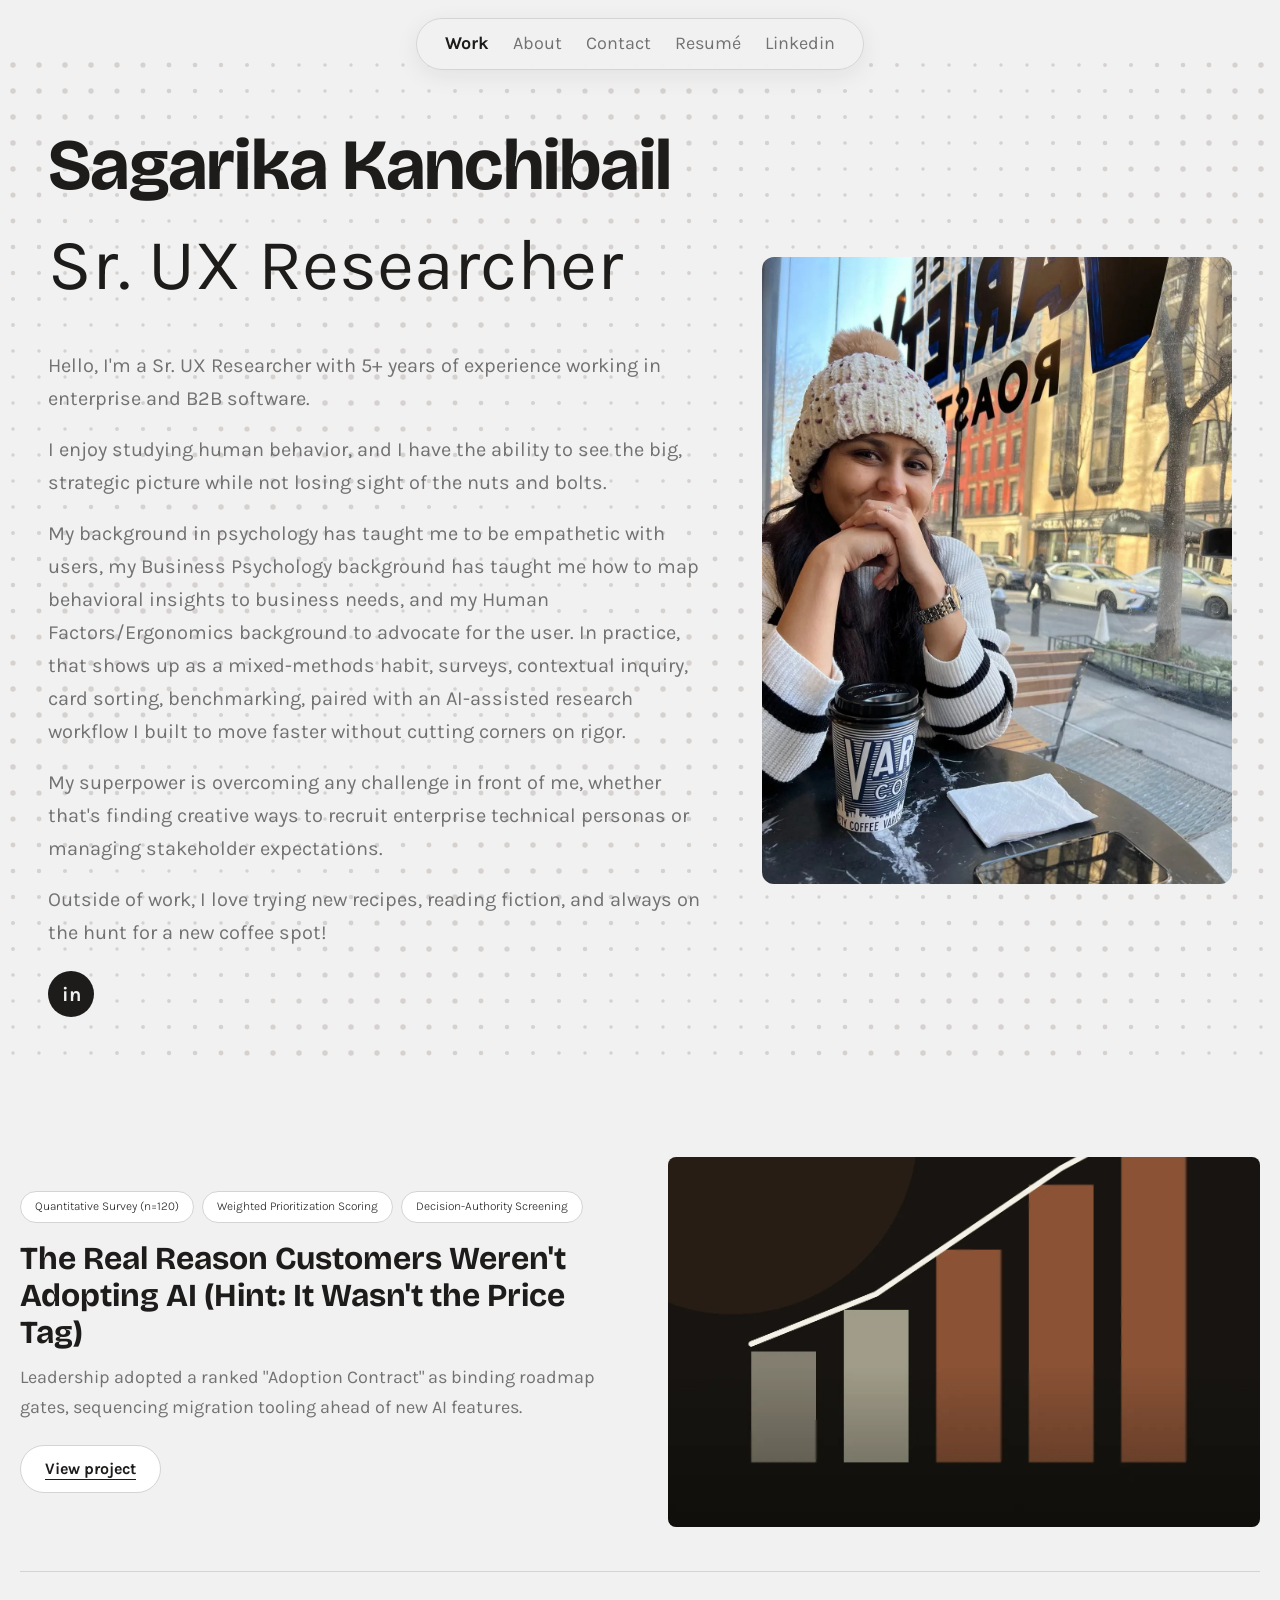
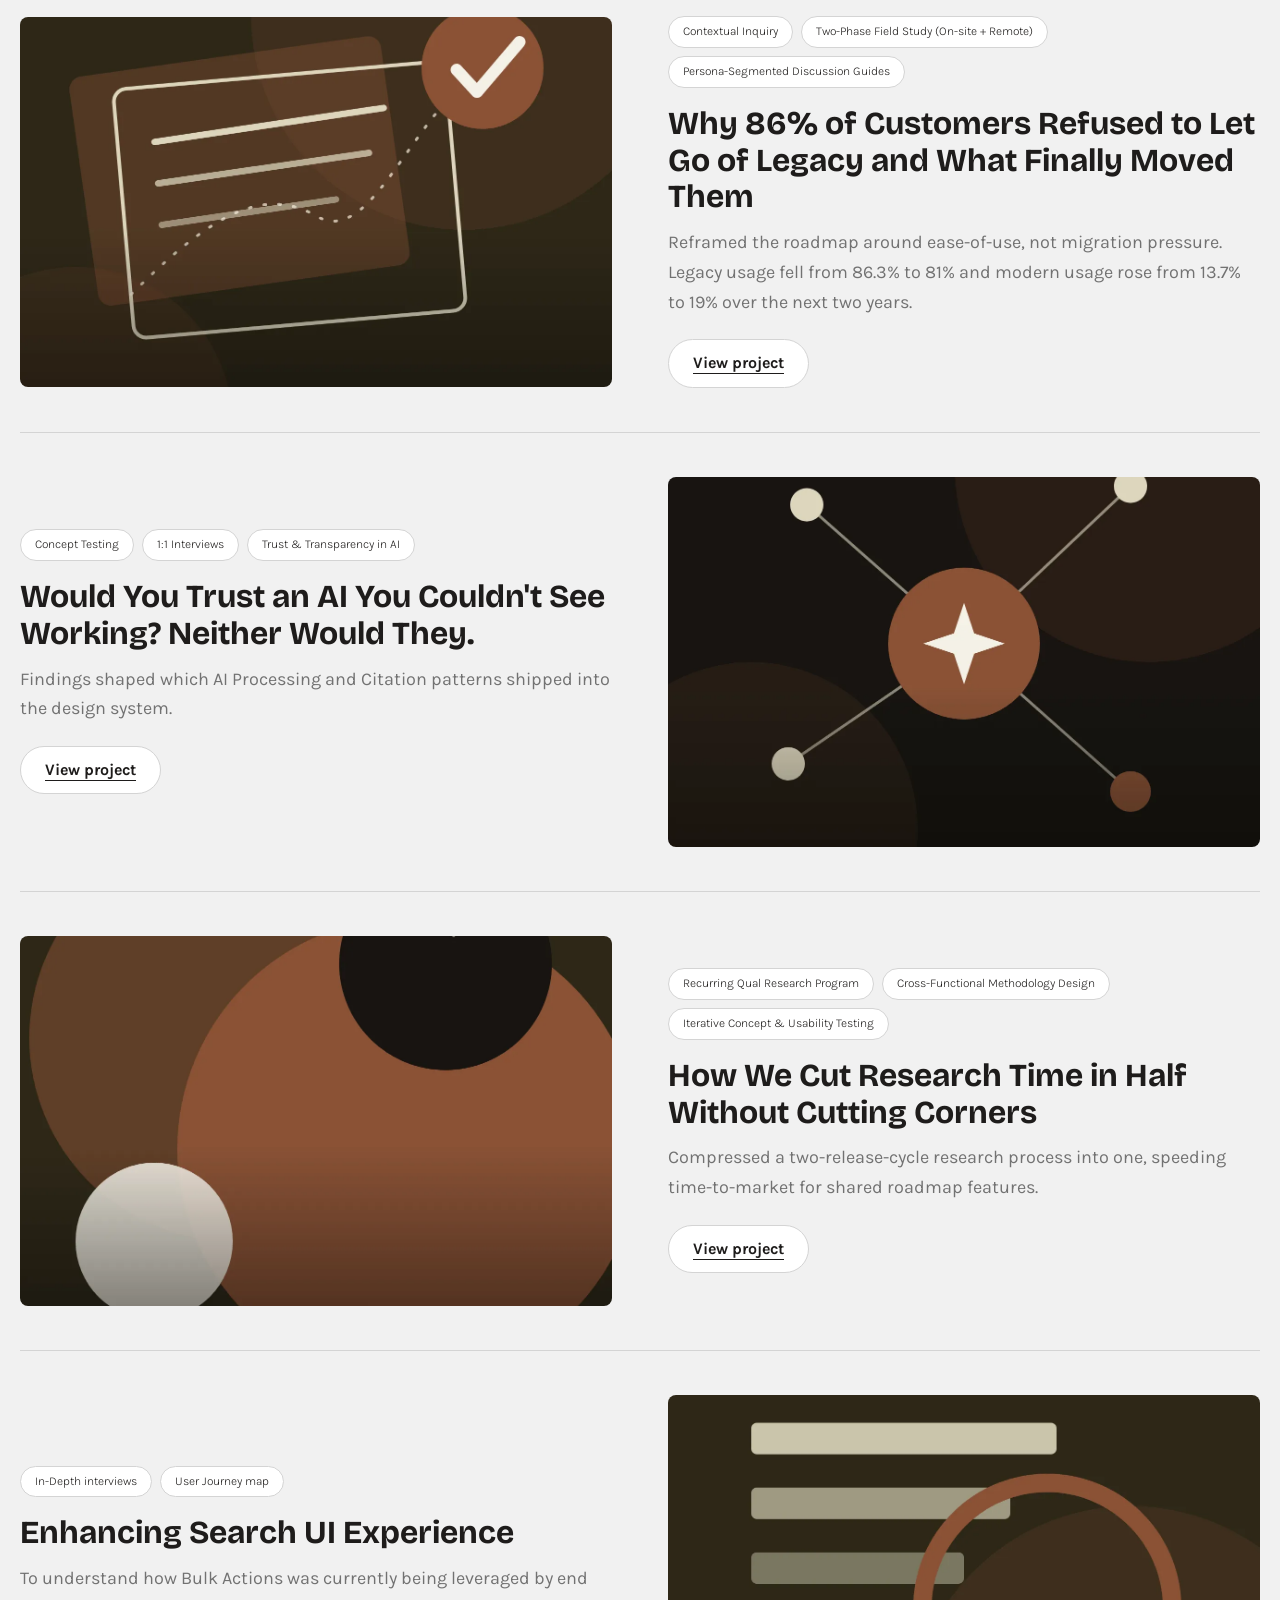
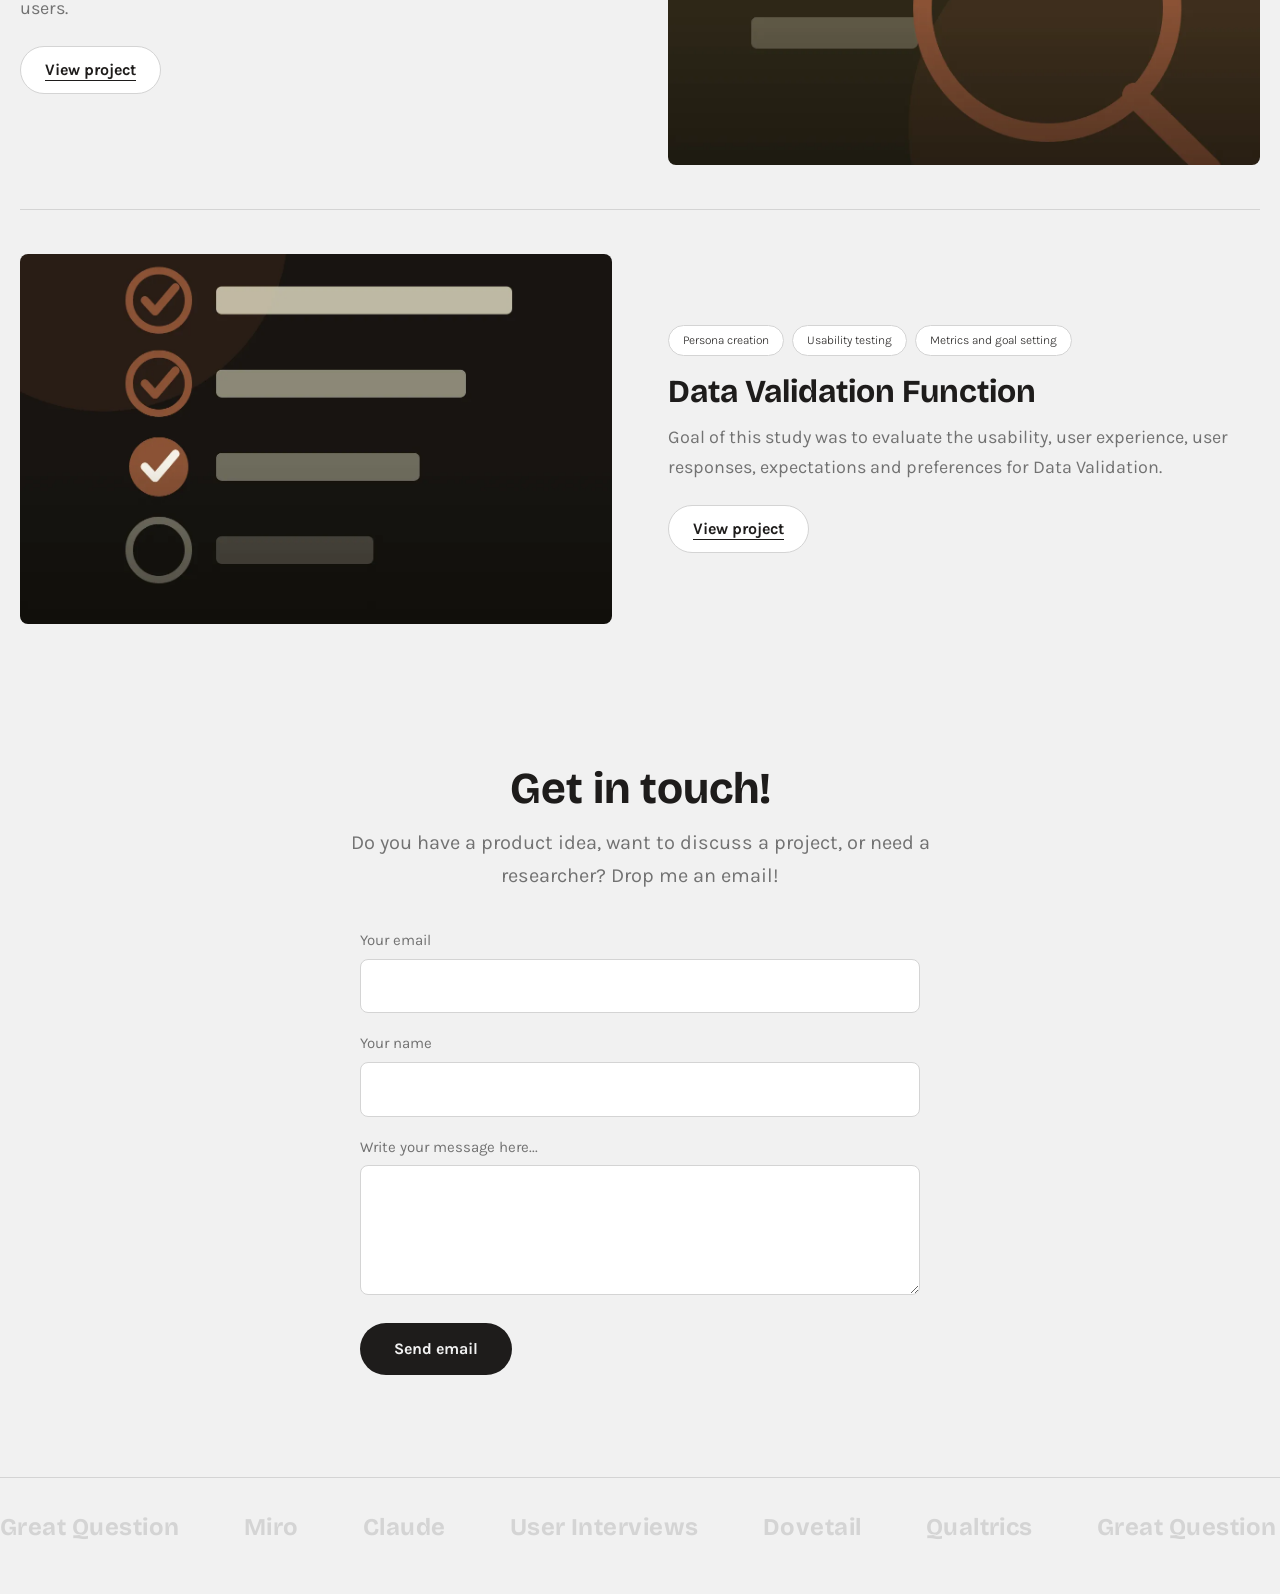
<file: index.html>
<!DOCTYPE html>
<html lang="en">
<head>
  <meta charset="UTF-8">
  <meta name="viewport" content="width=device-width, initial-scale=1.0">
  <title>Sagarika Kanchibail - UX Researcher</title>
  <meta name="description" content="I'm a UX researcher. I'm passionate about creating usable digital products. I have worked with incredibly talented people across different companies.">
  <meta name="robots" content="noindex">
  <link rel="preconnect" href="https://fonts.googleapis.com">
  <link rel="preconnect" href="https://fonts.gstatic.com" crossorigin>
  <link href="https://fonts.googleapis.com/css2?family=Bricolage+Grotesque:opsz,wght@12..96,300;12..96,400;12..96,700&family=Karla:ital,wght@0,300;0,400;0,700;1,400&display=swap" rel="stylesheet">
  <link rel="stylesheet" href="assets/css/style.css">
</head>
<body>

  <div class="nav-shell">
    <nav class="pillnav" aria-label="Main navigation">
      <a href="index.html" class="active">Work</a>
      <a href="about.html">About</a>
      <a href="contact.html">Contact</a>
      <a href="assets/files/Sagarika_Kanchibail_Resume.pdf" target="_blank" rel="noopener">Resumé</a>
      <a href="https://www.linkedin.com/in/sagarikakanchibail/" target="_blank" rel="noopener">Linkedin</a>
    </nav>
  </div>

  <header class="hero">
    <canvas id="dotgrid" aria-hidden="true"></canvas>
    <div class="wrap hero-inner">
      <div class="hero-text">
        <h1>Sagarika Kanchibail</h1>
        <p class="role">Sr. UX Researcher</p>
        <div class="intro">
          <p>Hello, I'm a Sr. UX Researcher with 5+ years of experience working in enterprise and B2B software.</p>
          <p>I enjoy studying human behavior, and I have the ability to see the big, strategic picture while not losing sight of the nuts and bolts.</p>
          <p>My background in psychology has taught me to be empathetic with users, my Business Psychology background has taught me how to map behavioral insights to business needs, and my Human Factors/Ergonomics background to advocate for the user. In practice, that shows up as a mixed-methods habit, surveys, contextual inquiry, card sorting, benchmarking, paired with an AI-assisted research workflow I built to move faster without cutting corners on rigor.</p>
          <p>My superpower is overcoming any challenge in front of me, whether that's finding creative ways to recruit enterprise technical personas or managing stakeholder expectations.</p>
          <p>Outside of work, I love trying new recipes, reading fiction, and always on the hunt for a new coffee spot!</p>
        </div>
        <div class="social-row">
          <a href="https://www.linkedin.com/in/sagarikakanchibail/" target="_blank" rel="noopener" aria-label="LinkedIn">in</a>
        </div>
      </div>
      <div class="hero-photo">
        <img src="assets/images/hero-portrait.webp" alt="Portrait of Sagarika Kanchibail smiling outdoors, colorful historic harbor houses behind">
      </div>
    </div>
  </header>

  <main class="wrap work">

    <article class="project-card">
      <div class="card-text">
        <div class="tags">
          <span class="tag">Quantitative Survey (n=120)</span>
          <span class="tag">Weighted Prioritization Scoring</span>
          <span class="tag">Decision-Authority Screening</span>
        </div>
        <h2><a href="projects/migration-readiness.html">The Real Reason Customers Weren't Adopting AI (Hint: It Wasn't the Price Tag)</a></h2>
        <p class="sub">Leadership adopted a ranked "Adoption Contract" as binding roadmap gates, sequencing migration tooling ahead of new AI features.</p>
        <a class="view-link" href="projects/migration-readiness.html">View project</a>
      </div>
      <div class="card-media">
        <img src="assets/images/thumb-migration.webp" alt="Measuring Migration Confidence — bar chart graphic, n = 120 decision-makers">
      </div>
    </article>

    <article class="project-card flip">
      <div class="card-text">
        <div class="tags">
          <span class="tag">Contextual Inquiry</span>
          <span class="tag">Two-Phase Field Study (On-site + Remote)</span>
          <span class="tag">Persona-Segmented Discussion Guides</span>
        </div>
        <h2><a href="projects/living-with-legacy.html">Why 86% of Customers Refused to Let Go of Legacy and What Finally Moved Them</a></h2>
        <p class="sub">Reframed the roadmap around ease-of-use, not migration pressure. Legacy usage fell from 86.3% to 81% and modern usage rose from 13.7% to 19% over the next two years.</p>
        <a class="view-link" href="projects/living-with-legacy.html">View project</a>
      </div>
      <div class="card-media">
        <img src="assets/images/thumb-legacy.webp" alt="Living With Legacy — legacy interface illustration with checkmark badge">
      </div>
    </article>

    <article class="project-card">
      <div class="card-text">
        <div class="tags">
          <span class="tag">Concept Testing</span>
          <span class="tag">1:1 Interviews</span>
          <span class="tag">Trust &amp; Transparency in AI</span>
        </div>
        <h2><a href="projects/ai-processing-citations.html">Would You Trust an AI You Couldn't See Working? Neither Would They.</a></h2>
        <p class="sub">Findings shaped which AI Processing and Citation patterns shipped into the design system.</p>
        <a class="view-link" href="projects/ai-processing-citations.html">View project</a>
      </div>
      <div class="card-media">
        <img src="assets/images/thumb-ai-processing.webp" alt="AI Processing + Citations — network graphic with sparkle icon">
      </div>
    </article>

    <article class="project-card flip">
      <div class="card-text">
        <div class="tags">
          <span class="tag">Recurring Qual Research Program</span>
          <span class="tag">Cross-Functional Methodology Design</span>
          <span class="tag">Iterative Concept &amp; Usability Testing</span>
        </div>
        <h2><a href="projects/rolling-research.html">How We Cut Research Time in Half Without Cutting Corners</a></h2>
        <p class="sub">Compressed a two-release-cycle research process into one, speeding time-to-market for shared roadmap features.</p>
        <a class="view-link" href="projects/rolling-research.html">View project</a>
      </div>
      <div class="card-media">
        <img src="assets/images/thumb-rolling-research.webp" alt="Rolling Research — abstract overlapping circles graphic">
      </div>
    </article>

    <article class="project-card">
      <div class="card-text">
        <div class="tags">
          <span class="tag">In-Depth interviews</span>
          <span class="tag">User Journey map</span>
        </div>
        <h2><a href="projects/enhancing-bulk-actions.html">Enhancing Search UI Experience</a></h2>
        <p class="sub">To understand how Bulk Actions was currently being leveraged by end users.</p>
        <a class="view-link" href="projects/enhancing-bulk-actions.html">View project</a>
      </div>
      <div class="card-media">
        <img src="assets/images/thumb-search-ui.webp" alt="Enhancing Search UI Experience — search rows graphic">
      </div>
    </article>

    <article class="project-card flip">
      <div class="card-text">
        <div class="tags">
          <span class="tag">Persona creation</span>
          <span class="tag">Usability testing</span>
          <span class="tag">Metrics and goal setting</span>
        </div>
        <h2><a href="projects/data-validation-function.html">Data Validation Function</a></h2>
        <p class="sub">Goal of this study was to evaluate the usability, user experience, user responses, expectations and preferences for Data Validation.</p>
        <a class="view-link" href="projects/data-validation-function.html">View project</a>
      </div>
      <div class="card-media">
        <img src="assets/images/thumb-data-validation.webp" alt="Data Validation Function — checklist graphic">
      </div>
    </article>

  </main>

  <section class="wrap contact-section" id="contact">
    <h2>Get in touch!</h2>
    <p class="lede">Do you have a product idea, want to discuss a project, or need a researcher? Drop me an email!</p>
    <form class="contact-form" data-contact-form>
      <div class="field">
        <label for="cf-email">Your email</label>
        <input id="cf-email" type="email" name="email" required>
      </div>
      <div class="field">
        <label for="cf-name">Your name</label>
        <input id="cf-name" type="text" name="name" required>
      </div>
      <div class="field">
        <label for="cf-msg">Write your message here...</label>
        <textarea id="cf-msg" name="message" required></textarea>
      </div>
      <button class="btn" type="submit">Send email</button>
      <p class="form-note"></p>
    </form>
    <p class="form-ok">Thanks — your message is on its way. I'll get back to you soon!</p>
  </section>

  <footer class="marquee" aria-label="Research tools">
    <div class="marquee-track">
      <span>Great Question</span><span>Miro</span><span>Claude</span><span>User Interviews</span><span>Dovetail</span><span>Qualtrics</span>
      <span>Great Question</span><span>Miro</span><span>Claude</span><span>User Interviews</span><span>Dovetail</span><span>Qualtrics</span>
    </div>
  </footer>

  <script src="assets/js/main.js"></script>
</body>
</html>
</file>
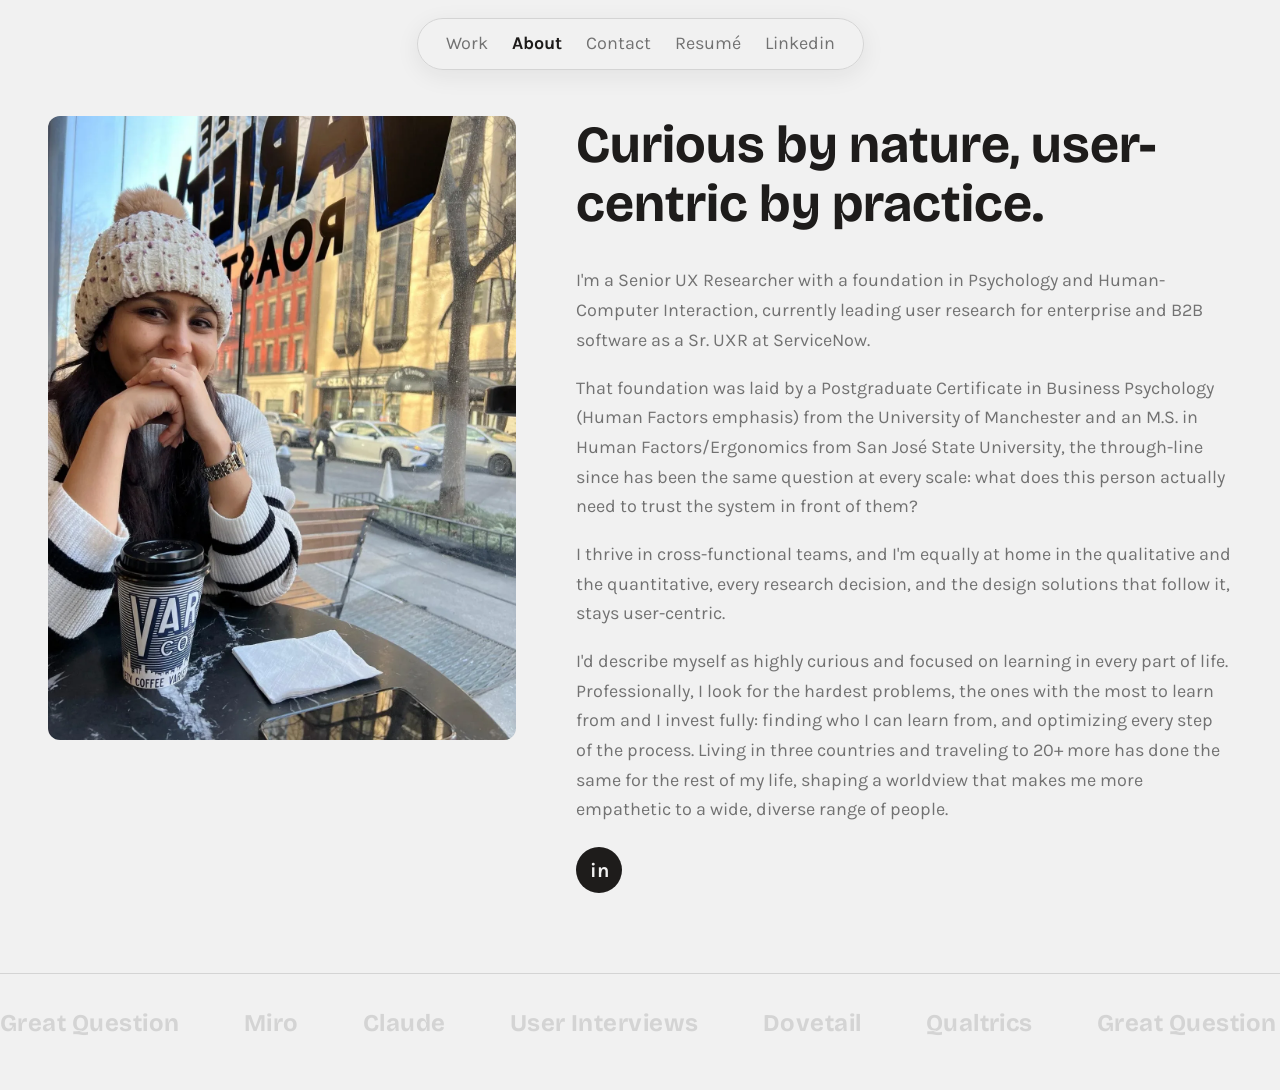
<file: about.html>
<!DOCTYPE html>
<html lang="en">
<head>
  <meta charset="UTF-8">
  <meta name="viewport" content="width=device-width, initial-scale=1.0">
  <title>About — Sagarika Kanchibail, UX Researcher</title>
  <meta name="description" content="I'm a UX researcher. I'm passionate about creating usable digital products. I have worked with incredibly talented people across different companies.">
  <meta name="robots" content="noindex">
  <link rel="preconnect" href="https://fonts.googleapis.com">
  <link rel="preconnect" href="https://fonts.gstatic.com" crossorigin>
  <link href="https://fonts.googleapis.com/css2?family=Bricolage+Grotesque:opsz,wght@12..96,300;12..96,400;12..96,700&family=Karla:ital,wght@0,300;0,400;0,700;1,400&display=swap" rel="stylesheet">
  <link rel="stylesheet" href="assets/css/style.css">
</head>
<body>

  <div class="nav-shell">
    <nav class="pillnav" aria-label="Main navigation">
      <a href="index.html">Work</a>
      <a href="about.html" class="active">About</a>
      <a href="contact.html">Contact</a>
      <a href="assets/files/Sagarika_Kanchibail_Resume.pdf" target="_blank" rel="noopener">Resumé</a>
      <a href="https://www.linkedin.com/in/sagarikakanchibail/" target="_blank" rel="noopener">Linkedin</a>
    </nav>
  </div>

  <main class="wrap">
    <div class="about-grid">
      <div>
        <img src="assets/images/hero-portrait.webp" alt="Portrait of Sagarika Kanchibail smiling outdoors, colorful historic harbor houses behind">
      </div>
      <div>
        <h1>Curious by nature, user-centric by practice.</h1>
        <p>I'm a Senior UX Researcher with a foundation in Psychology and Human-Computer Interaction, currently leading user research for enterprise and B2B software as a Sr. UXR at ServiceNow.</p>
        <p>That foundation was laid by a Postgraduate Certificate in Business Psychology (Human Factors emphasis) from the University of Manchester and an M.S. in Human Factors/Ergonomics from San José State University, the through-line since has been the same question at every scale: what does this person actually need to trust the system in front of them?</p>
        <p>I thrive in cross-functional teams, and I'm equally at home in the qualitative and the quantitative, every research decision, and the design solutions that follow it, stays user-centric.</p>
        <p>I'd describe myself as highly curious and focused on learning in every part of life. Professionally, I look for the hardest problems, the ones with the most to learn from and I invest fully: finding who I can learn from, and optimizing every step of the process. Living in three countries and traveling to 20+ more has done the same for the rest of my life, shaping a worldview that makes me more empathetic to a wide, diverse range of people.</p>
        <div class="social-row">
          <a href="https://www.linkedin.com/in/sagarikakanchibail/" target="_blank" rel="noopener" aria-label="LinkedIn">in</a>
        </div>
      </div>
    </div>
  </main>

  <footer class="marquee" aria-label="Research tools">
    <div class="marquee-track">
      <span>Great Question</span><span>Miro</span><span>Claude</span><span>User Interviews</span><span>Dovetail</span><span>Qualtrics</span>
      <span>Great Question</span><span>Miro</span><span>Claude</span><span>User Interviews</span><span>Dovetail</span><span>Qualtrics</span>
    </div>
  </footer>

  <script src="assets/js/main.js"></script>
</body>
</html>
</file>
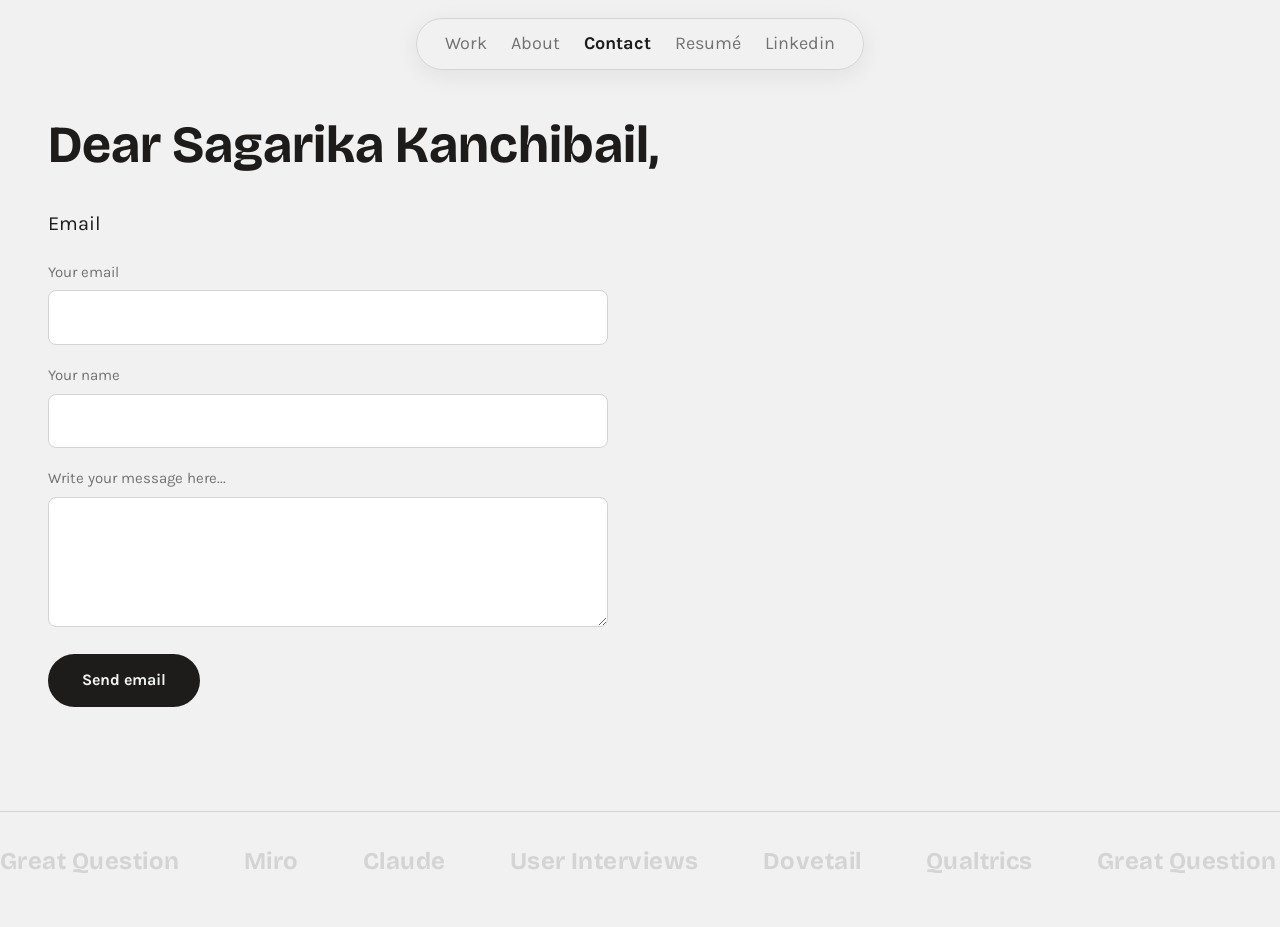
<file: contact.html>
<!DOCTYPE html>
<html lang="en">
<head>
  <meta charset="UTF-8">
  <meta name="viewport" content="width=device-width, initial-scale=1.0">
  <title>Contact — Sagarika Kanchibail, UX Researcher</title>
  <meta name="description" content="I'm a UX researcher. I'm passionate about creating usable digital products. I have worked with incredibly talented people across different companies.">
  <meta name="robots" content="noindex">
  <link rel="preconnect" href="https://fonts.googleapis.com">
  <link rel="preconnect" href="https://fonts.gstatic.com" crossorigin>
  <link href="https://fonts.googleapis.com/css2?family=Bricolage+Grotesque:opsz,wght@12..96,300;12..96,400;12..96,700&family=Karla:ital,wght@0,300;0,400;0,700;1,400&display=swap" rel="stylesheet">
  <link rel="stylesheet" href="assets/css/style.css">
</head>
<body>

  <div class="nav-shell">
    <nav class="pillnav" aria-label="Main navigation">
      <a href="index.html">Work</a>
      <a href="about.html">About</a>
      <a href="contact.html" class="active">Contact</a>
      <a href="assets/files/Sagarika_Kanchibail_Resume.pdf" target="_blank" rel="noopener">Resumé</a>
      <a href="https://www.linkedin.com/in/sagarikakanchibail/" target="_blank" rel="noopener">Linkedin</a>
    </nav>
  </div>

  <main class="wrap">
    <div class="contact-page">
      <h1>Dear Sagarika Kanchibail,</h1>
      <p class="lede-para">Email</p>
      <form class="contact-form" data-contact-form style="margin:0;">
        <div class="field">
          <label for="cf-email">Your email</label>
          <input id="cf-email" type="email" name="email" required>
        </div>
        <div class="field">
          <label for="cf-name">Your name</label>
          <input id="cf-name" type="text" name="name" required>
        </div>
        <div class="field">
          <label for="cf-msg">Write your message here...</label>
          <textarea id="cf-msg" name="message" required></textarea>
        </div>
        <button class="btn" type="submit">Send email</button>
        <p class="form-note"></p>
      </form>
      <p class="form-ok">Thanks — your message is on its way. I'll get back to you soon!</p>
    </div>
  </main>

  <footer class="marquee" aria-label="Research tools">
    <div class="marquee-track">
      <span>Great Question</span><span>Miro</span><span>Claude</span><span>User Interviews</span><span>Dovetail</span><span>Qualtrics</span>
      <span>Great Question</span><span>Miro</span><span>Claude</span><span>User Interviews</span><span>Dovetail</span><span>Qualtrics</span>
    </div>
  </footer>

  <script src="assets/js/main.js"></script>
</body>
</html>
</file>
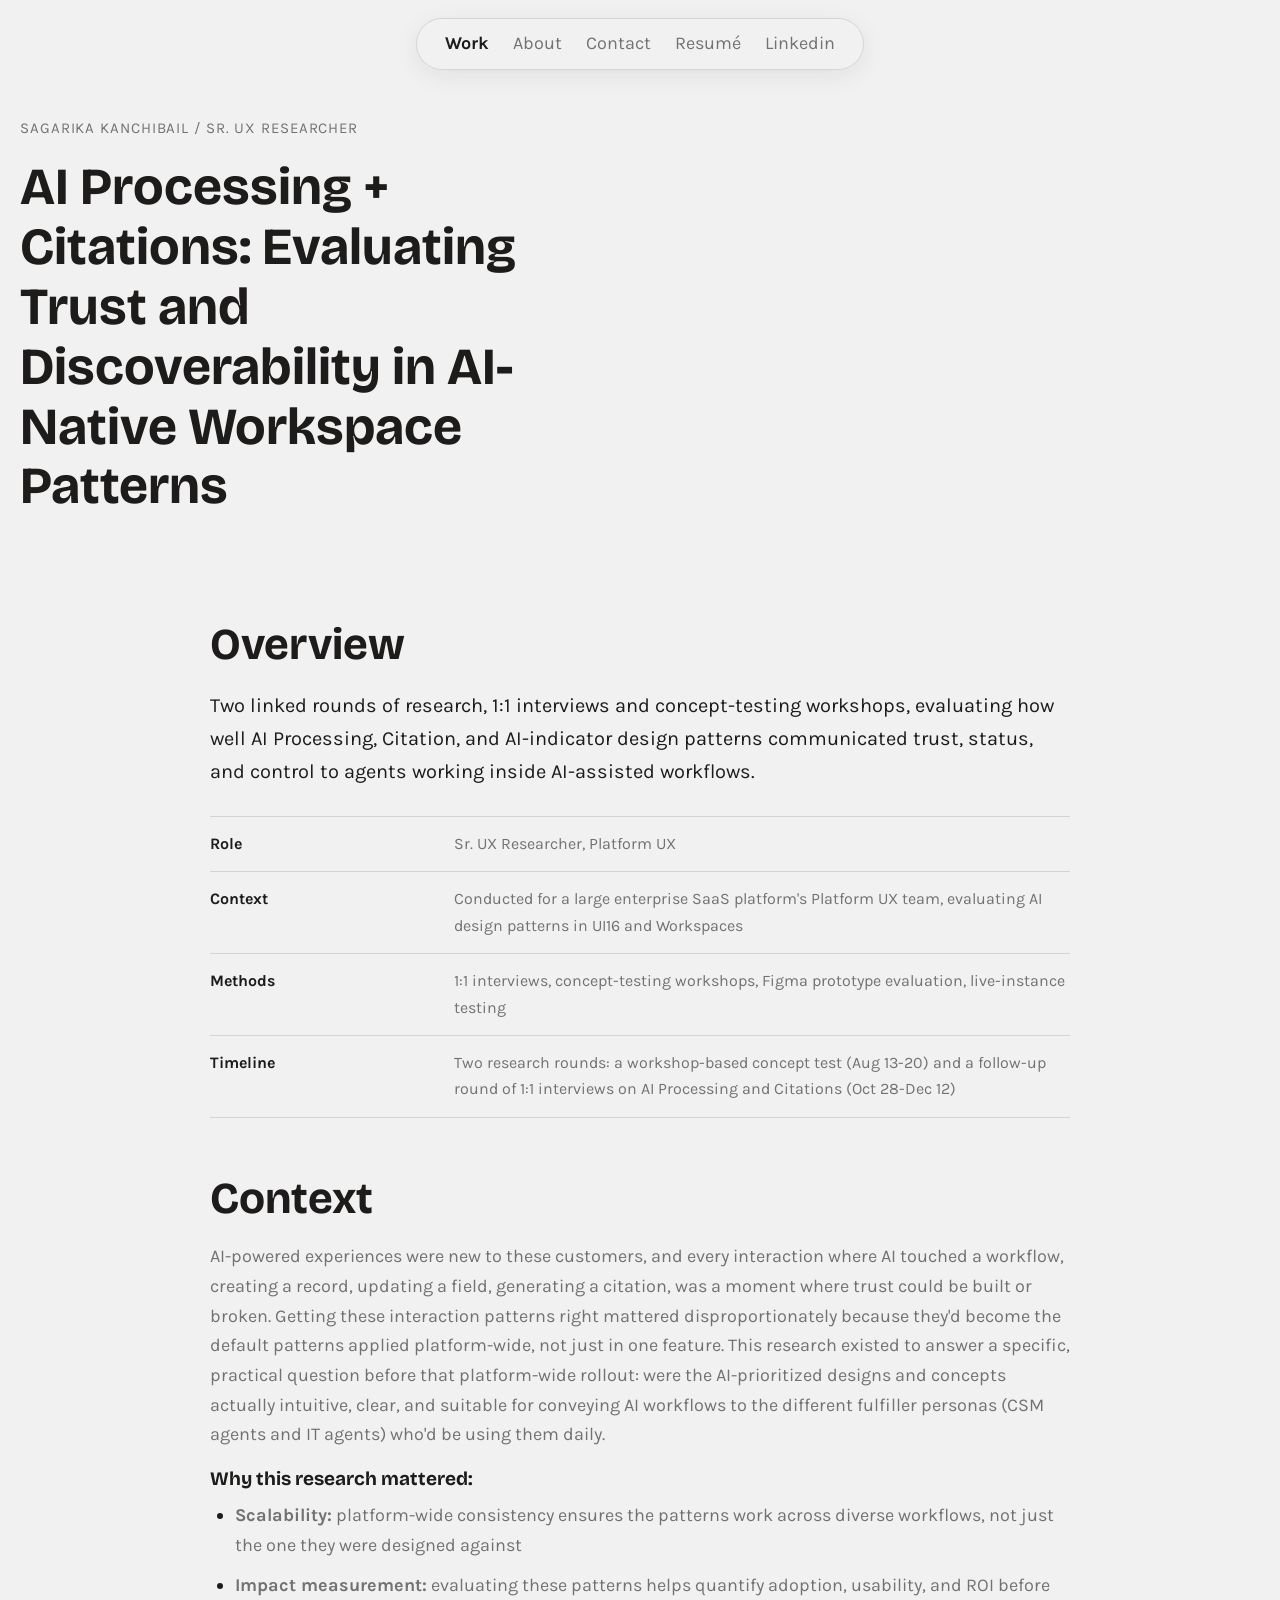
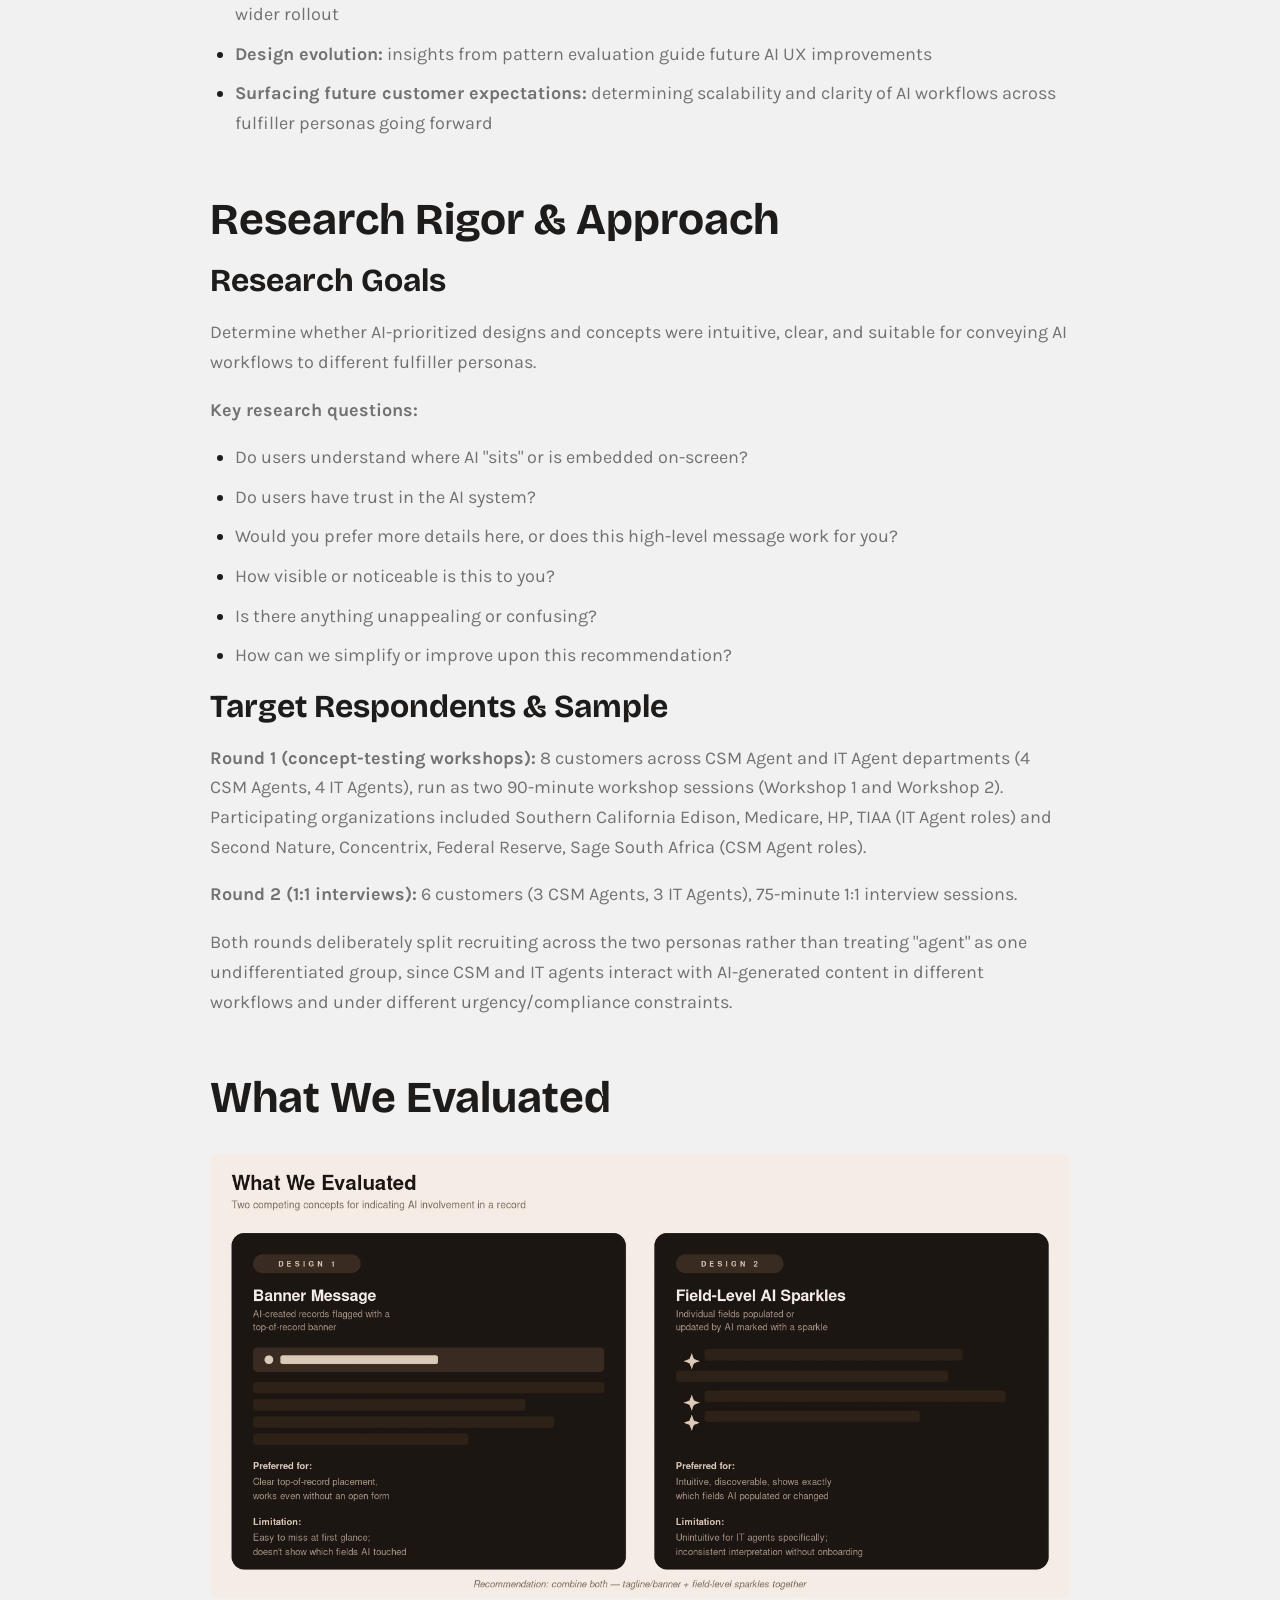
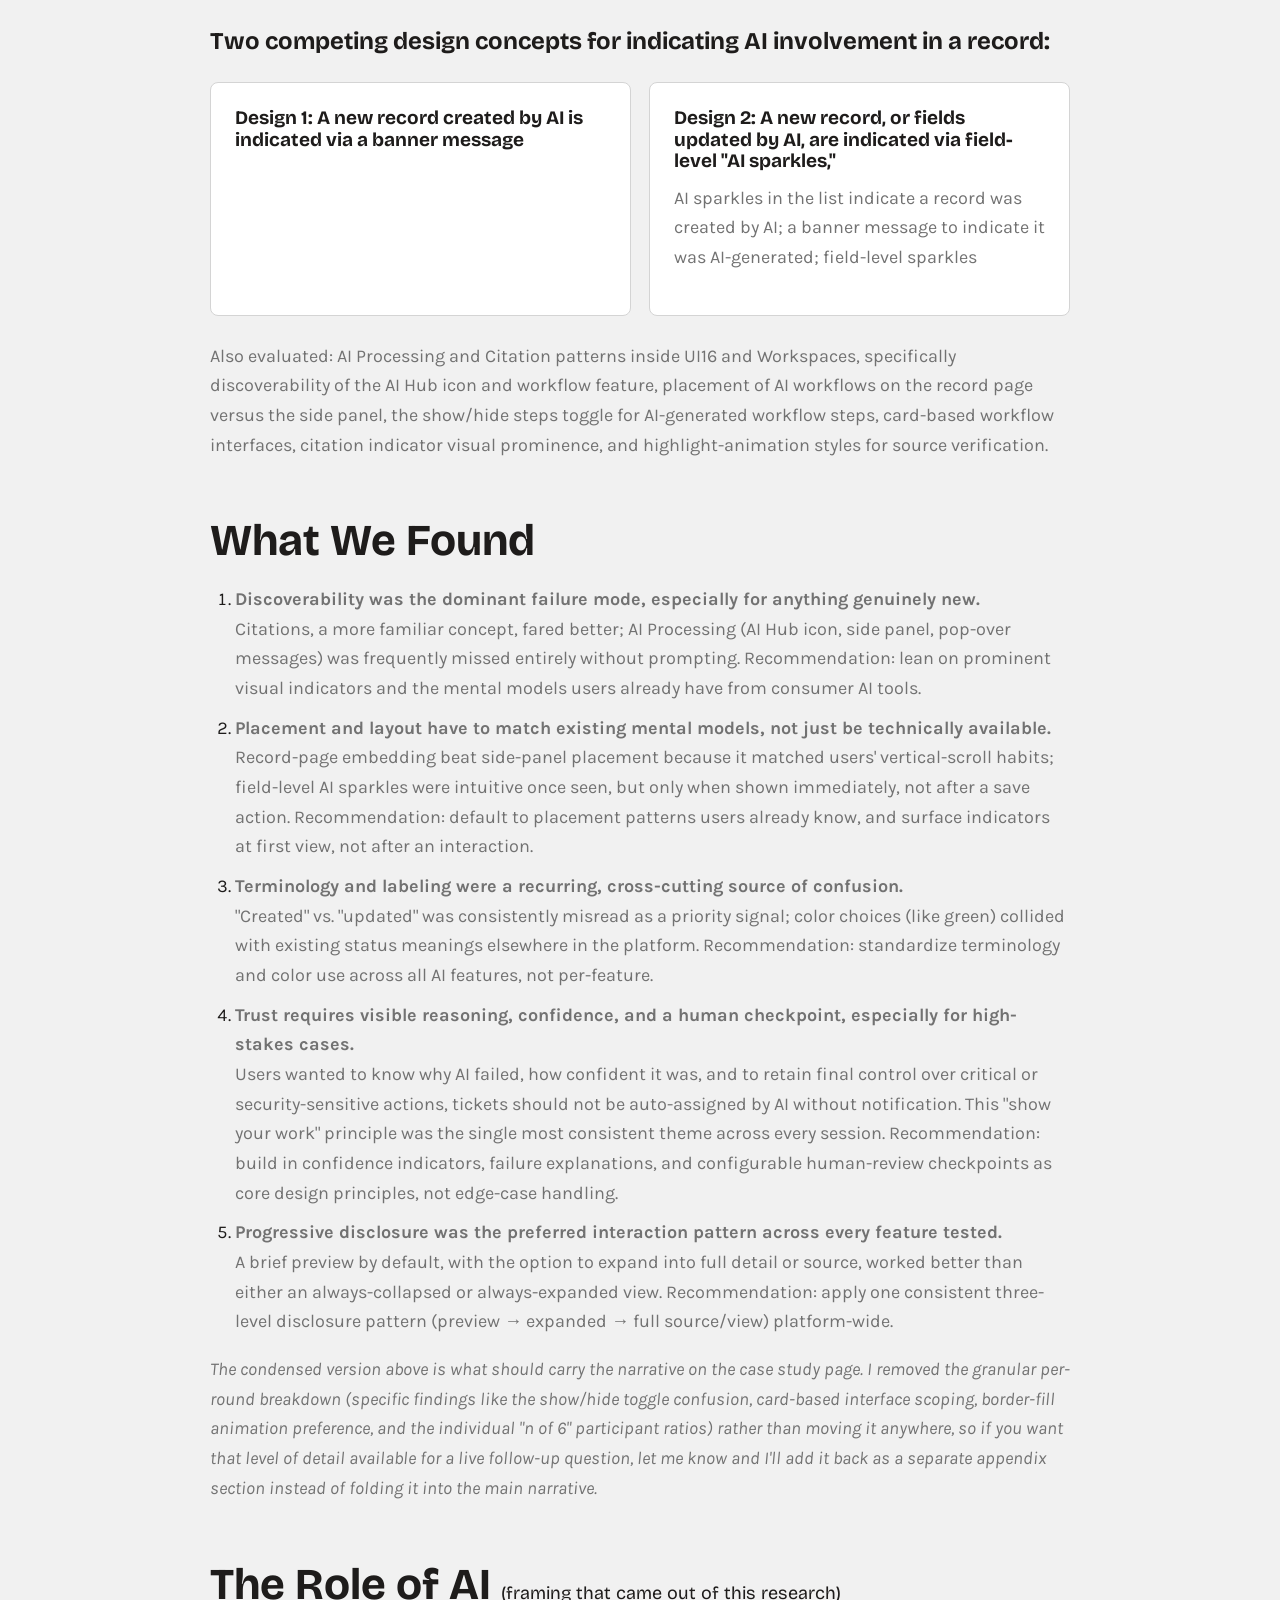
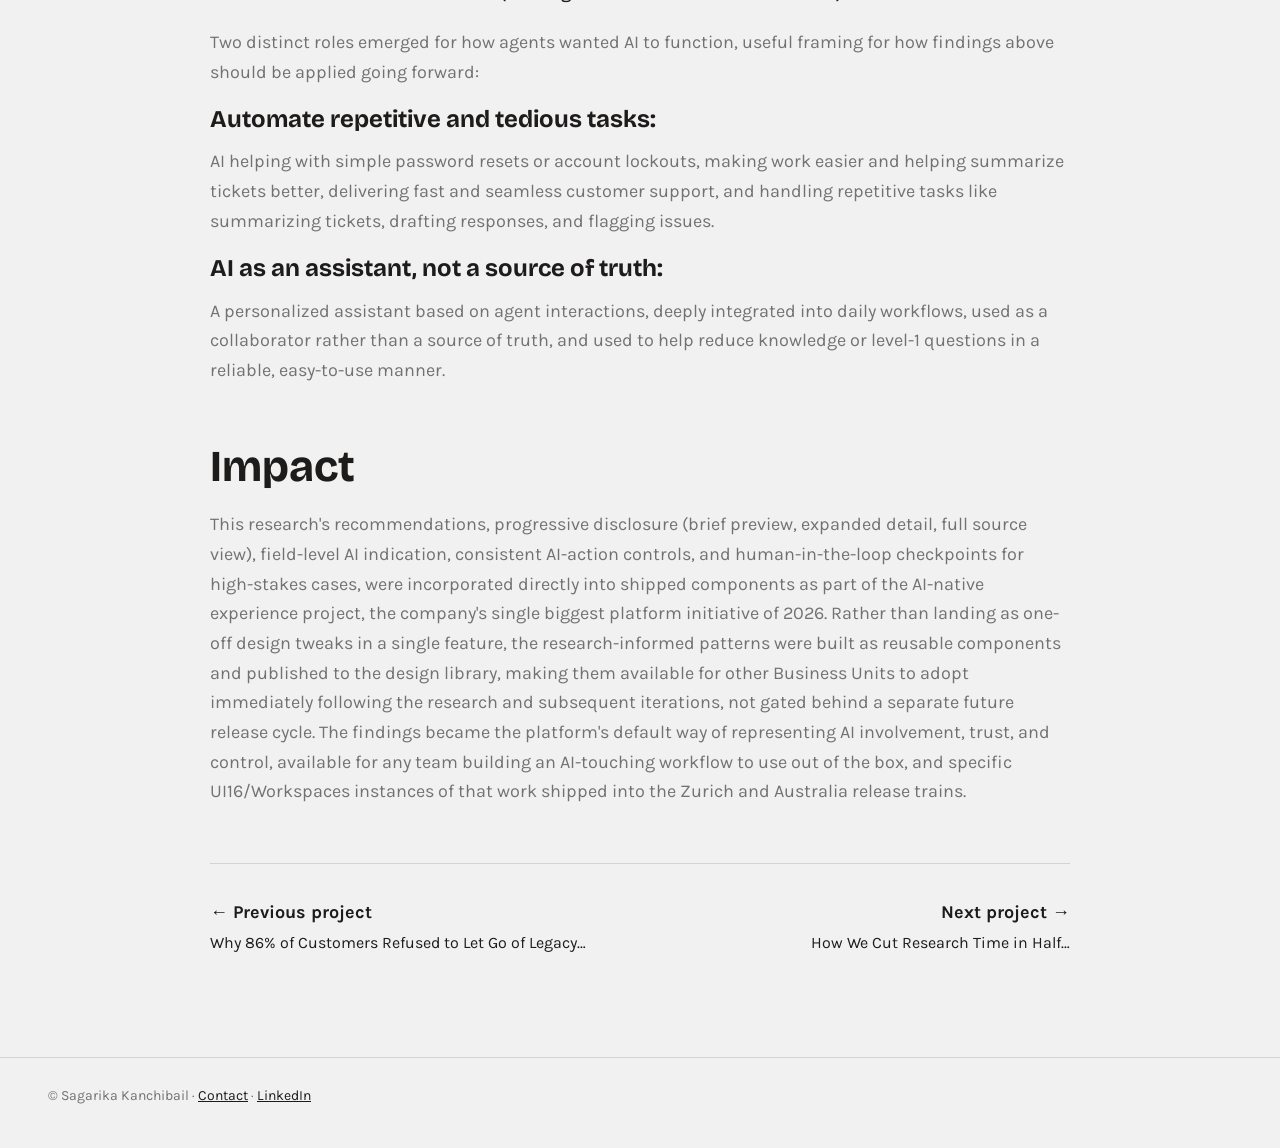
<file: projects/ai-processing-citations.html>
<!DOCTYPE html>
<html lang="en">
<head>
  <meta charset="UTF-8">
  <meta name="viewport" content="width=device-width, initial-scale=1.0">
  <title>AI Processing + Citations — Sagarika Kanchibail</title>
  <meta name="description" content="I'm a UX researcher. I'm passionate about creating usable digital products. I have worked with incredibly talented people across different companies.">
  <meta name="robots" content="noindex">
  <link rel="preconnect" href="https://fonts.googleapis.com">
  <link rel="preconnect" href="https://fonts.gstatic.com" crossorigin>
  <link href="https://fonts.googleapis.com/css2?family=Bricolage+Grotesque:opsz,wght@12..96,300;12..96,400;12..96,700&family=Karla:ital,wght@0,300;0,400;0,700;1,400&display=swap" rel="stylesheet">
  <link rel="stylesheet" href="../assets/css/style.css">
</head>
<body>

  <div class="nav-shell">
    <nav class="pillnav" aria-label="Main navigation">
      <a href="../index.html" class="active">Work</a>
      <a href="../about.html">About</a>
      <a href="../contact.html">Contact</a>
      <a href="../assets/files/Sagarika_Kanchibail_Resume.pdf" target="_blank" rel="noopener">Resumé</a>
      <a href="https://www.linkedin.com/in/sagarikakanchibail/" target="_blank" rel="noopener">Linkedin</a>
    </nav>
  </div>

  <header class="wrap case-hero">
    <p class="byline">Sagarika Kanchibail / Sr. UX Researcher</p>
    <h1>AI Processing + Citations: Evaluating Trust and Discoverability in AI-Native Workspace Patterns</h1>
  </header>

  <main class="wrap case-body narrow">

    <section>
      <h1>Overview</h1>
      <p class="lede-para">Two linked rounds of research, 1:1 interviews and concept-testing workshops, evaluating how well AI Processing, Citation, and AI-indicator design patterns communicated trust, status, and control to agents working inside AI-assisted workflows.</p>
      <dl class="glance">
        <div class="glance-row"><dt>Role</dt><dd>Sr. UX Researcher, Platform UX</dd></div>
        <div class="glance-row"><dt>Context</dt><dd>Conducted for a large enterprise SaaS platform's Platform UX team, evaluating AI design patterns in UI16 and Workspaces</dd></div>
        <div class="glance-row"><dt>Methods</dt><dd>1:1 interviews, concept-testing workshops, Figma prototype evaluation, live-instance testing</dd></div>
        <div class="glance-row"><dt>Timeline</dt><dd>Two research rounds: a workshop-based concept test (Aug 13-20) and a follow-up round of 1:1 interviews on AI Processing and Citations (Oct 28-Dec 12)</dd></div>
      </dl>
    </section>

    <section>
      <h1>Context</h1>
      <p>AI-powered experiences were new to these customers, and every interaction where AI touched a workflow, creating a record, updating a field, generating a citation, was a moment where trust could be built or broken. Getting these interaction patterns right mattered disproportionately because they'd become the default patterns applied platform-wide, not just in one feature. This research existed to answer a specific, practical question before that platform-wide rollout: were the AI-prioritized designs and concepts actually intuitive, clear, and suitable for conveying AI workflows to the different fulfiller personas (CSM agents and IT agents) who'd be using them daily.</p>
      <h4>Why this research mattered:</h4>
      <ul>
        <li><strong>Scalability:</strong> platform-wide consistency ensures the patterns work across diverse workflows, not just the one they were designed against</li>
        <li><strong>Impact measurement:</strong> evaluating these patterns helps quantify adoption, usability, and ROI before wider rollout</li>
        <li><strong>Design evolution:</strong> insights from pattern evaluation guide future AI UX improvements</li>
        <li><strong>Surfacing future customer expectations:</strong> determining scalability and clarity of AI workflows across fulfiller personas going forward</li>
      </ul>
    </section>

    <section>
      <h1>Research Rigor &amp; Approach</h1>
      <h2>Research Goals</h2>
      <p>Determine whether AI-prioritized designs and concepts were intuitive, clear, and suitable for conveying AI workflows to different fulfiller personas.</p>
      <p><strong>Key research questions:</strong></p>
      <ul>
        <li>Do users understand where AI "sits" or is embedded on-screen?</li>
        <li>Do users have trust in the AI system?</li>
        <li>Would you prefer more details here, or does this high-level message work for you?</li>
        <li>How visible or noticeable is this to you?</li>
        <li>Is there anything unappealing or confusing?</li>
        <li>How can we simplify or improve upon this recommendation?</li>
      </ul>
      <h2>Target Respondents &amp; Sample</h2>
      <p><strong>Round 1 (concept-testing workshops):</strong> 8 customers across CSM Agent and IT Agent departments (4 CSM Agents, 4 IT Agents), run as two 90-minute workshop sessions (Workshop 1 and Workshop 2). Participating organizations included Southern California Edison, Medicare, HP, TIAA (IT Agent roles) and Second Nature, Concentrix, Federal Reserve, Sage South Africa (CSM Agent roles).</p>
      <p><strong>Round 2 (1:1 interviews):</strong> 6 customers (3 CSM Agents, 3 IT Agents), 75-minute 1:1 interview sessions.</p>
      <p>Both rounds deliberately split recruiting across the two personas rather than treating "agent" as one undifferentiated group, since CSM and IT agents interact with AI-generated content in different workflows and under different urgency/compliance constraints.</p>
    </section>

    <section>
      <h1>What We Evaluated</h1>
      <figure class="figure">
        <img src="../assets/images/p3-ai/p3-concepts.webp" alt="Two competing concepts for indicating AI involvement in a record: banner message vs field-level AI sparkles, with recommendation to combine both">
      </figure>
      <h3>Two competing design concepts for indicating AI involvement in a record:</h3>
      <div class="cards">
        <div class="card">
          <h4>Design 1: A new record created by AI is indicated via a banner message</h4>
        </div>
        <div class="card">
          <h4>Design 2: A new record, or fields updated by AI, are indicated via field-level "AI sparkles,"</h4>
          <p>AI sparkles in the list indicate a record was created by AI; a banner message to indicate it was AI-generated; field-level sparkles</p>
        </div>
      </div>
      <p>Also evaluated: AI Processing and Citation patterns inside UI16 and Workspaces, specifically discoverability of the AI Hub icon and workflow feature, placement of AI workflows on the record page versus the side panel, the show/hide steps toggle for AI-generated workflow steps, card-based workflow interfaces, citation indicator visual prominence, and highlight-animation styles for source verification.</p>
    </section>

    <section>
      <h1>What We Found</h1>
      <ol>
        <li><strong>Discoverability was the dominant failure mode, especially for anything genuinely new.</strong><br>Citations, a more familiar concept, fared better; AI Processing (AI Hub icon, side panel, pop-over messages) was frequently missed entirely without prompting. Recommendation: lean on prominent visual indicators and the mental models users already have from consumer AI tools.</li>
        <li><strong>Placement and layout have to match existing mental models, not just be technically available.</strong><br>Record-page embedding beat side-panel placement because it matched users' vertical-scroll habits; field-level AI sparkles were intuitive once seen, but only when shown immediately, not after a save action. Recommendation: default to placement patterns users already know, and surface indicators at first view, not after an interaction.</li>
        <li><strong>Terminology and labeling were a recurring, cross-cutting source of confusion.</strong><br>"Created" vs. "updated" was consistently misread as a priority signal; color choices (like green) collided with existing status meanings elsewhere in the platform. Recommendation: standardize terminology and color use across all AI features, not per-feature.</li>
        <li><strong>Trust requires visible reasoning, confidence, and a human checkpoint, especially for high-stakes cases.</strong><br>Users wanted to know why AI failed, how confident it was, and to retain final control over critical or security-sensitive actions, tickets should not be auto-assigned by AI without notification. This "show your work" principle was the single most consistent theme across every session. Recommendation: build in confidence indicators, failure explanations, and configurable human-review checkpoints as core design principles, not edge-case handling.</li>
        <li><strong>Progressive disclosure was the preferred interaction pattern across every feature tested.</strong><br>A brief preview by default, with the option to expand into full detail or source, worked better than either an always-collapsed or always-expanded view. Recommendation: apply one consistent three-level disclosure pattern (preview → expanded → full source/view) platform-wide.</li>
      </ol>
      <p><em>The condensed version above is what should carry the narrative on the case study page. I removed the granular per-round breakdown (specific findings like the show/hide toggle confusion, card-based interface scoping, border-fill animation preference, and the individual "n of 6" participant ratios) rather than moving it anywhere, so if you want that level of detail available for a live follow-up question, let me know and I'll add it back as a separate appendix section instead of folding it into the main narrative.</em></p>
    </section>

    <section>
      <h1>The Role of AI <span style="font-size:18px;font-weight:400;">(framing that came out of this research)</span></h1>
      <p>Two distinct roles emerged for how agents wanted AI to function, useful framing for how findings above should be applied going forward:</p>
      <h3>Automate repetitive and tedious tasks:</h3>
      <p>AI helping with simple password resets or account lockouts, making work easier and helping summarize tickets better, delivering fast and seamless customer support, and handling repetitive tasks like summarizing tickets, drafting responses, and flagging issues.</p>
      <h3>AI as an assistant, not a source of truth:</h3>
      <p>A personalized assistant based on agent interactions, deeply integrated into daily workflows, used as a collaborator rather than a source of truth, and used to help reduce knowledge or level-1 questions in a reliable, easy-to-use manner.</p>
    </section>

    <section>
      <h1>Impact</h1>
      <p>This research's recommendations, progressive disclosure (brief preview, expanded detail, full source view), field-level AI indication, consistent AI-action controls, and human-in-the-loop checkpoints for high-stakes cases, were incorporated directly into shipped components as part of the AI-native experience project, the company's single biggest platform initiative of 2026. Rather than landing as one-off design tweaks in a single feature, the research-informed patterns were built as reusable components and published to the design library, making them available for other Business Units to adopt immediately following the research and subsequent iterations, not gated behind a separate future release cycle. The findings became the platform's default way of representing AI involvement, trust, and control, available for any team building an AI-touching workflow to use out of the box, and specific UI16/Workspaces instances of that work shipped into the Zurich and Australia release trains.</p>
    </section>

    <nav class="pagenav" aria-label="Project navigation">
      <a class="prev" href="living-with-legacy.html">← Previous project<br><span style="font-weight:400;font-size:16px;">Why 86% of Customers Refused to Let Go of Legacy…</span></a>
      <a class="next" href="rolling-research.html">Next project →<br><span style="font-weight:400;font-size:16px;">How We Cut Research Time in Half…</span></a>
    </nav>

  </main>

  <footer class="footer">
    <div class="wrap">© Sagarika Kanchibail · <a href="../contact.html">Contact</a> · <a href="https://www.linkedin.com/in/sagarikakanchibail/" target="_blank" rel="noopener">LinkedIn</a></div>
  </footer>

  <script src="../assets/js/main.js"></script>
</body>
</html>
</file>
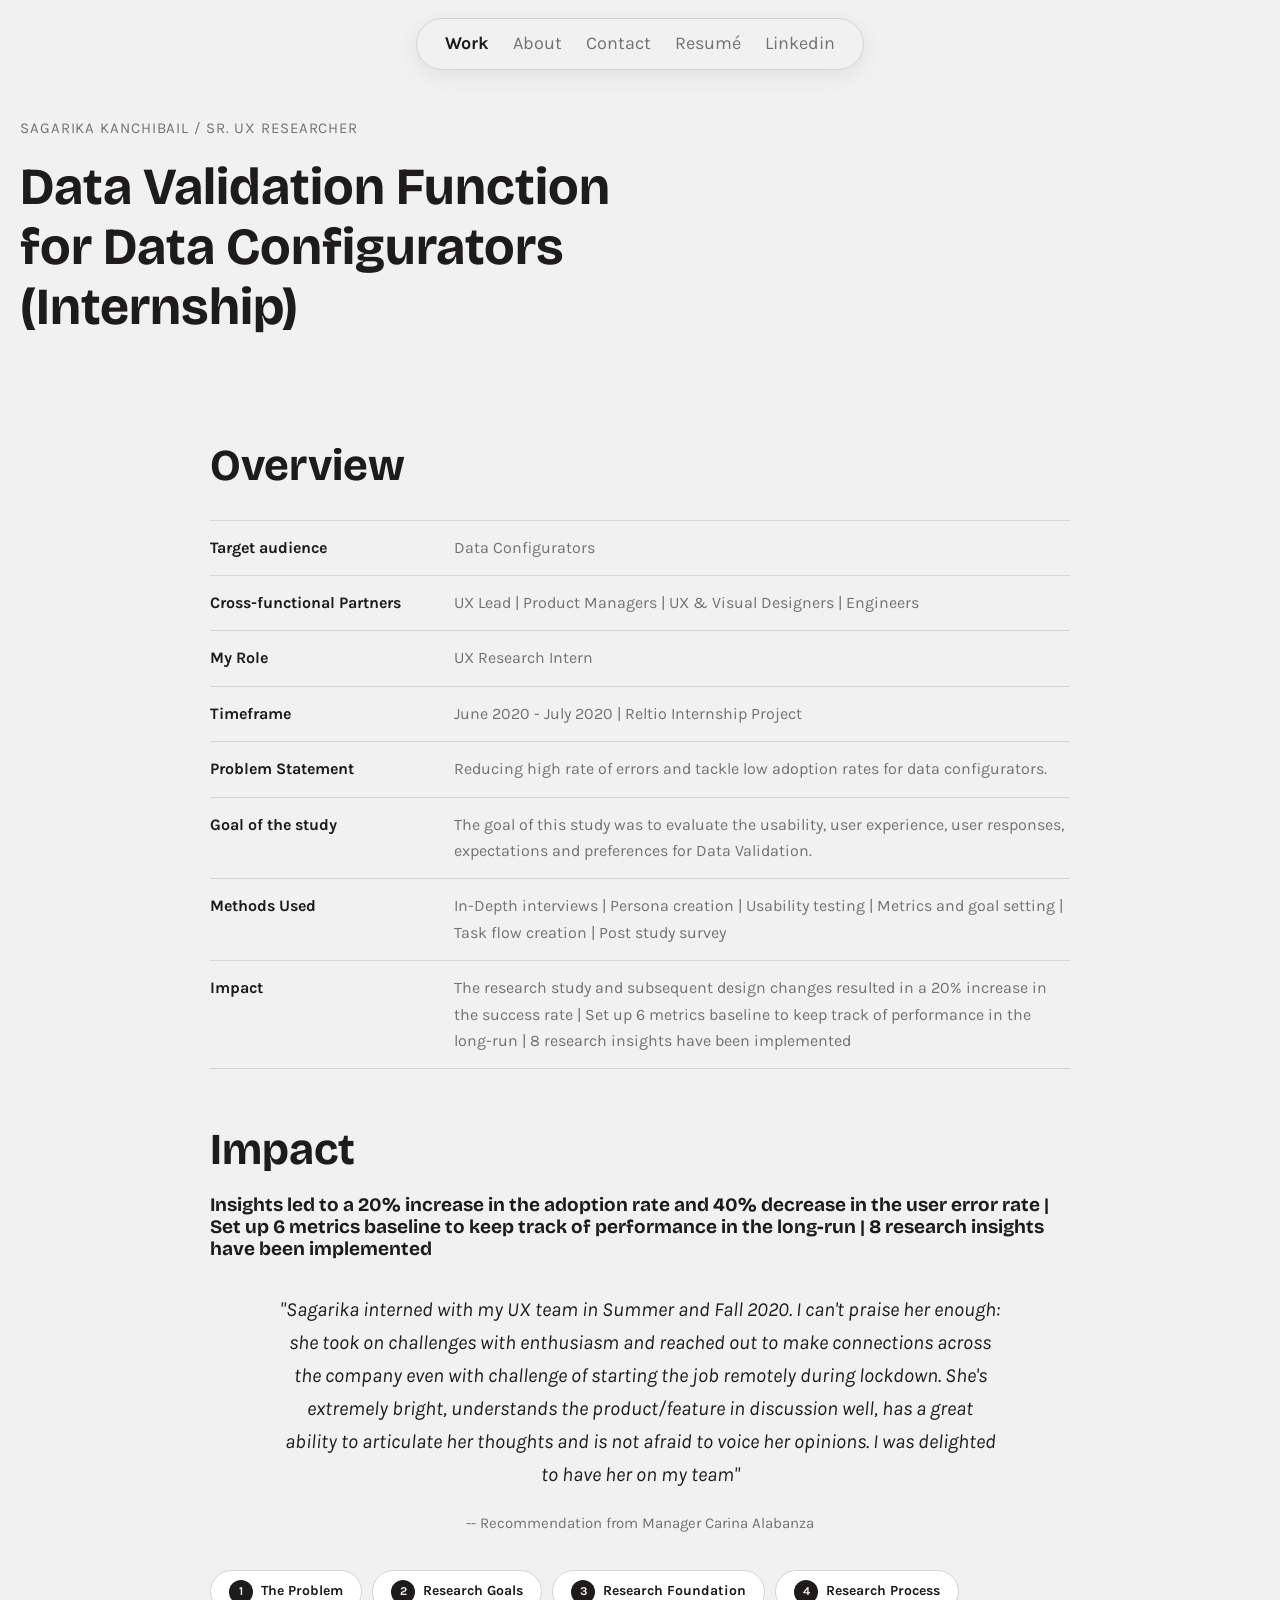
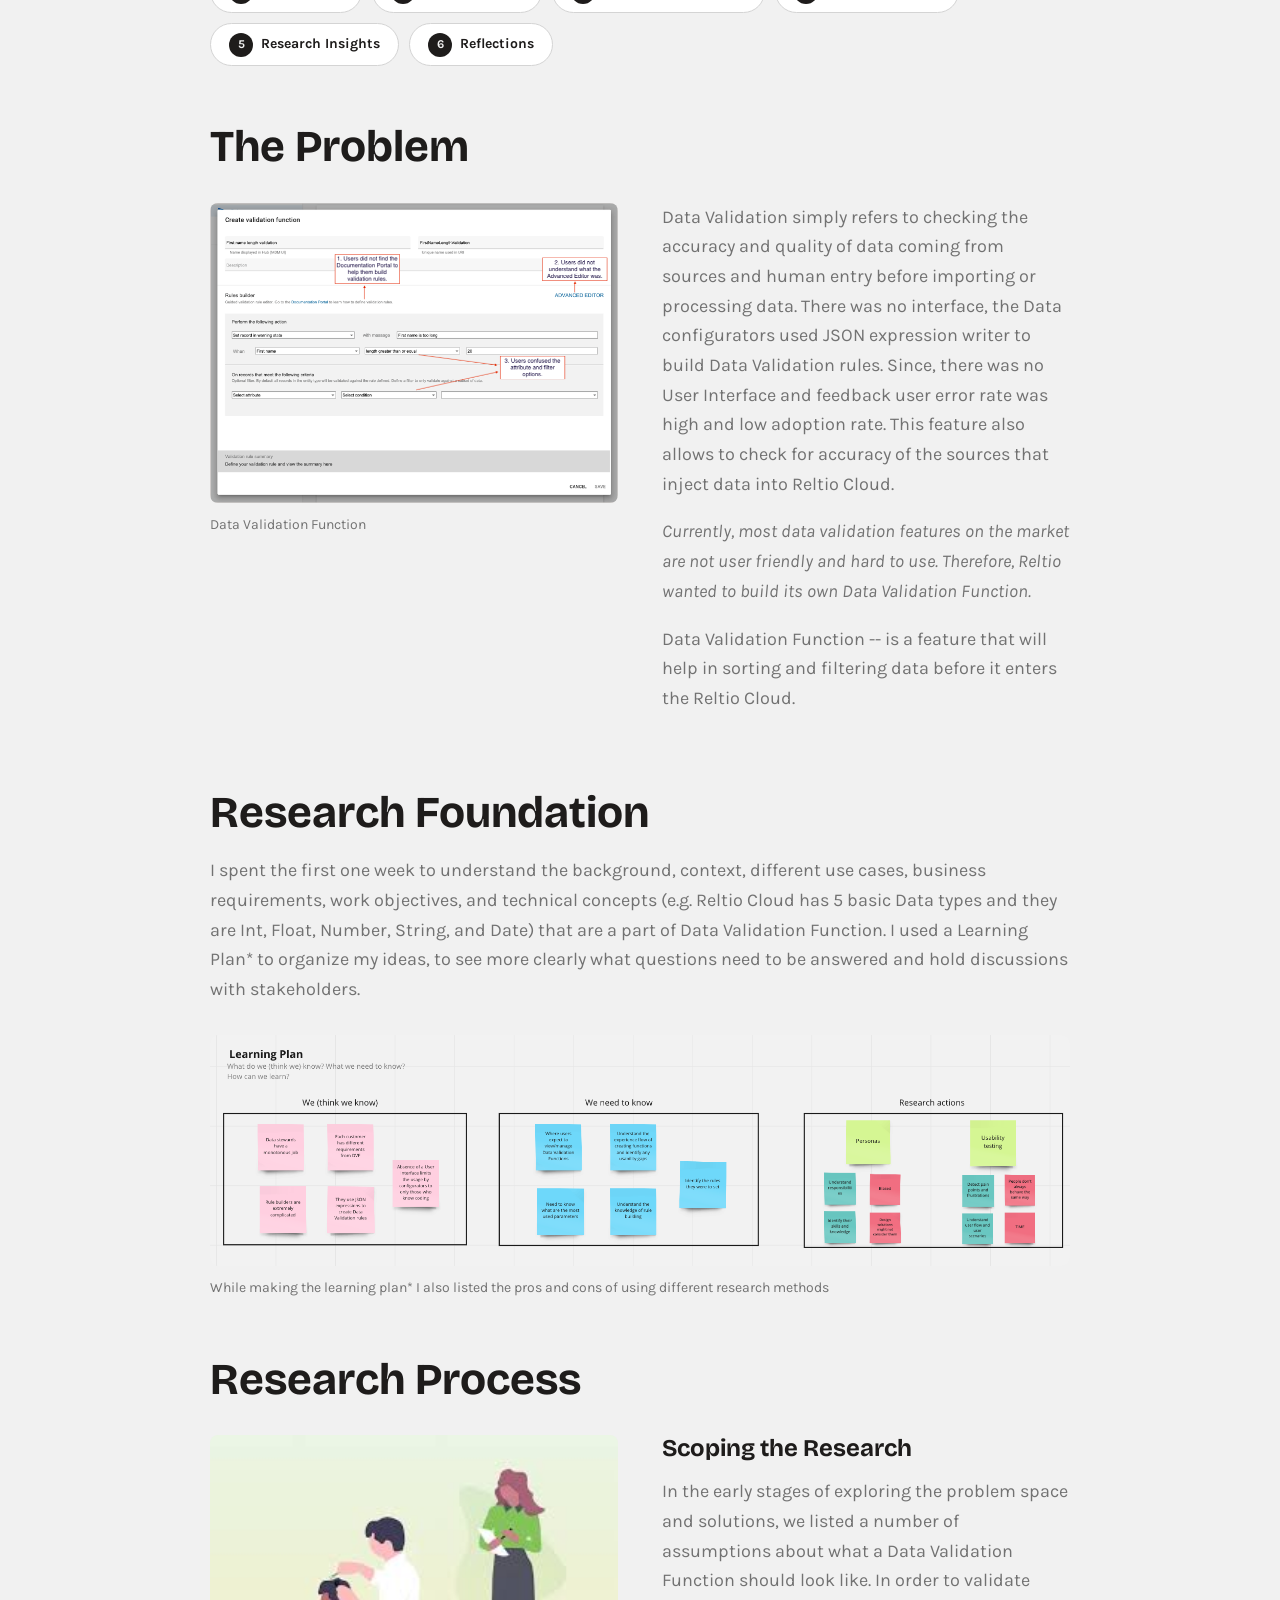
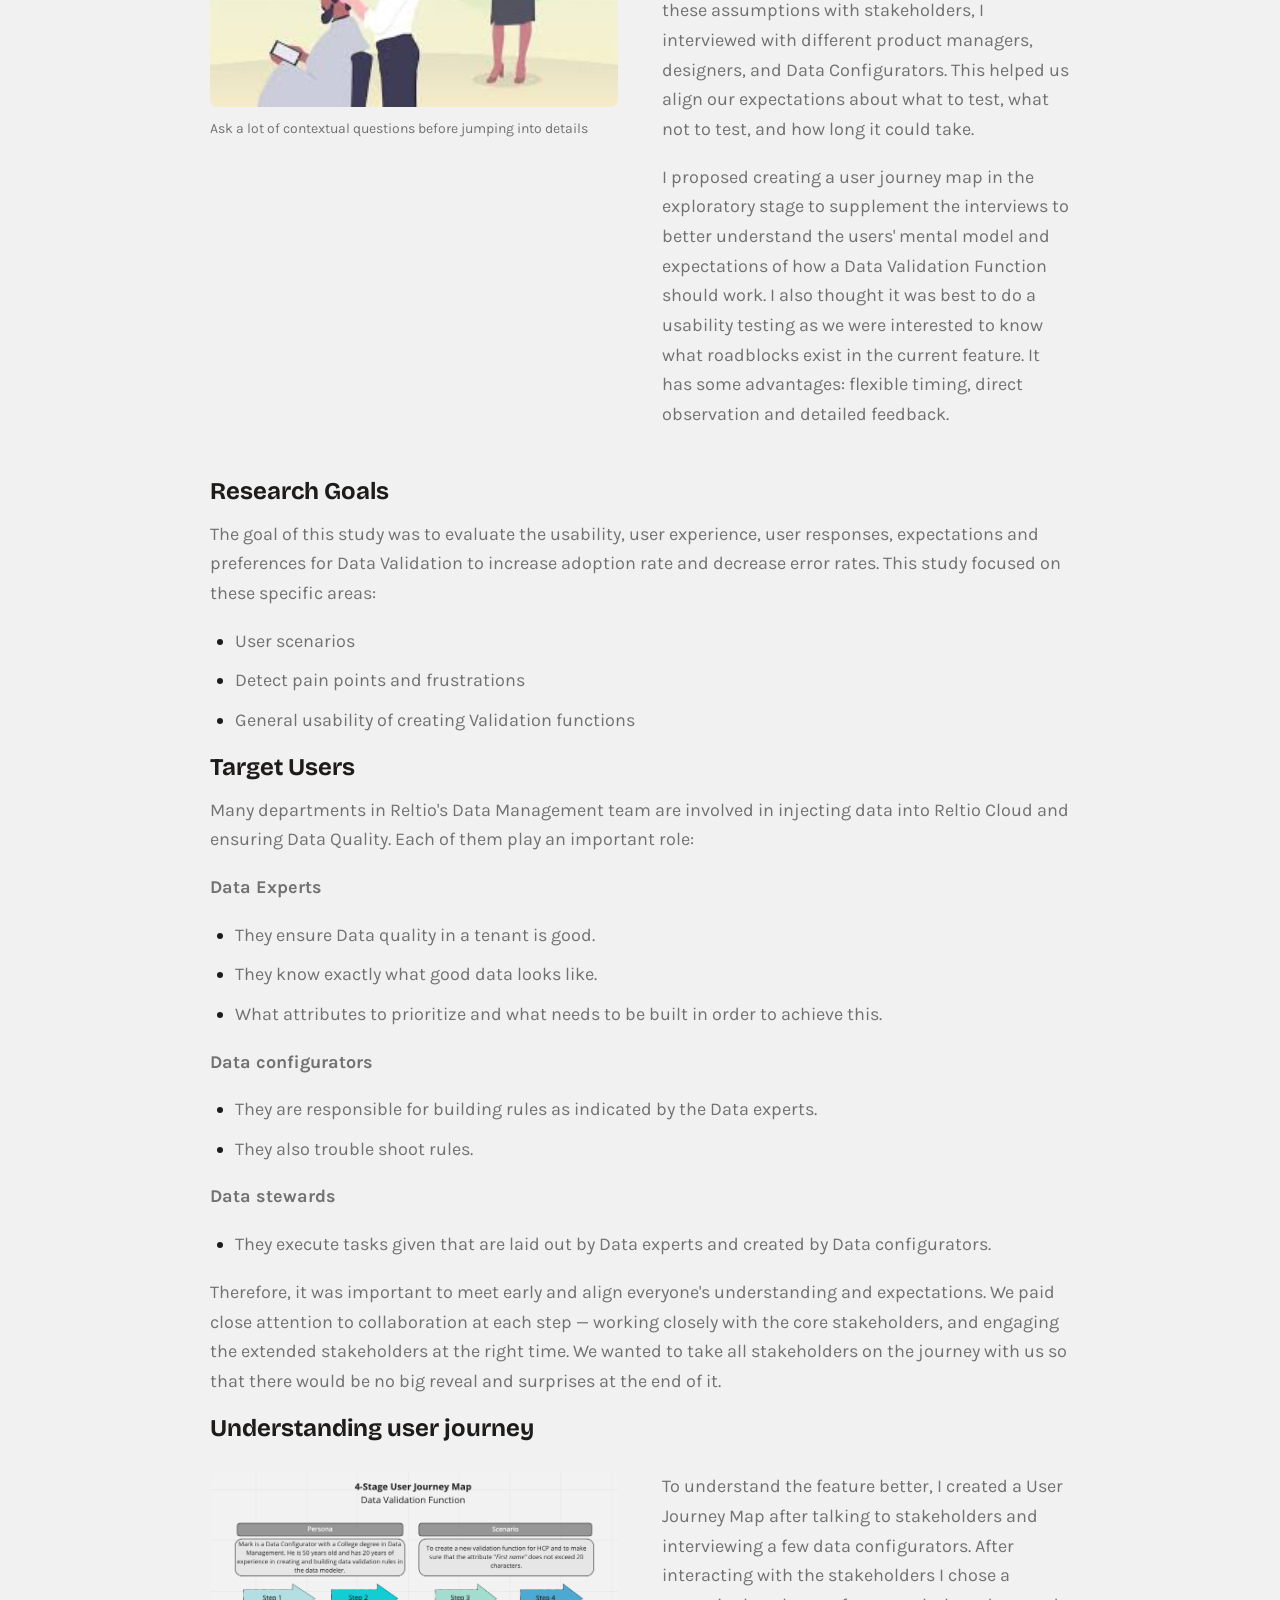
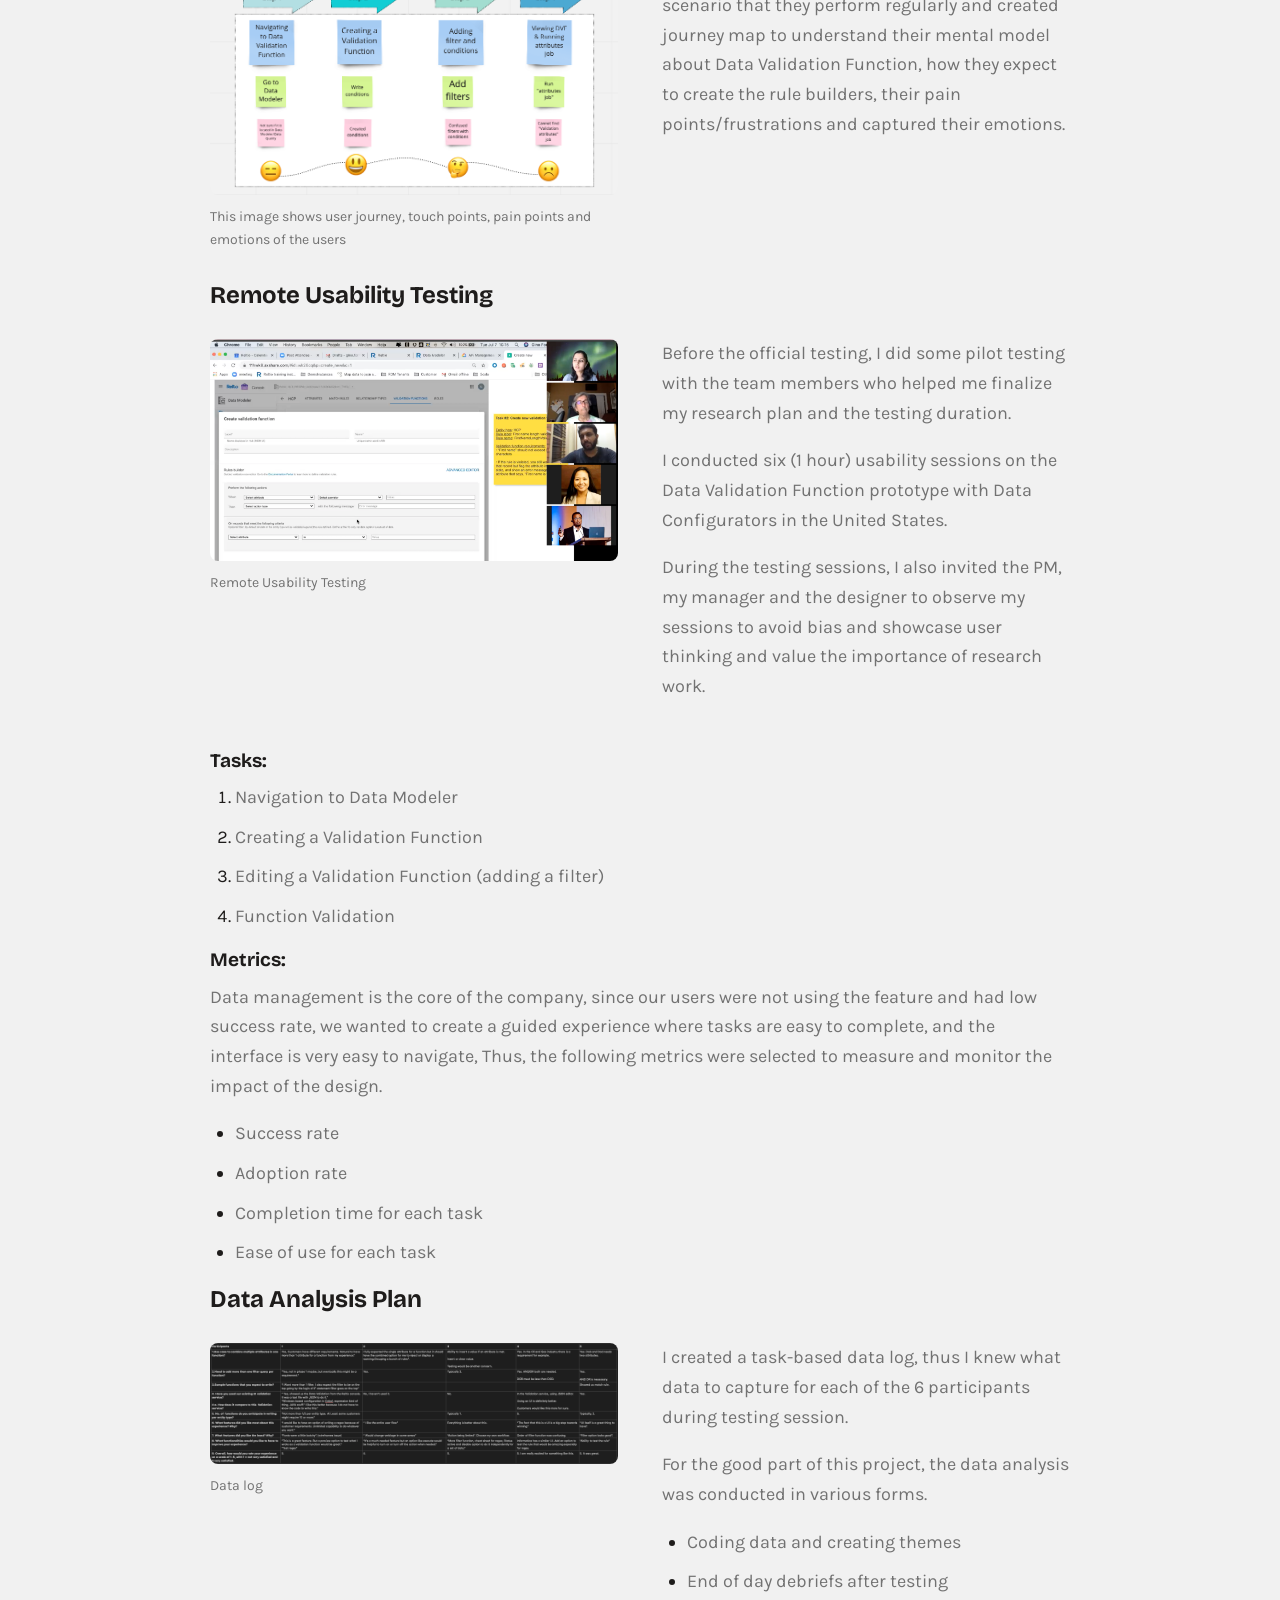
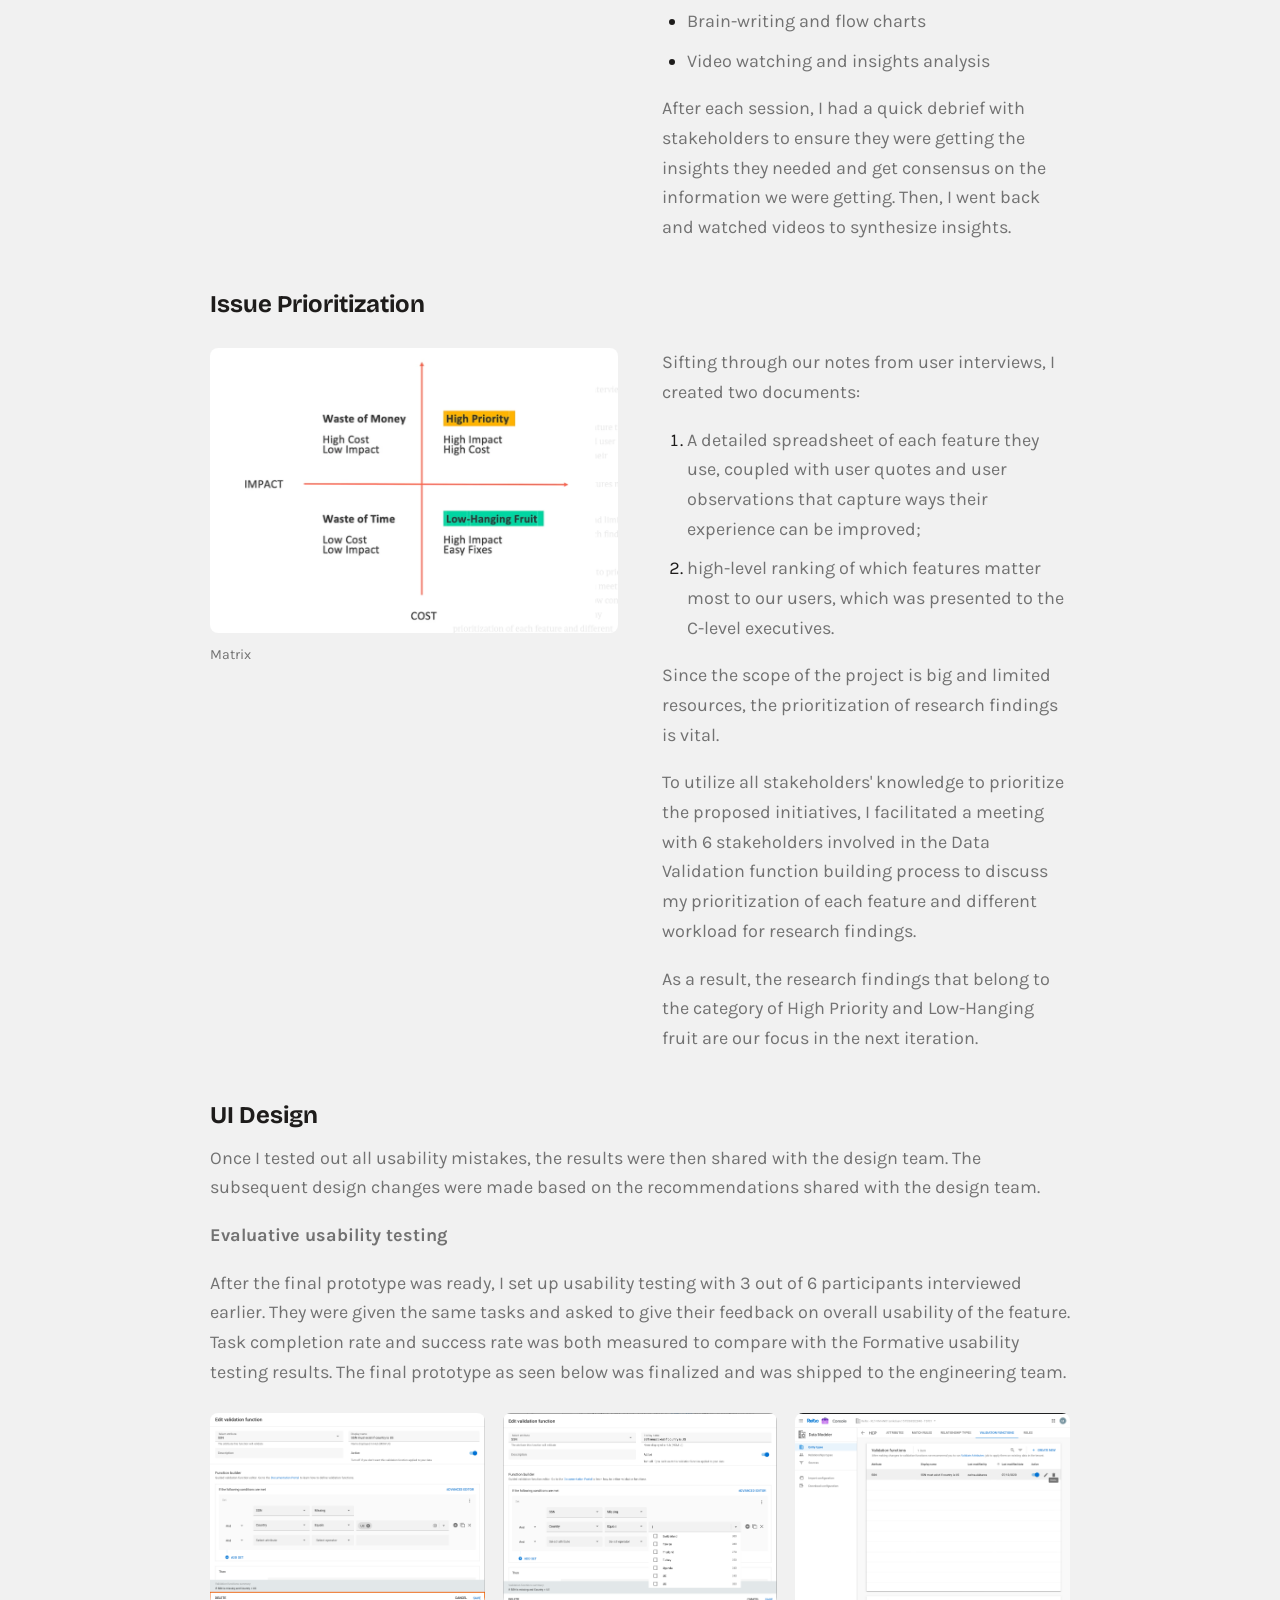
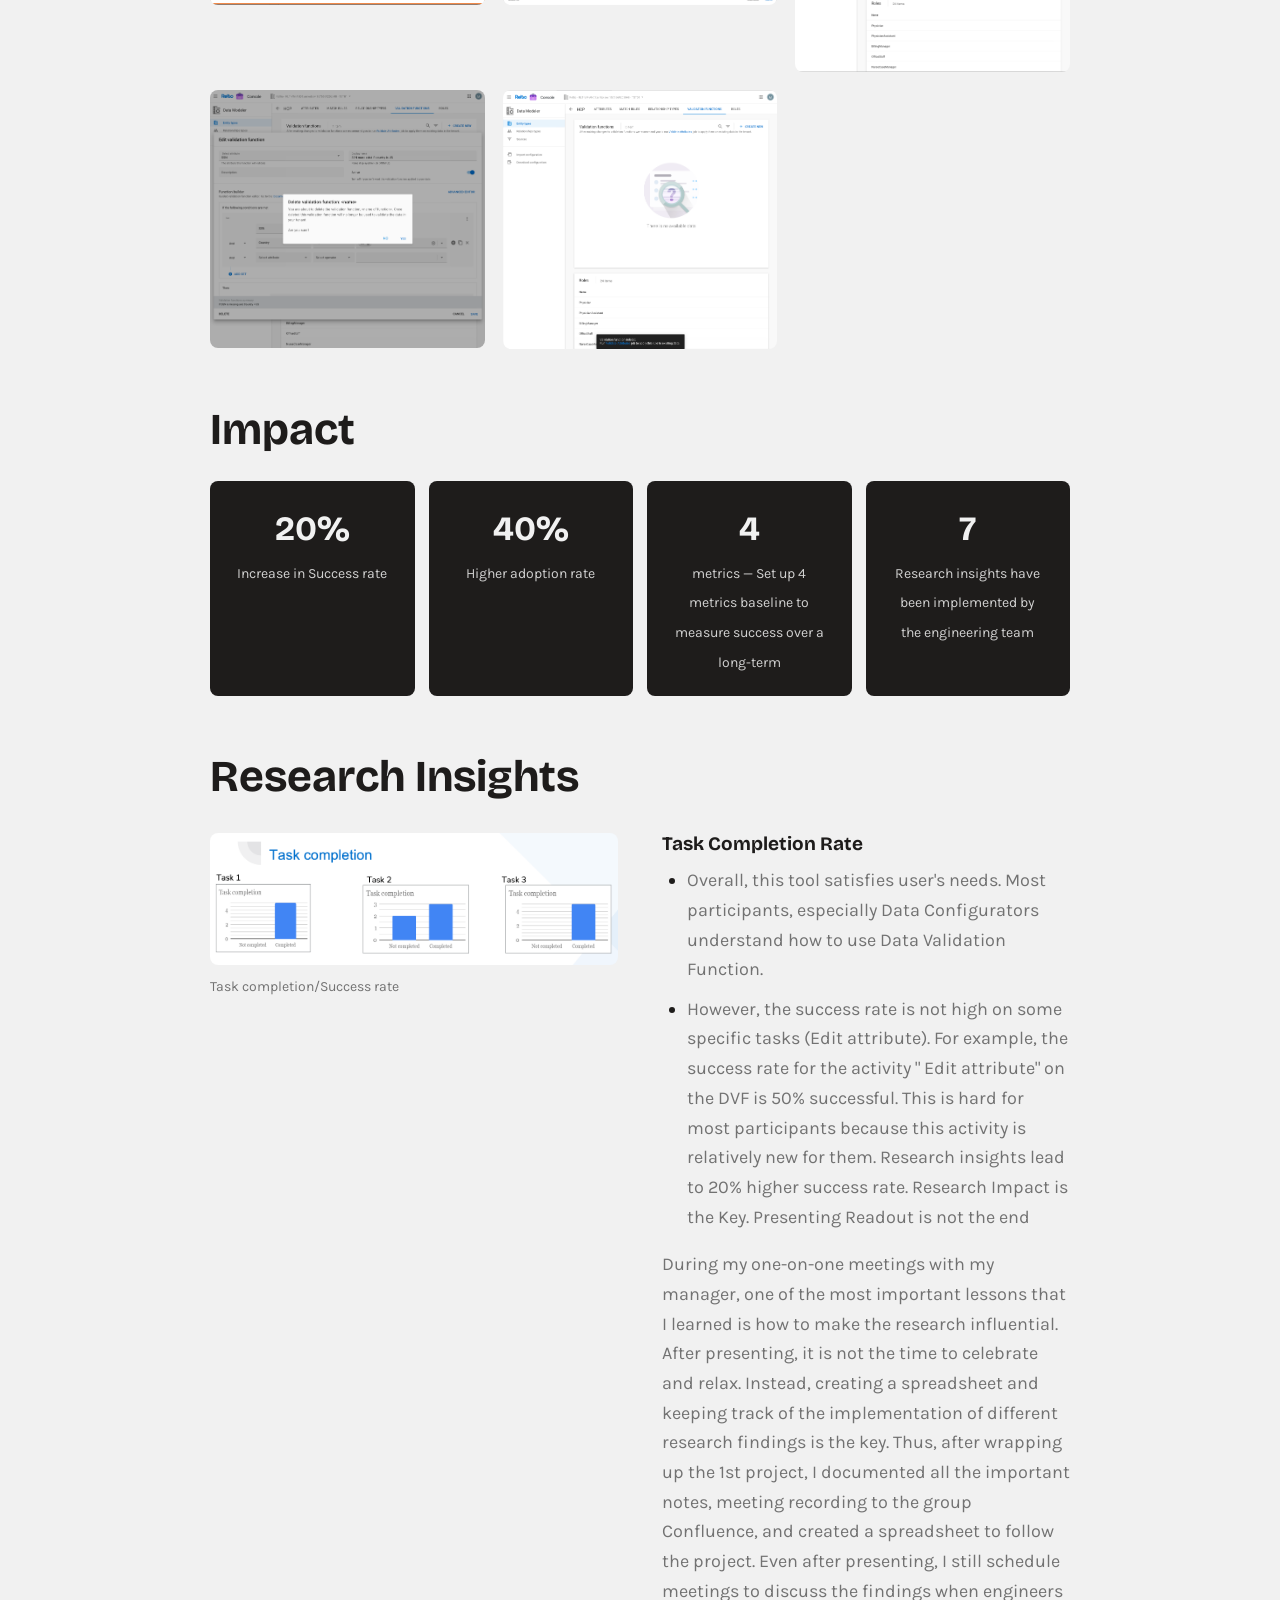
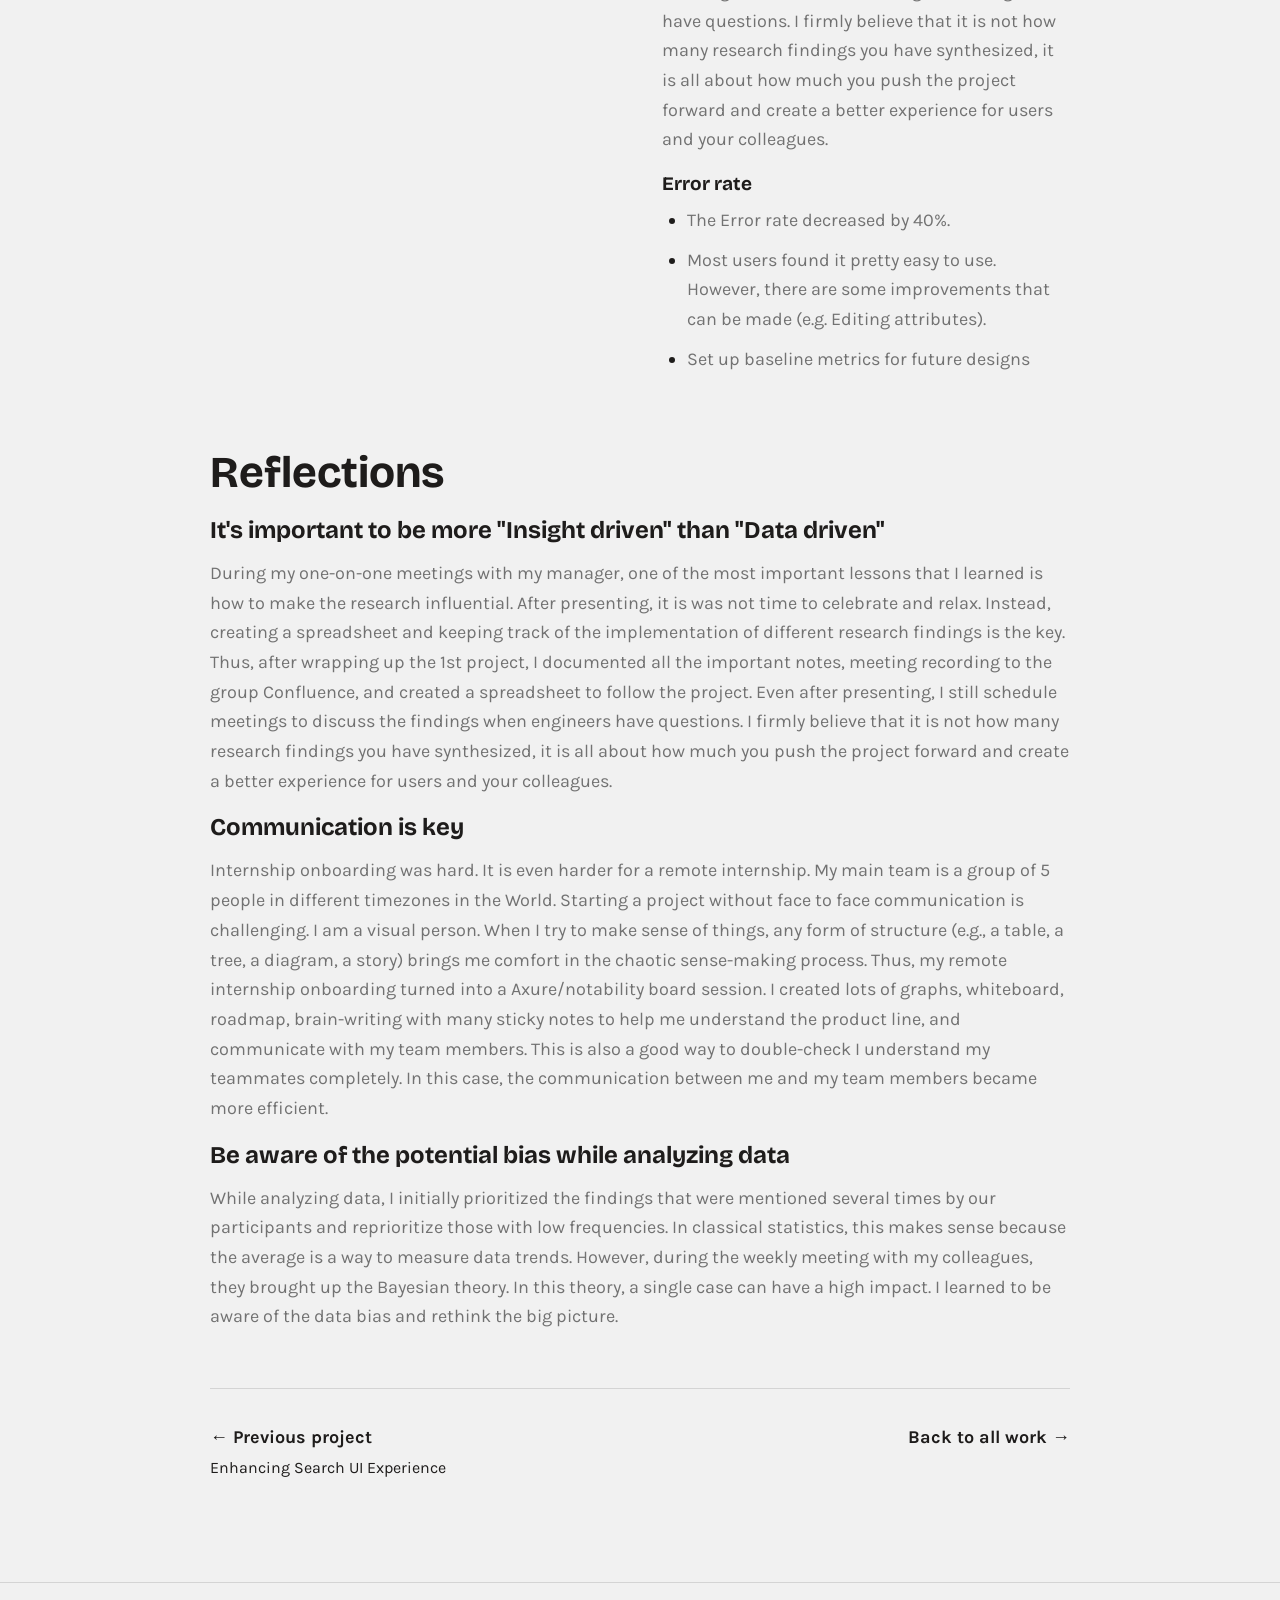
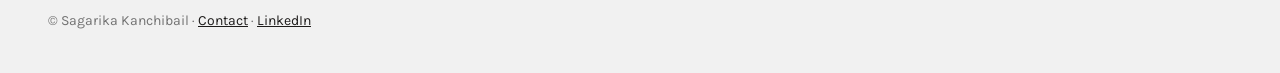
<file: projects/data-validation-function.html>
<!DOCTYPE html>
<html lang="en">
<head>
  <meta charset="UTF-8">
  <meta name="viewport" content="width=device-width, initial-scale=1.0">
  <title>Data Validation Function — Sagarika Kanchibail</title>
  <meta name="description" content="I'm a UX researcher. I'm passionate about creating usable digital products. I have worked with incredibly talented people across different companies.">
  <meta name="robots" content="noindex">
  <link rel="preconnect" href="https://fonts.googleapis.com">
  <link rel="preconnect" href="https://fonts.gstatic.com" crossorigin>
  <link href="https://fonts.googleapis.com/css2?family=Bricolage+Grotesque:opsz,wght@12..96,300;12..96,400;12..96,700&family=Karla:ital,wght@0,300;0,400;0,700;1,400&display=swap" rel="stylesheet">
  <link rel="stylesheet" href="../assets/css/style.css">
</head>
<body>

  <div class="nav-shell">
    <nav class="pillnav" aria-label="Main navigation">
      <a href="../index.html" class="active">Work</a>
      <a href="../about.html">About</a>
      <a href="../contact.html">Contact</a>
      <a href="../assets/files/Sagarika_Kanchibail_Resume.pdf" target="_blank" rel="noopener">Resumé</a>
      <a href="https://www.linkedin.com/in/sagarikakanchibail/" target="_blank" rel="noopener">Linkedin</a>
    </nav>
  </div>

  <header class="wrap case-hero">
    <p class="byline">Sagarika Kanchibail / Sr. UX Researcher</p>
    <h1>Data Validation Function for Data Configurators (Internship)</h1>
  </header>

  <main class="wrap case-body narrow">

    <section>
      <h1>Overview</h1>
      <dl class="glance">
        <div class="glance-row"><dt>Target audience</dt><dd>Data Configurators</dd></div>
        <div class="glance-row"><dt>Cross-functional Partners</dt><dd>UX Lead | Product Managers | UX &amp; Visual Designers | Engineers</dd></div>
        <div class="glance-row"><dt>My Role</dt><dd>UX Research Intern</dd></div>
        <div class="glance-row"><dt>Timeframe</dt><dd>June 2020 - July 2020 | Reltio Internship Project</dd></div>
        <div class="glance-row"><dt>Problem Statement</dt><dd>Reducing high rate of errors and tackle low adoption rates for data configurators.</dd></div>
        <div class="glance-row"><dt>Goal of the study</dt><dd>The goal of this study was to evaluate the usability, user experience, user responses, expectations and preferences for Data Validation.</dd></div>
        <div class="glance-row"><dt>Methods Used</dt><dd>In-Depth interviews | Persona creation | Usability testing | Metrics and goal setting | Task flow creation | Post study survey</dd></div>
        <div class="glance-row"><dt>Impact</dt><dd>The research study and subsequent design changes resulted in a 20% increase in the success rate | Set up 6 metrics baseline to keep track of performance in the long-run | 8 research insights have been implemented</dd></div>
      </dl>
    </section>

    <section>
      <h1>Impact</h1>
      <h4>Insights led to a 20% increase in the adoption rate and 40% decrease in the user error rate | Set up 6 metrics baseline to keep track of performance in the long-run | 8 research insights have been implemented</h4>
      <div class="testimonial">
        <p>"Sagarika interned with my UX team in Summer and Fall 2020. I can't praise her enough: she took on challenges with enthusiasm and reached out to make connections across the company even with challenge of starting the job remotely during lockdown. She's extremely bright, understands the product/feature in discussion well, has a great ability to articulate her thoughts and is not afraid to voice her opinions. I was delighted to have her on my team"</p>
        <p class="attr">-- Recommendation from Manager Carina Alabanza</p>
      </div>
      <div class="steps">
        <span class="step"><span class="n">1</span>The Problem</span>
        <span class="step"><span class="n">2</span>Research Goals</span>
        <span class="step"><span class="n">3</span>Research Foundation</span>
        <span class="step"><span class="n">4</span>Research Process</span>
        <span class="step"><span class="n">5</span>Research Insights</span>
        <span class="step"><span class="n">6</span>Reflections</span>
      </div>
    </section>

    <section>
      <h1>The Problem</h1>
      <div class="twocol">
        <figure class="figure">
          <img src="../assets/images/p6-dv/p6-problem.png" alt="Annotated screenshot of the Create validation function rules-builder UI">
          <figcaption>Data Validation Function</figcaption>
        </figure>
        <div>
          <p>Data Validation simply refers to checking the accuracy and quality of data coming from sources and human entry before importing or processing data. There was no interface, the Data configurators used JSON expression writer to build Data Validation rules. Since, there was no User Interface and feedback user error rate was high and low adoption rate. This feature also allows to check for accuracy of the sources that inject data into Reltio Cloud.</p>
          <p><em>Currently, most data validation features on the market are not user friendly and hard to use. Therefore, Reltio wanted to build its own Data Validation Function.</em></p>
          <p>Data Validation Function -- is a feature that will help in sorting and filtering data before it enters the Reltio Cloud.</p>
        </div>
      </div>
    </section>

    <section>
      <h1>Research Foundation</h1>
      <p>I spent the first one week to understand the background, context, different use cases, business requirements, work objectives, and technical concepts (e.g. Reltio Cloud has 5 basic Data types and they are Int, Float, Number, String, and Date) that are a part of Data Validation Function. I used a Learning Plan* to organize my ideas, to see more clearly what questions need to be answered and hold discussions with stakeholders.</p>
      <figure class="figure">
        <img src="../assets/images/p6-dv/p6-learning-plan.png" alt="Learning Plan whiteboard photo with sticky notes in three columns">
        <figcaption>While making the learning plan* I also listed the pros and cons of using different research methods</figcaption>
      </figure>
    </section>

    <section>
      <h1>Research Process</h1>
      <div class="twocol">
        <figure class="figure">
          <img src="../assets/images/p6-dv/p6-collab.jpeg" alt="Illustration of three people collaborating">
          <figcaption>Ask a lot of contextual questions before jumping into details</figcaption>
        </figure>
        <div>
          <h3>Scoping the Research</h3>
          <p>In the early stages of exploring the problem space and solutions, we listed a number of assumptions about what a Data Validation Function should look like. In order to validate these assumptions with stakeholders, I interviewed with different product managers, designers, and Data Configurators. This helped us align our expectations about what to test, what not to test, and how long it could take.</p>
          <p>I proposed creating a user journey map in the exploratory stage to supplement the interviews to better understand the users' mental model and expectations of how a Data Validation Function should work. I also thought it was best to do a usability testing as we were interested to know what roadblocks exist in the current feature. It has some advantages: flexible timing, direct observation and detailed feedback.</p>
        </div>
      </div>

      <h3>Research Goals</h3>
      <p>The goal of this study was to evaluate the usability, user experience, user responses, expectations and preferences for Data Validation to increase adoption rate and decrease error rates. This study focused on these specific areas:</p>
      <ul>
        <li>User scenarios</li>
        <li>Detect pain points and frustrations</li>
        <li>General usability of creating Validation functions</li>
      </ul>

      <h3>Target Users</h3>
      <p>Many departments in Reltio's Data Management team are involved in injecting data into Reltio Cloud and ensuring Data Quality. Each of them play an important role:</p>
      <p><strong>Data Experts</strong></p>
      <ul>
        <li>They ensure Data quality in a tenant is good.</li>
        <li>They know exactly what good data looks like.</li>
        <li>What attributes to prioritize and what needs to be built in order to achieve this.</li>
      </ul>
      <p><strong>Data configurators</strong></p>
      <ul>
        <li>They are responsible for building rules as indicated by the Data experts.</li>
        <li>They also trouble shoot rules.</li>
      </ul>
      <p><strong>Data stewards</strong></p>
      <ul>
        <li>They execute tasks given that are laid out by Data experts and created by Data configurators.</li>
      </ul>
      <p>Therefore, it was important to meet early and align everyone's understanding and expectations. We paid close attention to collaboration at each step — working closely with the core stakeholders, and engaging the extended stakeholders at the right time. We wanted to take all stakeholders on the journey with us so that there would be no big reveal and surprises at the end of it.</p>

      <h3>Understanding user journey</h3>
      <div class="twocol">
        <figure class="figure">
          <img src="../assets/images/p6-dv/p6-journey.png" alt="4-stage user journey map for the Data Validation Function">
          <figcaption>This image shows user journey, touch points, pain points and emotions of the users</figcaption>
        </figure>
        <div>
          <p>To understand the feature better, I created a User Journey Map after talking to stakeholders and interviewing a few data configurators. After interacting with the stakeholders I chose a scenario that they perform regularly and created journey map to understand their mental model about Data Validation Function, how they expect to create the rule builders, their pain points/frustrations and captured their emotions.</p>
        </div>
      </div>

      <h3>Remote Usability Testing</h3>
      <div class="twocol">
        <figure class="figure">
          <img src="../assets/images/p6-dv/p6-zoom.png" alt="Screenshot of a remote usability session over Zoom">
          <figcaption>Remote Usability Testing</figcaption>
        </figure>
        <div>
          <p>Before the official testing, I did some pilot testing with the team members who helped me finalize my research plan and the testing duration.</p>
          <p>I conducted six (1 hour) usability sessions on the Data Validation Function prototype with Data Configurators in the United States.</p>
          <p>During the testing sessions, I also invited the PM, my manager and the designer to observe my sessions to avoid bias and showcase user thinking and value the importance of research work.</p>
        </div>
      </div>
      <h4>Tasks:</h4>
      <ol>
        <li>Navigation to Data Modeler</li>
        <li>Creating a Validation Function</li>
        <li>Editing a Validation Function (adding a filter)</li>
        <li>Function Validation</li>
      </ol>
      <h4>Metrics:</h4>
      <p>Data management is the core of the company, since our users were not using the feature and had low success rate, we wanted to create a guided experience where tasks are easy to complete, and the interface is very easy to navigate, Thus, the following metrics were selected to measure and monitor the impact of the design.</p>
      <ul>
        <li>Success rate</li>
        <li>Adoption rate</li>
        <li>Completion time for each task</li>
        <li>Ease of use for each task</li>
      </ul>

      <h3>Data Analysis Plan</h3>
      <div class="twocol">
        <figure class="figure">
          <img src="../assets/images/p6-dv/p6-datalog.png" alt="Task-based data log spreadsheet">
          <figcaption>Data log</figcaption>
        </figure>
        <div>
          <p>I created a task-based data log, thus I knew what data to capture for each of the 6 participants during testing session.</p>
          <p>For the good part of this project, the data analysis was conducted in various forms.</p>
          <ul>
            <li>Coding data and creating themes</li>
            <li>End of day debriefs after testing</li>
            <li>Brain-writing and flow charts</li>
            <li>Video watching and insights analysis</li>
          </ul>
          <p>After each session, I had a quick debrief with stakeholders to ensure they were getting the insights they needed and get consensus on the information we were getting. Then, I went back and watched videos to synthesize insights.</p>
        </div>
      </div>

      <h3>Issue Prioritization</h3>
      <div class="twocol">
        <figure class="figure">
          <img src="../assets/images/p6-dv/p6-matrix.png" alt="Impact versus Cost 2x2 prioritization matrix">
          <figcaption>Matrix</figcaption>
        </figure>
        <div>
          <p>Sifting through our notes from user interviews, I created two documents:</p>
          <ol>
            <li>A detailed spreadsheet of each feature they use, coupled with user quotes and user observations that capture ways their experience can be improved;</li>
            <li>high-level ranking of which features matter most to our users, which was presented to the C-level executives.</li>
          </ol>
          <p>Since the scope of the project is big and limited resources, the prioritization of research findings is vital.</p>
          <p>To utilize all stakeholders' knowledge to prioritize the proposed initiatives, I facilitated a meeting with 6 stakeholders involved in the Data Validation function building process to discuss my prioritization of each feature and different workload for research findings.</p>
          <p>As a result, the research findings that belong to the category of High Priority and Low-Hanging fruit are our focus in the next iteration.</p>
        </div>
      </div>

      <h3>UI Design</h3>
      <p>Once I tested out all usability mistakes, the results were then shared with the design team. The subsequent design changes were made based on the recommendations shared with the design team.</p>
      <p><strong>Evaluative usability testing</strong></p>
      <p>After the final prototype was ready, I set up usability testing with 3 out of 6 participants interviewed earlier. They were given the same tasks and asked to give their feedback on overall usability of the feature. Task completion rate and success rate was both measured to compare with the Formative usability testing results. The final prototype as seen below was finalized and was shipped to the engineering team.</p>
      <div class="gallery gallery-3">
        <figure class="figure"><img src="../assets/images/p6-dv/p6-ui-1.png" alt="Edit validation function dialog with rule builder rows"></figure>
        <figure class="figure"><img src="../assets/images/p6-dv/p6-ui-2.png" alt="Edit validation function dialog with operator picker dropdown"></figure>
        <figure class="figure"><img src="../assets/images/p6-dv/p6-ui-3.png" alt="Reltio Console Data Modeler Validation Functions list"></figure>
        <figure class="figure"><img src="../assets/images/p6-dv/p6-ui-4.png" alt="Edit validation function dialog with delete confirmation modal"></figure>
        <figure class="figure"><img src="../assets/images/p6-dv/p6-ui-5.png" alt="Validation functions page empty state"></figure>
      </div>
    </section>

    <section>
      <h1>Impact</h1>
      <div class="stats">
        <div class="stat"><span class="num">20%</span><span class="lbl">Increase in Success rate</span></div>
        <div class="stat"><span class="num">40%</span><span class="lbl">Higher adoption rate</span></div>
        <div class="stat"><span class="num">4</span><span class="lbl">metrics — Set up 4 metrics baseline to measure success over a long-term</span></div>
        <div class="stat"><span class="num">7</span><span class="lbl">Research insights have been implemented by the engineering team</span></div>
      </div>
    </section>

    <section>
      <h1>Research Insights</h1>
      <div class="twocol">
        <figure class="figure">
          <img src="../assets/images/p6-dv/p6-task-chart.png" alt="Task completion bar charts comparing not completed vs completed counts">
          <figcaption>Task completion/Success rate</figcaption>
        </figure>
        <div>
          <h4>Task Completion Rate</h4>
          <ul>
            <li>Overall, this tool satisfies user's needs. Most participants, especially Data Configurators understand how to use Data Validation Function.</li>
            <li>However, the success rate is not high on some specific tasks (Edit attribute). For example, the success rate for the activity " Edit attribute" on the DVF is 50% successful. This is hard for most participants because this activity is relatively new for them. Research insights lead to 20% higher success rate. Research Impact is the Key. Presenting Readout is not the end</li>
          </ul>
          <p>During my one-on-one meetings with my manager, one of the most important lessons that I learned is how to make the research influential. After presenting, it is not the time to celebrate and relax. Instead, creating a spreadsheet and keeping track of the implementation of different research findings is the key. Thus, after wrapping up the 1st project, I documented all the important notes, meeting recording to the group Confluence, and created a spreadsheet to follow the project. Even after presenting, I still schedule meetings to discuss the findings when engineers have questions. I firmly believe that it is not how many research findings you have synthesized, it is all about how much you push the project forward and create a better experience for users and your colleagues.</p>
          <h4>Error rate</h4>
          <ul>
            <li>The Error rate decreased by 40%.</li>
            <li>Most users found it pretty easy to use. However, there are some improvements that can be made (e.g. Editing attributes).</li>
            <li>Set up baseline metrics for future designs</li>
          </ul>
        </div>
      </div>
    </section>

    <section>
      <h1>Reflections</h1>
      <h3>It's important to be more "Insight driven" than "Data driven"</h3>
      <p>During my one-on-one meetings with my manager, one of the most important lessons that I learned is how to make the research influential. After presenting, it is was not time to celebrate and relax. Instead, creating a spreadsheet and keeping track of the implementation of different research findings is the key. Thus, after wrapping up the 1st project, I documented all the important notes, meeting recording to the group Confluence, and created a spreadsheet to follow the project. Even after presenting, I still schedule meetings to discuss the findings when engineers have questions. I firmly believe that it is not how many research findings you have synthesized, it is all about how much you push the project forward and create a better experience for users and your colleagues.</p>
      <h3>Communication is key</h3>
      <p>Internship onboarding was hard. It is even harder for a remote internship. My main team is a group of 5 people in different timezones in the World. Starting a project without face to face communication is challenging. I am a visual person. When I try to make sense of things, any form of structure (e.g., a table, a tree, a diagram, a story) brings me comfort in the chaotic sense-making process. Thus, my remote internship onboarding turned into a Axure/notability board session. I created lots of graphs, whiteboard, roadmap, brain-writing with many sticky notes to help me understand the product line, and communicate with my team members. This is also a good way to double-check I understand my teammates completely. In this case, the communication between me and my team members became more efficient.</p>
      <h3>Be aware of the potential bias while analyzing data</h3>
      <p>While analyzing data, I initially prioritized the findings that were mentioned several times by our participants and reprioritize those with low frequencies. In classical statistics, this makes sense because the average is a way to measure data trends. However, during the weekly meeting with my colleagues, they brought up the Bayesian theory. In this theory, a single case can have a high impact. I learned to be aware of the data bias and rethink the big picture.</p>
    </section>

    <nav class="pagenav" aria-label="Project navigation">
      <a class="prev" href="enhancing-bulk-actions.html">← Previous project<br><span style="font-weight:400;font-size:16px;">Enhancing Search UI Experience</span></a>
      <a class="next" href="../index.html">Back to all work →</a>
    </nav>

  </main>

  <footer class="footer">
    <div class="wrap">© Sagarika Kanchibail · <a href="../contact.html">Contact</a> · <a href="https://www.linkedin.com/in/sagarikakanchibail/" target="_blank" rel="noopener">LinkedIn</a></div>
  </footer>

  <script src="../assets/js/main.js"></script>
</body>
</html>
</file>
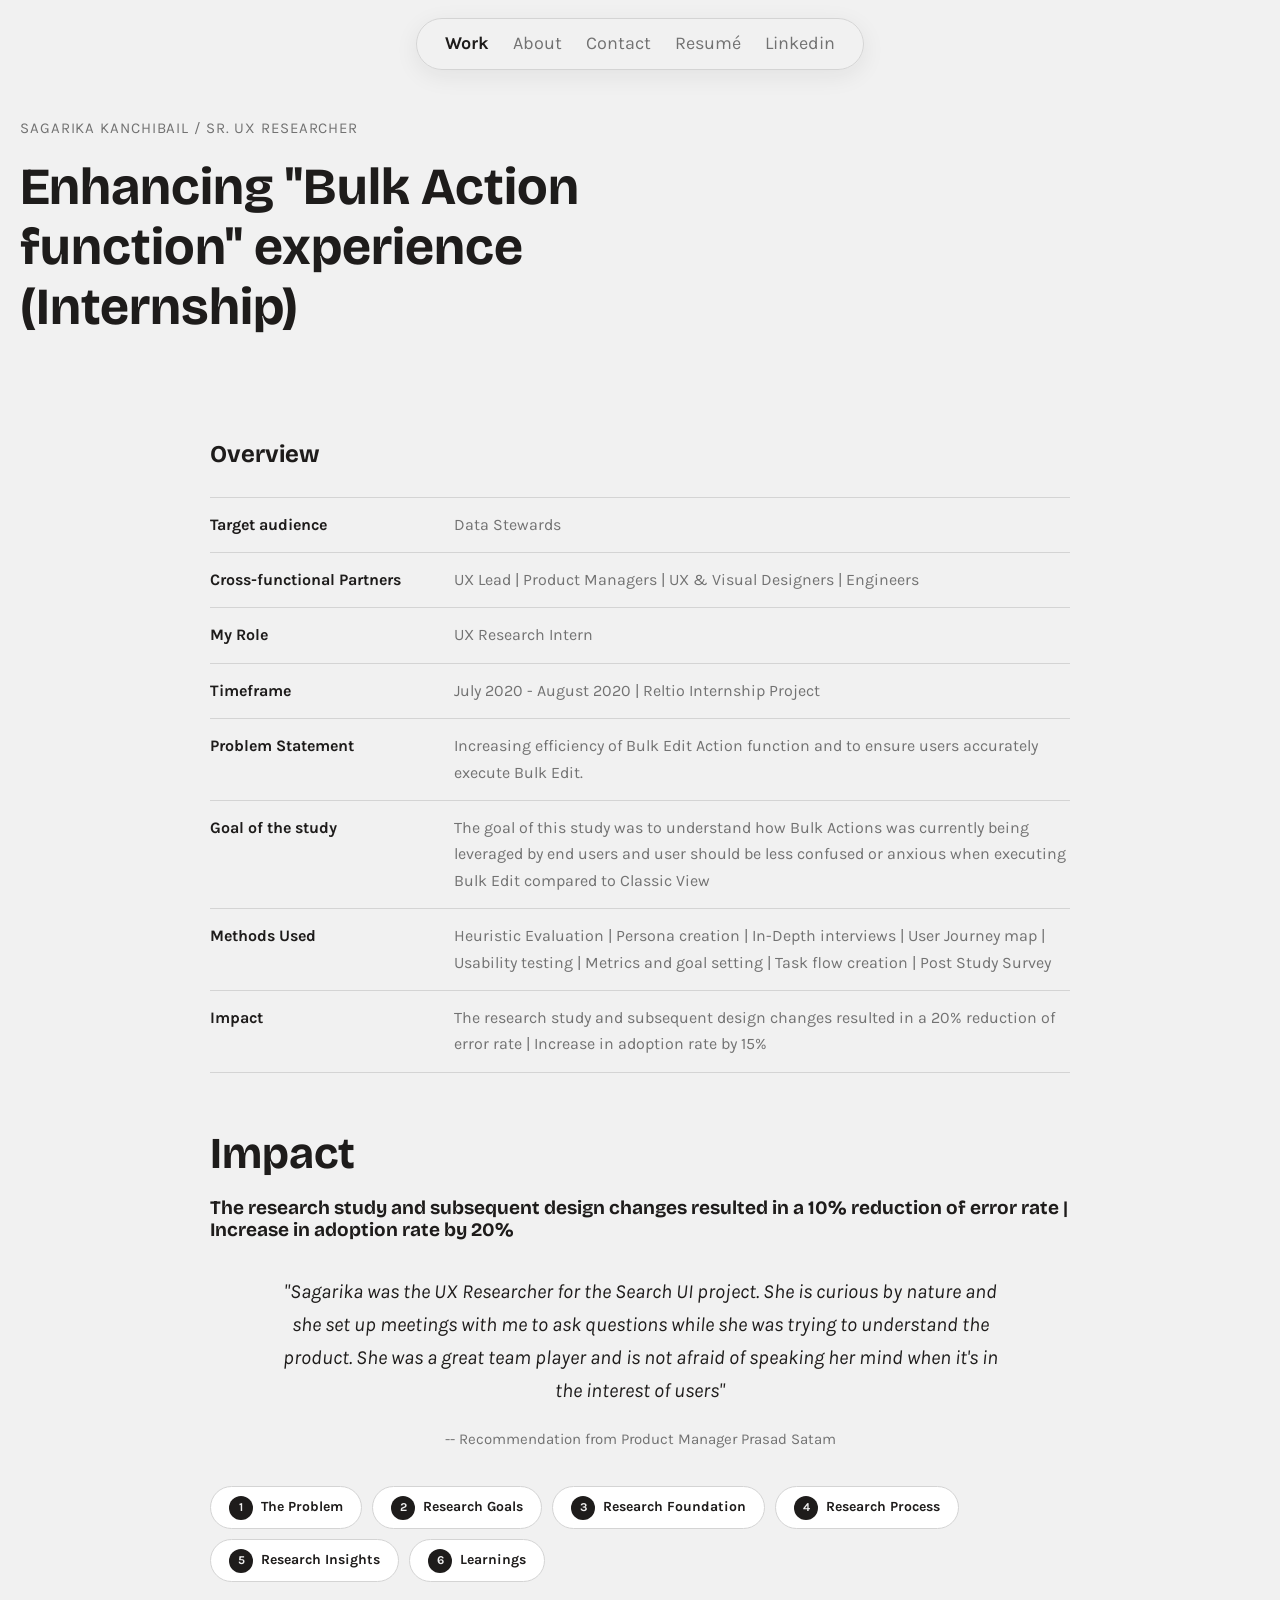
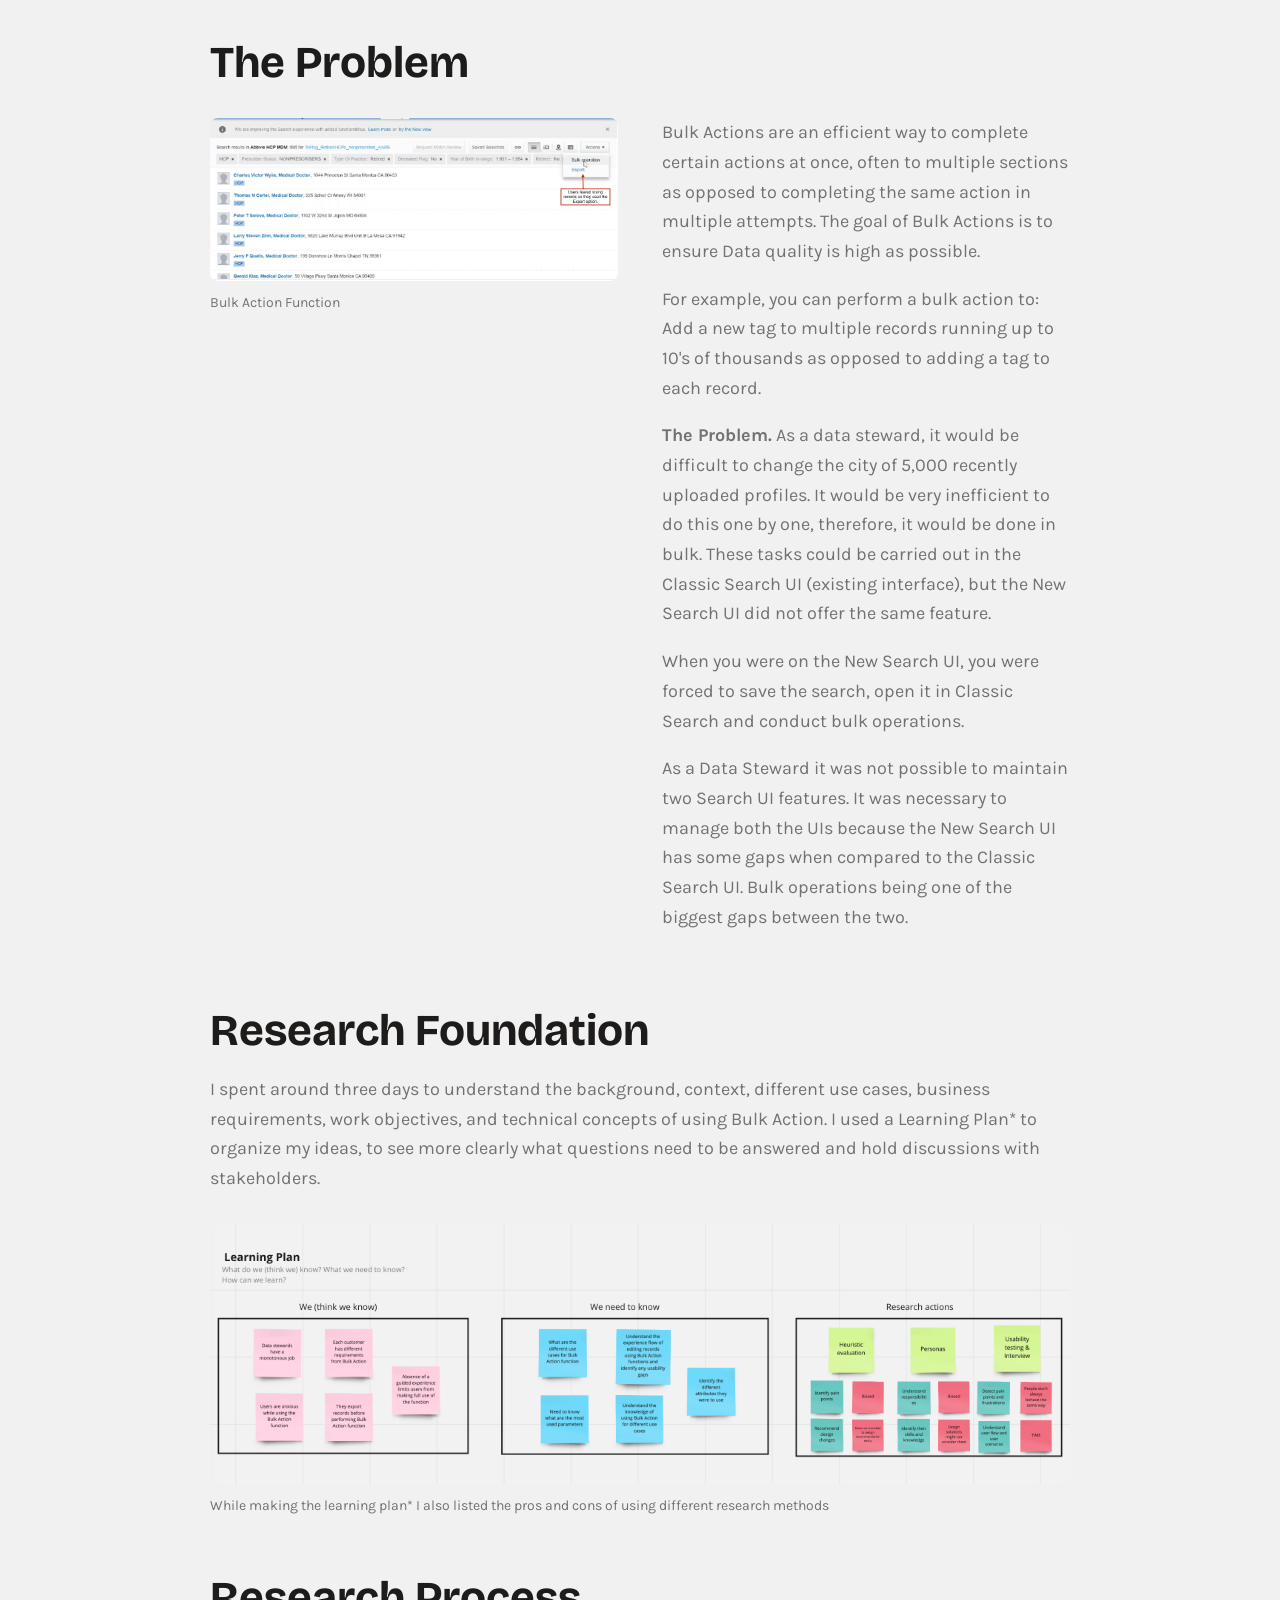
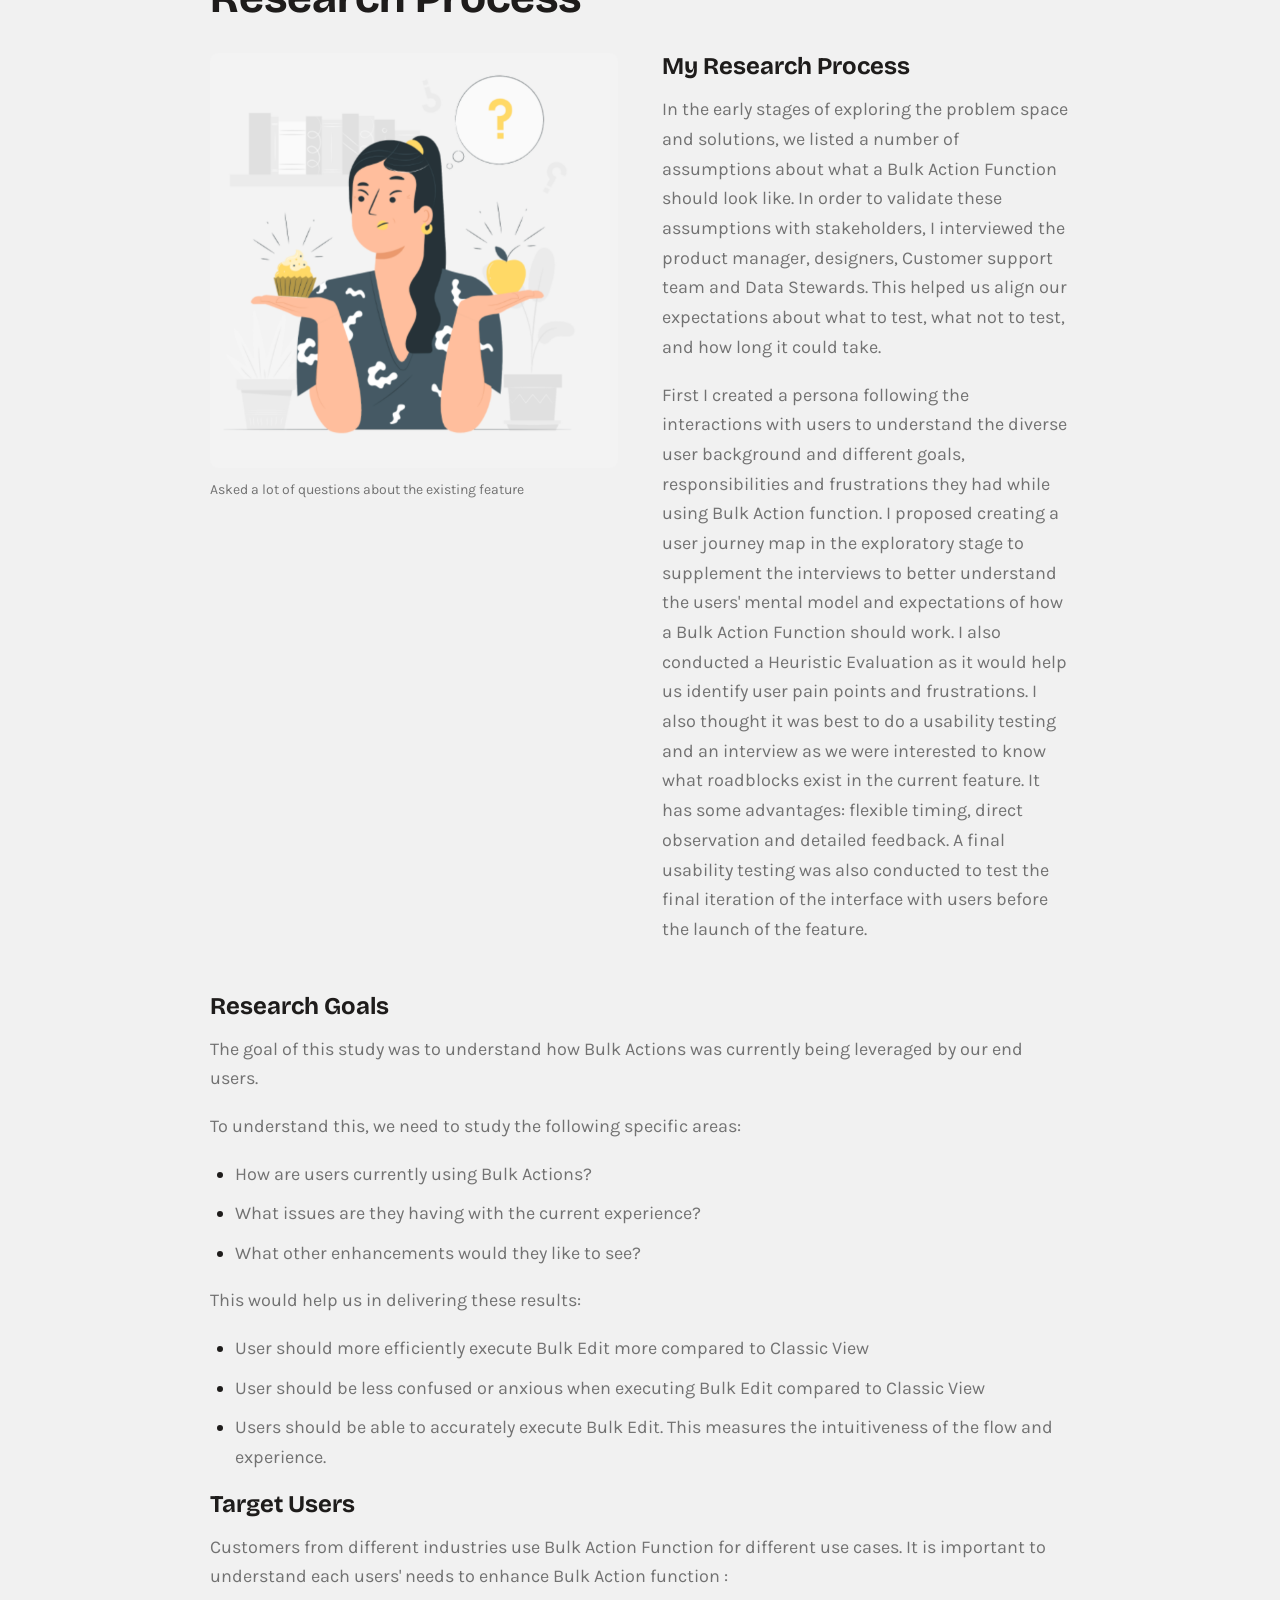
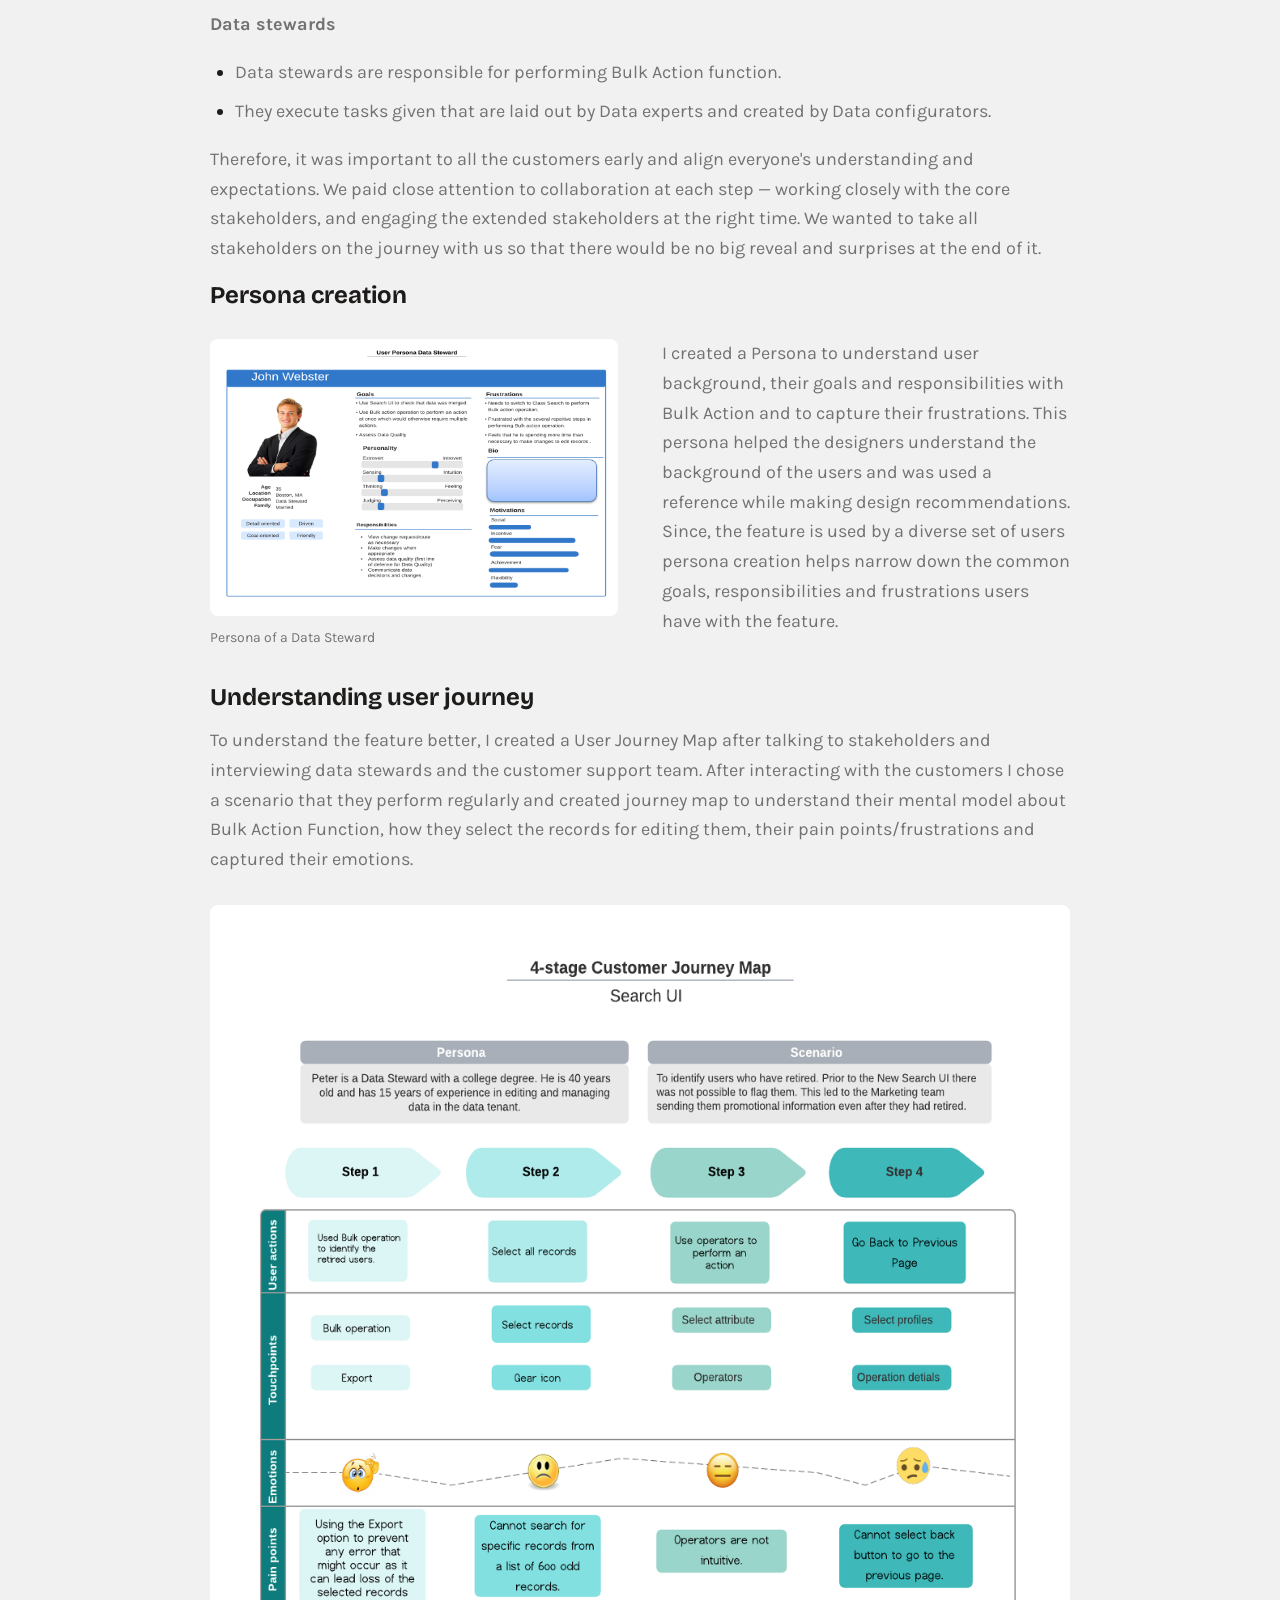
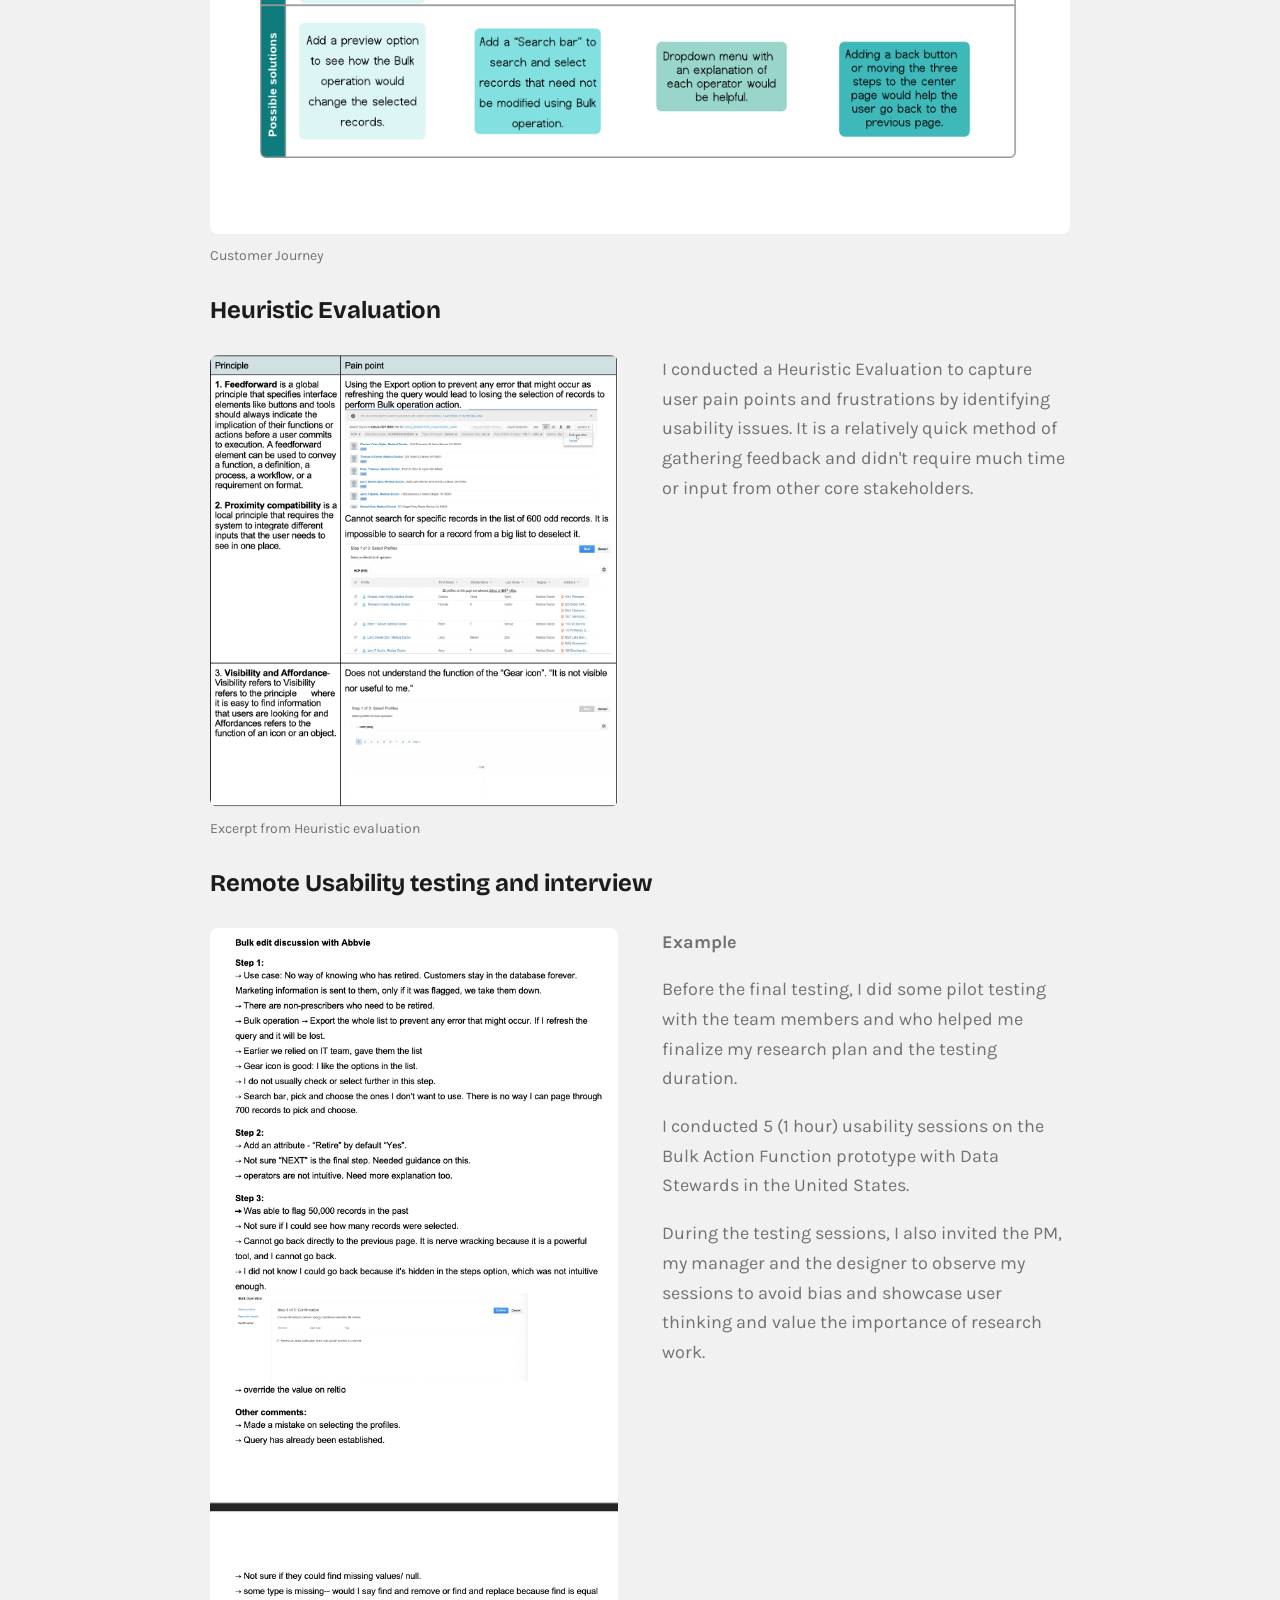
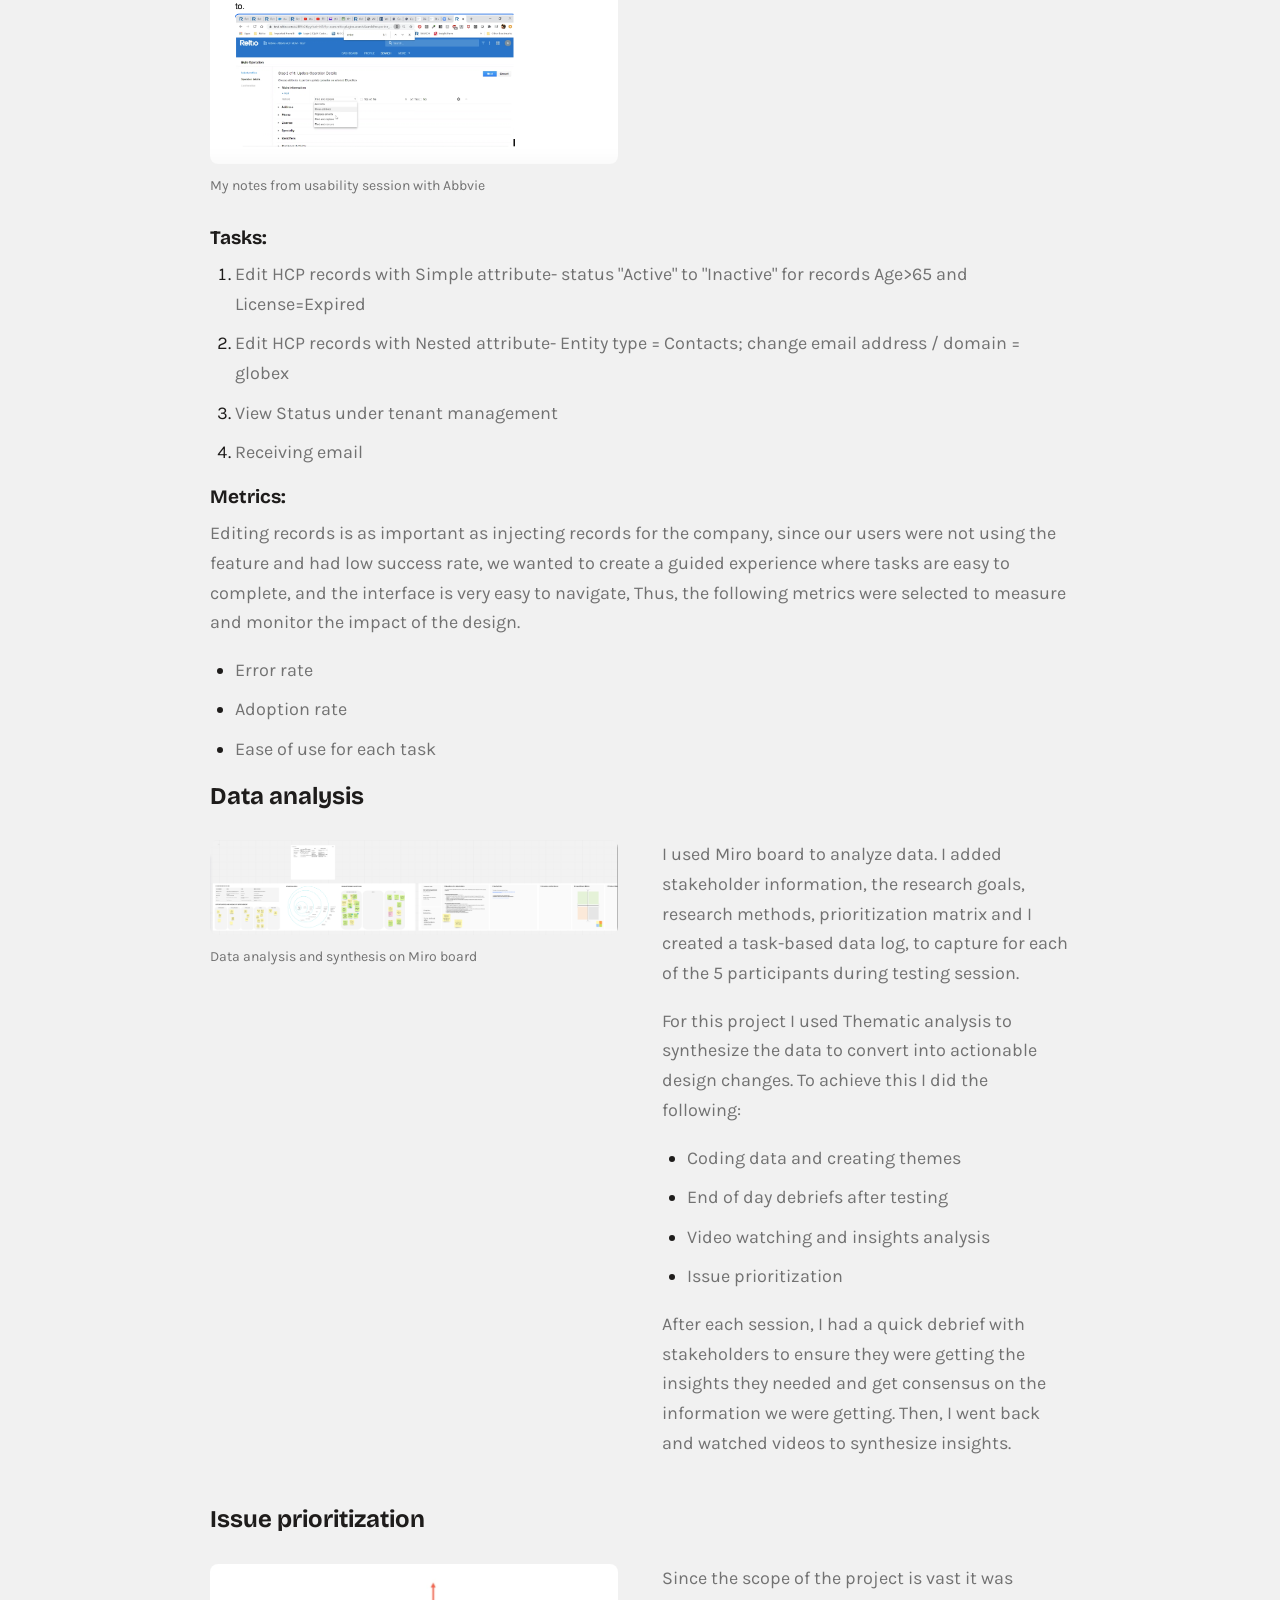
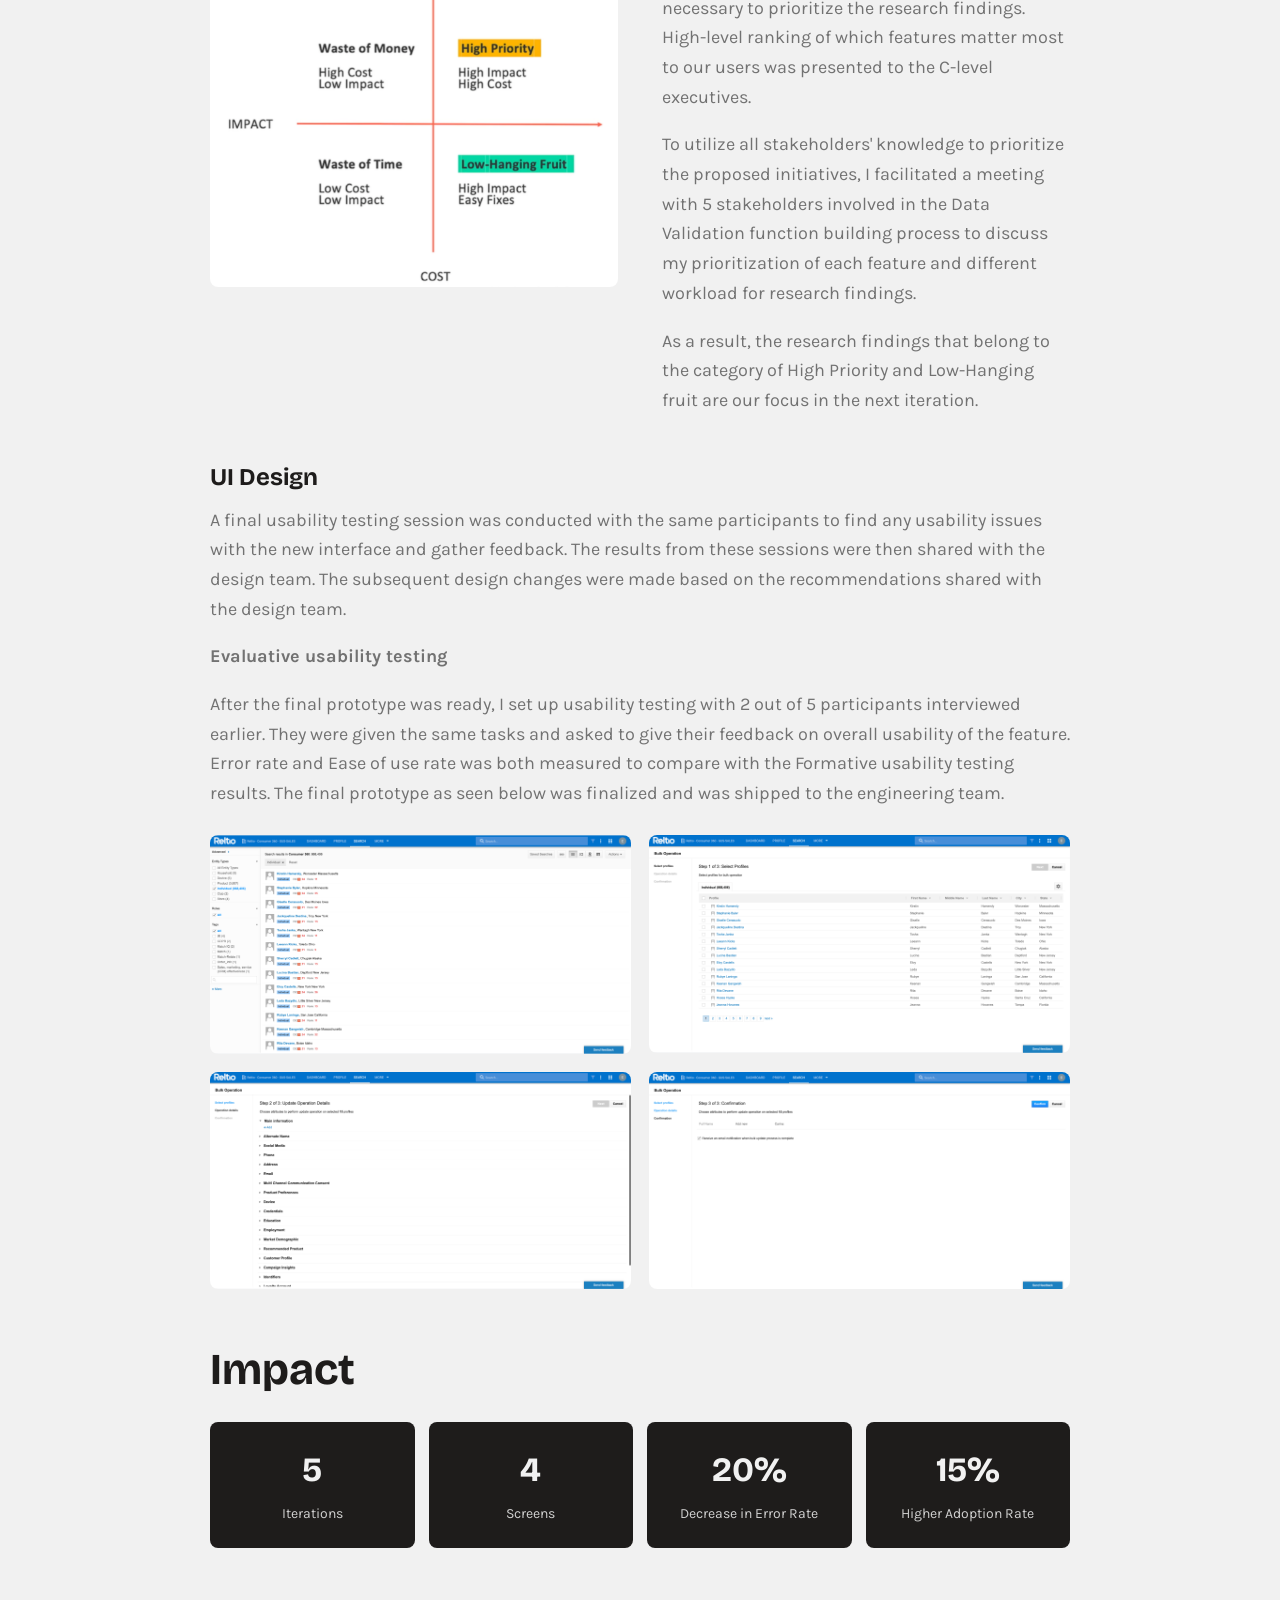
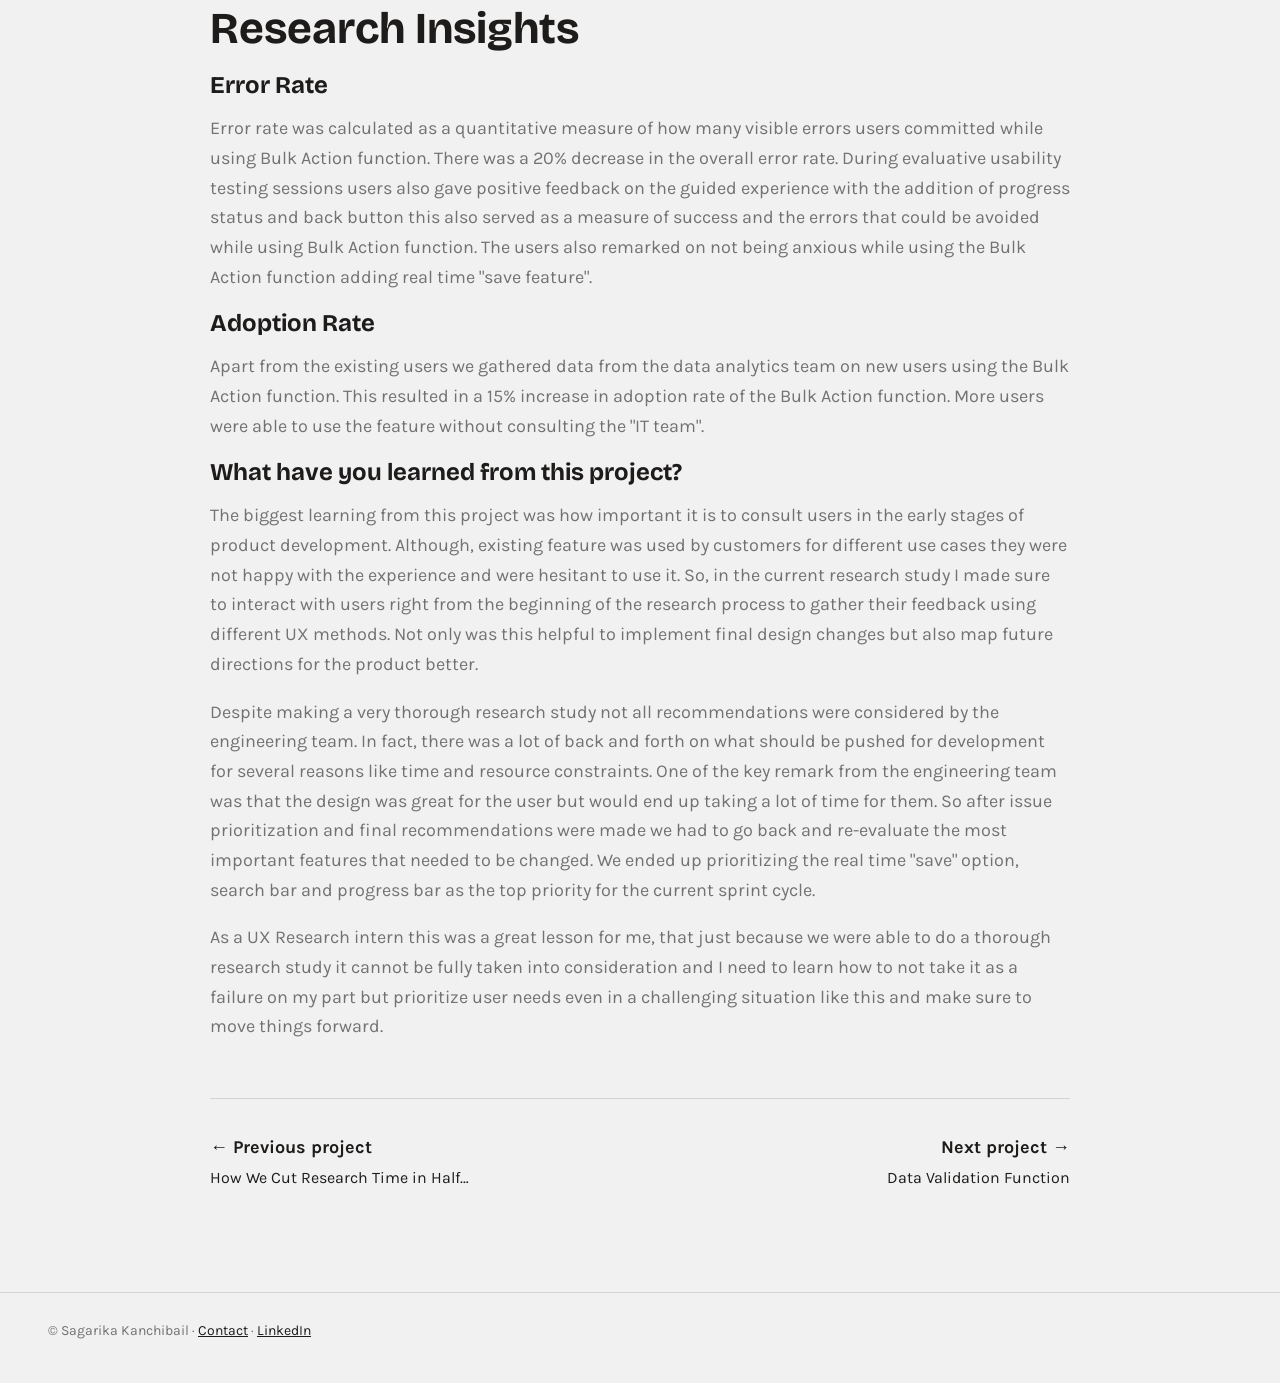
<file: projects/enhancing-bulk-actions.html>
<!DOCTYPE html>
<html lang="en">
<head>
  <meta charset="UTF-8">
  <meta name="viewport" content="width=device-width, initial-scale=1.0">
  <title>Enhancing Bulk Action Function Experience — Sagarika Kanchibail</title>
  <meta name="description" content="I'm a UX researcher. I'm passionate about creating usable digital products. I have worked with incredibly talented people across different companies.">
  <meta name="robots" content="noindex">
  <link rel="preconnect" href="https://fonts.googleapis.com">
  <link rel="preconnect" href="https://fonts.gstatic.com" crossorigin>
  <link href="https://fonts.googleapis.com/css2?family=Bricolage+Grotesque:opsz,wght@12..96,300;12..96,400;12..96,700&family=Karla:ital,wght@0,300;0,400;0,700;1,400&display=swap" rel="stylesheet">
  <link rel="stylesheet" href="../assets/css/style.css">
</head>
<body>

  <div class="nav-shell">
    <nav class="pillnav" aria-label="Main navigation">
      <a href="../index.html" class="active">Work</a>
      <a href="../about.html">About</a>
      <a href="../contact.html">Contact</a>
      <a href="../assets/files/Sagarika_Kanchibail_Resume.pdf" target="_blank" rel="noopener">Resumé</a>
      <a href="https://www.linkedin.com/in/sagarikakanchibail/" target="_blank" rel="noopener">Linkedin</a>
    </nav>
  </div>

  <header class="wrap case-hero">
    <p class="byline">Sagarika Kanchibail / Sr. UX Researcher</p>
    <h1>Enhancing "Bulk Action function" experience (Internship)</h1>
  </header>

  <main class="wrap case-body narrow">

    <section>
      <h3>Overview</h3>
      <dl class="glance">
        <div class="glance-row"><dt>Target audience</dt><dd>Data Stewards</dd></div>
        <div class="glance-row"><dt>Cross-functional Partners</dt><dd>UX Lead | Product Managers | UX &amp; Visual Designers | Engineers</dd></div>
        <div class="glance-row"><dt>My Role</dt><dd>UX Research Intern</dd></div>
        <div class="glance-row"><dt>Timeframe</dt><dd>July 2020 - August 2020 | Reltio Internship Project</dd></div>
        <div class="glance-row"><dt>Problem Statement</dt><dd>Increasing efficiency of Bulk Edit Action function and to ensure users accurately execute Bulk Edit.</dd></div>
        <div class="glance-row"><dt>Goal of the study</dt><dd>The goal of this study was to understand how Bulk Actions was currently being leveraged by end users and user should be less confused or anxious when executing Bulk Edit compared to Classic View</dd></div>
        <div class="glance-row"><dt>Methods Used</dt><dd>Heuristic Evaluation | Persona creation | In-Depth interviews | User Journey map | Usability testing | Metrics and goal setting | Task flow creation | Post Study Survey</dd></div>
        <div class="glance-row"><dt>Impact</dt><dd>The research study and subsequent design changes resulted in a 20% reduction of error rate | Increase in adoption rate by 15%</dd></div>
      </dl>
    </section>

    <section>
      <h1>Impact</h1>
      <h4>The research study and subsequent design changes resulted in a 10% reduction of error rate | Increase in adoption rate by 20%</h4>
      <div class="testimonial">
        <p>"Sagarika was the UX Researcher for the Search UI project. She is curious by nature and she set up meetings with me to ask questions while she was trying to understand the product. She was a great team player and is not afraid of speaking her mind when it's in the interest of users"</p>
        <p class="attr">-- Recommendation from Product Manager Prasad Satam</p>
      </div>
      <div class="steps">
        <span class="step"><span class="n">1</span>The Problem</span>
        <span class="step"><span class="n">2</span>Research Goals</span>
        <span class="step"><span class="n">3</span>Research Foundation</span>
        <span class="step"><span class="n">4</span>Research Process</span>
        <span class="step"><span class="n">5</span>Research Insights</span>
        <span class="step"><span class="n">6</span>Learnings</span>
      </div>
    </section>

    <section>
      <h1>The Problem</h1>
      <div class="twocol">
        <figure class="figure">
          <img src="../assets/images/p5-bulk/p5-problem.png" alt="Screenshot of the Reltio Classic Search UI with Bulk action dropdown">
          <figcaption>Bulk Action Function</figcaption>
        </figure>
        <div>
          <p>Bulk Actions are an efficient way to complete certain actions at once, often to multiple sections as opposed to completing the same action in multiple attempts. The goal of Bulk Actions is to ensure Data quality is high as possible.</p>
          <p>For example, you can perform a bulk action to: Add a new tag to multiple records running up to 10's of thousands as opposed to adding a tag to each record.</p>
          <p><strong>The Problem.</strong> As a data steward, it would be difficult to change the city of 5,000 recently uploaded profiles. It would be very inefficient to do this one by one, therefore, it would be done in bulk. These tasks could be carried out in the Classic Search UI (existing interface), but the New Search UI did not offer the same feature.</p>
          <p>When you were on the New Search UI, you were forced to save the search, open it in Classic Search and conduct bulk operations.</p>
          <p>As a Data Steward it was not possible to maintain two Search UI features. It was necessary to manage both the UIs because the New Search UI has some gaps when compared to the Classic Search UI. Bulk operations being one of the biggest gaps between the two.</p>
        </div>
      </div>
    </section>

    <section>
      <h1>Research Foundation</h1>
      <p>I spent around three days to understand the background, context, different use cases, business requirements, work objectives, and technical concepts of using Bulk Action. I used a Learning Plan* to organize my ideas, to see more clearly what questions need to be answered and hold discussions with stakeholders.</p>
      <figure class="figure">
        <img src="../assets/images/p5-bulk/p5-learning-plan.png" alt="Learning Plan whiteboard photo with sticky notes in three columns">
        <figcaption>While making the learning plan* I also listed the pros and cons of using different research methods</figcaption>
      </figure>
    </section>

    <section>
      <h1>Research Process</h1>
      <div class="twocol">
        <figure class="figure">
          <img src="../assets/images/p5-bulk/p5-questions.png" alt="Illustration of a woman weighing options">
          <figcaption>Asked a lot of questions about the existing feature</figcaption>
        </figure>
        <div>
          <h3>My Research Process</h3>
          <p>In the early stages of exploring the problem space and solutions, we listed a number of assumptions about what a Bulk Action Function should look like. In order to validate these assumptions with stakeholders, I interviewed the product manager, designers, Customer support team and Data Stewards. This helped us align our expectations about what to test, what not to test, and how long it could take.</p>
          <p>First I created a persona following the interactions with users to understand the diverse user background and different goals, responsibilities and frustrations they had while using Bulk Action function. I proposed creating a user journey map in the exploratory stage to supplement the interviews to better understand the users' mental model and expectations of how a Bulk Action Function should work. I also conducted a Heuristic Evaluation as it would help us identify user pain points and frustrations. I also thought it was best to do a usability testing and an interview as we were interested to know what roadblocks exist in the current feature. It has some advantages: flexible timing, direct observation and detailed feedback. A final usability testing was also conducted to test the final iteration of the interface with users before the launch of the feature.</p>
        </div>
      </div>

      <h3>Research Goals</h3>
      <p>The goal of this study was to understand how Bulk Actions was currently being leveraged by our end users.</p>
      <p>To understand this, we need to study the following specific areas:</p>
      <ul>
        <li>How are users currently using Bulk Actions?</li>
        <li>What issues are they having with the current experience?</li>
        <li>What other enhancements would they like to see?</li>
      </ul>
      <p>This would help us in delivering these results:</p>
      <ul>
        <li>User should more efficiently execute Bulk Edit more compared to Classic View</li>
        <li>User should be less confused or anxious when executing Bulk Edit compared to Classic View</li>
        <li>Users should be able to accurately execute Bulk Edit. This measures the intuitiveness of the flow and experience.</li>
      </ul>

      <h3>Target Users</h3>
      <p>Customers from different industries use Bulk Action Function for different use cases. It is important to understand each users' needs to enhance Bulk Action function :</p>
      <p><strong>Data stewards</strong></p>
      <ul>
        <li>Data stewards are responsible for performing Bulk Action function.</li>
        <li>They execute tasks given that are laid out by Data experts and created by Data configurators.</li>
      </ul>
      <p>Therefore, it was important to all the customers early and align everyone's understanding and expectations. We paid close attention to collaboration at each step — working closely with the core stakeholders, and engaging the extended stakeholders at the right time. We wanted to take all stakeholders on the journey with us so that there would be no big reveal and surprises at the end of it.</p>

      <h3>Persona creation</h3>
      <div class="twocol">
        <figure class="figure">
          <img src="../assets/images/p5-bulk/p5-persona.png" alt="Persona card of John Webster, Data Steward">
          <figcaption>Persona of a Data Steward</figcaption>
        </figure>
        <div>
          <p>I created a Persona to understand user background, their goals and responsibilities with Bulk Action and to capture their frustrations. This persona helped the designers understand the background of the users and was used a reference while making design recommendations. Since, the feature is used by a diverse set of users persona creation helps narrow down the common goals, responsibilities and frustrations users have with the feature.</p>
        </div>
      </div>

      <h3>Understanding user journey</h3>
      <p>To understand the feature better, I created a User Journey Map after talking to stakeholders and interviewing data stewards and the customer support team. After interacting with the customers I chose a scenario that they perform regularly and created journey map to understand their mental model about Bulk Action Function, how they select the records for editing them, their pain points/frustrations and captured their emotions.</p>
      <figure class="figure">
        <img src="../assets/images/p5-bulk/p5-journey.png" alt="Customer journey map with 4 stages, emotion curve and pain points">
        <figcaption>Customer Journey</figcaption>
      </figure>

      <h3>Heuristic Evaluation</h3>
      <div class="twocol">
        <figure class="figure">
          <img src="../assets/images/p5-bulk/p5-heuristic.png" alt="Heuristic evaluation table mapping usability principles to pain points">
          <figcaption>Excerpt from Heuristic evaluation</figcaption>
        </figure>
        <div>
          <p>I conducted a Heuristic Evaluation to capture user pain points and frustrations by identifying usability issues. It is a relatively quick method of gathering feedback and didn't require much time or input from other core stakeholders.</p>
        </div>
      </div>

      <h3>Remote Usability testing and interview</h3>
      <div class="twocol">
        <figure class="figure">
          <img src="../assets/images/p5-bulk/p5-notes.png" alt="Typed notes from a usability session with Abbvie">
          <figcaption>My notes from usability session with Abbvie</figcaption>
        </figure>
        <div>
          <p><strong>Example</strong></p>
          <p>Before the final testing, I did some pilot testing with the team members and who helped me finalize my research plan and the testing duration.</p>
          <p>I conducted 5 (1 hour) usability sessions on the Bulk Action Function prototype with Data Stewards in the United States.</p>
          <p>During the testing sessions, I also invited the PM, my manager and the designer to observe my sessions to avoid bias and showcase user thinking and value the importance of research work.</p>
        </div>
      </div>
      <h4>Tasks:</h4>
      <ol>
        <li>Edit HCP records with Simple attribute- status "Active" to "Inactive" for records Age&gt;65 and License=Expired</li>
        <li>Edit HCP records with Nested attribute- Entity type = Contacts; change email address / domain = globex</li>
        <li>View Status under tenant management</li>
        <li>Receiving email</li>
      </ol>
      <h4>Metrics:</h4>
      <p>Editing records is as important as injecting records for the company, since our users were not using the feature and had low success rate, we wanted to create a guided experience where tasks are easy to complete, and the interface is very easy to navigate, Thus, the following metrics were selected to measure and monitor the impact of the design.</p>
      <ul>
        <li>Error rate</li>
        <li>Adoption rate</li>
        <li>Ease of use for each task</li>
      </ul>

      <h3>Data analysis</h3>
      <div class="twocol">
        <figure class="figure">
          <img src="../assets/images/p5-bulk/p5-miro.png" alt="Miro board with sticky notes, affinity clusters and prioritization matrix">
          <figcaption>Data analysis and synthesis on Miro board</figcaption>
        </figure>
        <div>
          <p>I used Miro board to analyze data. I added stakeholder information, the research goals, research methods, prioritization matrix and I created a task-based data log, to capture for each of the 5 participants during testing session.</p>
          <p>For this project I used Thematic analysis to synthesize the data to convert into actionable design changes. To achieve this I did the following:</p>
          <ul>
            <li>Coding data and creating themes</li>
            <li>End of day debriefs after testing</li>
            <li>Video watching and insights analysis</li>
            <li>Issue prioritization</li>
          </ul>
          <p>After each session, I had a quick debrief with stakeholders to ensure they were getting the insights they needed and get consensus on the information we were getting. Then, I went back and watched videos to synthesize insights.</p>
        </div>
      </div>

      <h3>Issue prioritization</h3>
      <div class="twocol">
        <figure class="figure">
          <img src="../assets/images/p5-bulk/p5-matrix.png" alt="Impact versus Cost 2x2 prioritization matrix">
        </figure>
        <div>
          <p>Since the scope of the project is vast it was necessary to prioritize the research findings. High-level ranking of which features matter most to our users was presented to the C-level executives.</p>
          <p>To utilize all stakeholders' knowledge to prioritize the proposed initiatives, I facilitated a meeting with 5 stakeholders involved in the Data Validation function building process to discuss my prioritization of each feature and different workload for research findings.</p>
          <p>As a result, the research findings that belong to the category of High Priority and Low-Hanging fruit are our focus in the next iteration.</p>
        </div>
      </div>

      <h3>UI Design</h3>
      <p>A final usability testing session was conducted with the same participants to find any usability issues with the new interface and gather feedback. The results from these sessions were then shared with the design team. The subsequent design changes were made based on the recommendations shared with the design team.</p>
      <p><strong>Evaluative usability testing</strong></p>
      <p>After the final prototype was ready, I set up usability testing with 2 out of 5 participants interviewed earlier. They were given the same tasks and asked to give their feedback on overall usability of the feature. Error rate and Ease of use rate was both measured to compare with the Formative usability testing results. The final prototype as seen below was finalized and was shipped to the engineering team.</p>
      <div class="gallery">
        <figure class="figure"><img src="../assets/images/p5-bulk/p5-ui-1.png" alt="Reltio Search page with HCP search results list"></figure>
        <figure class="figure"><img src="../assets/images/p5-bulk/p5-ui-2.png" alt="Bulk Operation Step 1 of 3: Select Profiles"></figure>
        <figure class="figure"><img src="../assets/images/p5-bulk/p5-ui-3.png" alt="Bulk Operation Step 2 of 3: Update Operation Details"></figure>
        <figure class="figure"><img src="../assets/images/p5-bulk/p5-ui-4.png" alt="Bulk Operation Step 3 of 3: Confirmation"></figure>
      </div>
    </section>

    <section>
      <h1>Impact</h1>
      <div class="stats">
        <div class="stat"><span class="num">5</span><span class="lbl">Iterations</span></div>
        <div class="stat"><span class="num">4</span><span class="lbl">Screens</span></div>
        <div class="stat"><span class="num">20%</span><span class="lbl">Decrease in Error Rate</span></div>
        <div class="stat"><span class="num">15%</span><span class="lbl">Higher Adoption Rate</span></div>
      </div>
    </section>

    <section>
      <h1>Research Insights</h1>
      <h3>Error Rate</h3>
      <p>Error rate was calculated as a quantitative measure of how many visible errors users committed while using Bulk Action function. There was a 20% decrease in the overall error rate. During evaluative usability testing sessions users also gave positive feedback on the guided experience with the addition of progress status and back button this also served as a measure of success and the errors that could be avoided while using Bulk Action function. The users also remarked on not being anxious while using the Bulk Action function adding real time "save feature".</p>
      <h3>Adoption Rate</h3>
      <p>Apart from the existing users we gathered data from the data analytics team on new users using the Bulk Action function. This resulted in a 15% increase in adoption rate of the Bulk Action function. More users were able to use the feature without consulting the "IT team".</p>
      <h3>What have you learned from this project?</h3>
      <p>The biggest learning from this project was how important it is to consult users in the early stages of product development. Although, existing feature was used by customers for different use cases they were not happy with the experience and were hesitant to use it. So, in the current research study I made sure to interact with users right from the beginning of the research process to gather their feedback using different UX methods. Not only was this helpful to implement final design changes but also map future directions for the product better.</p>
      <p>Despite making a very thorough research study not all recommendations were considered by the engineering team. In fact, there was a lot of back and forth on what should be pushed for development for several reasons like time and resource constraints. One of the key remark from the engineering team was that the design was great for the user but would end up taking a lot of time for them. So after issue prioritization and final recommendations were made we had to go back and re-evaluate the most important features that needed to be changed. We ended up prioritizing the real time "save" option, search bar and progress bar as the top priority for the current sprint cycle.</p>
      <p>As a UX Research intern this was a great lesson for me, that just because we were able to do a thorough research study it cannot be fully taken into consideration and I need to learn how to not take it as a failure on my part but prioritize user needs even in a challenging situation like this and make sure to move things forward.</p>
    </section>

    <nav class="pagenav" aria-label="Project navigation">
      <a class="prev" href="rolling-research.html">← Previous project<br><span style="font-weight:400;font-size:16px;">How We Cut Research Time in Half…</span></a>
      <a class="next" href="data-validation-function.html">Next project →<br><span style="font-weight:400;font-size:16px;">Data Validation Function</span></a>
    </nav>

  </main>

  <footer class="footer">
    <div class="wrap">© Sagarika Kanchibail · <a href="../contact.html">Contact</a> · <a href="https://www.linkedin.com/in/sagarikakanchibail/" target="_blank" rel="noopener">LinkedIn</a></div>
  </footer>

  <script src="../assets/js/main.js"></script>
</body>
</html>
</file>
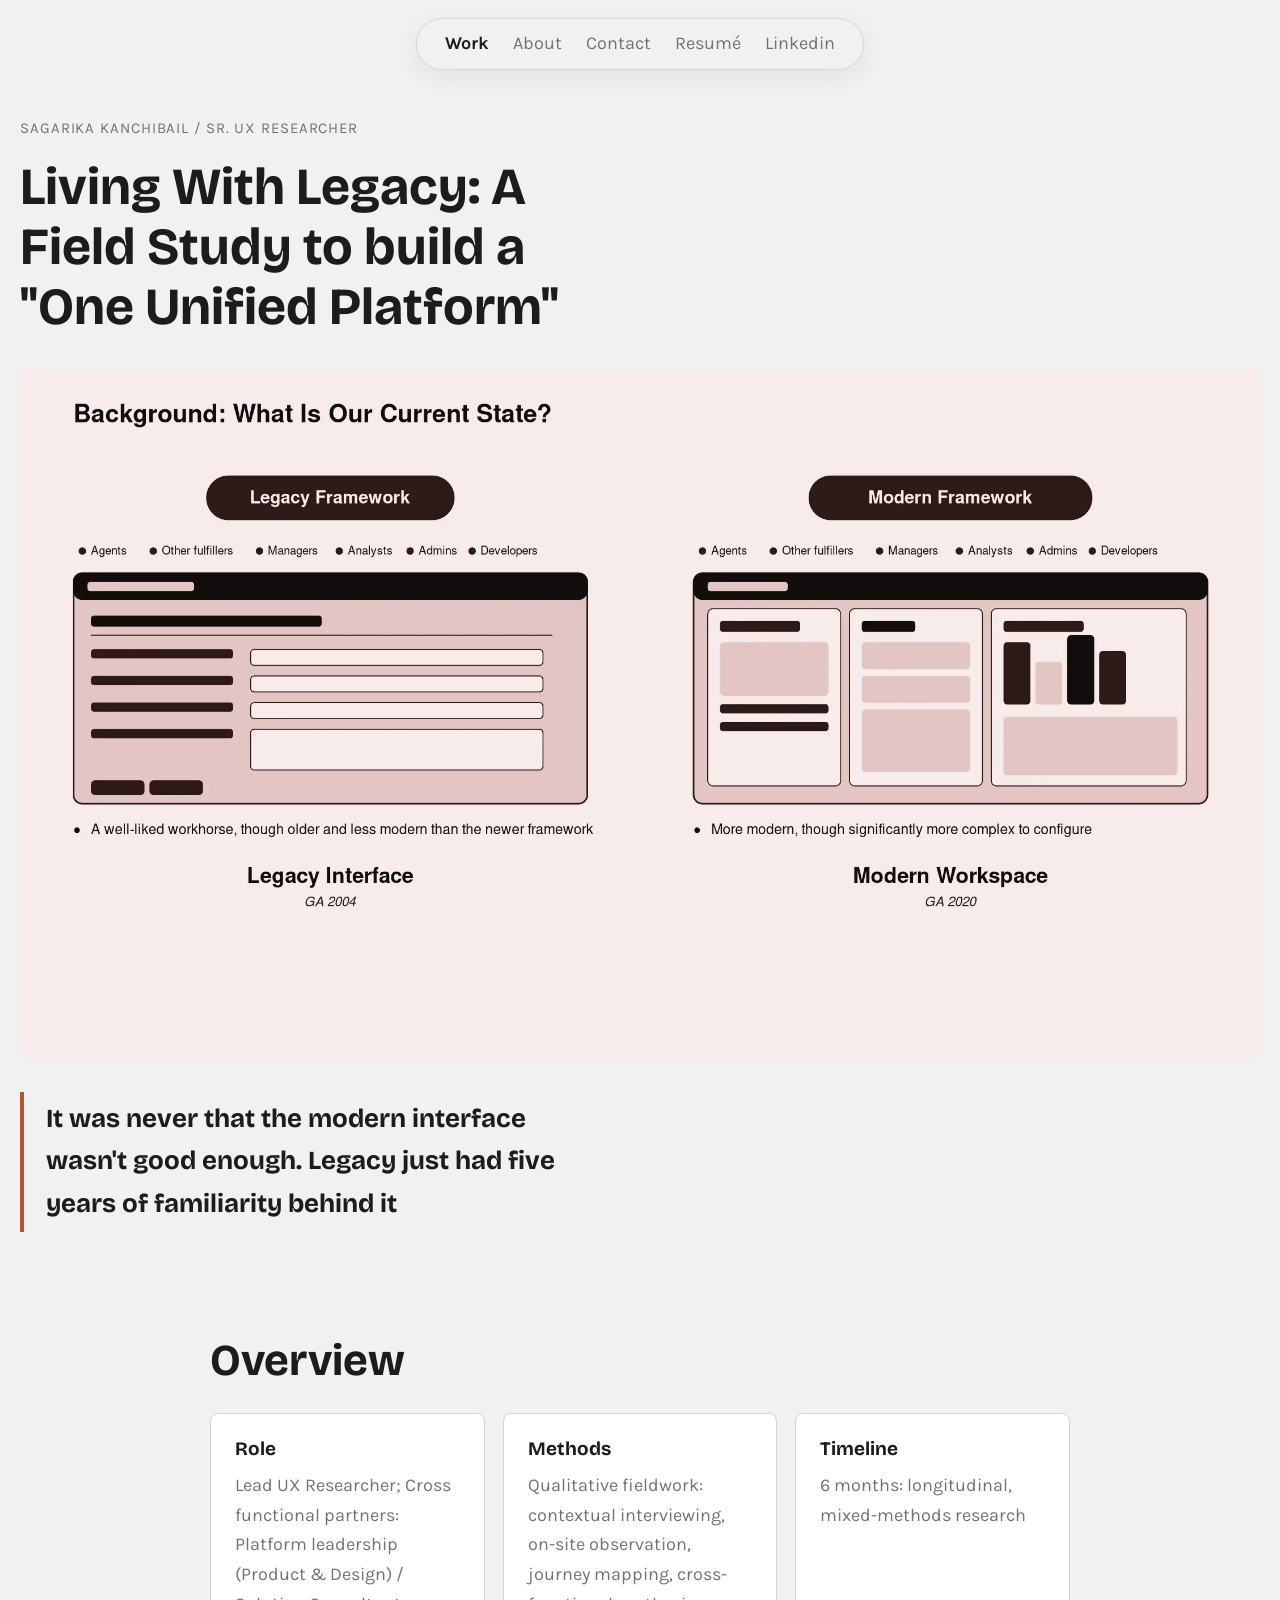
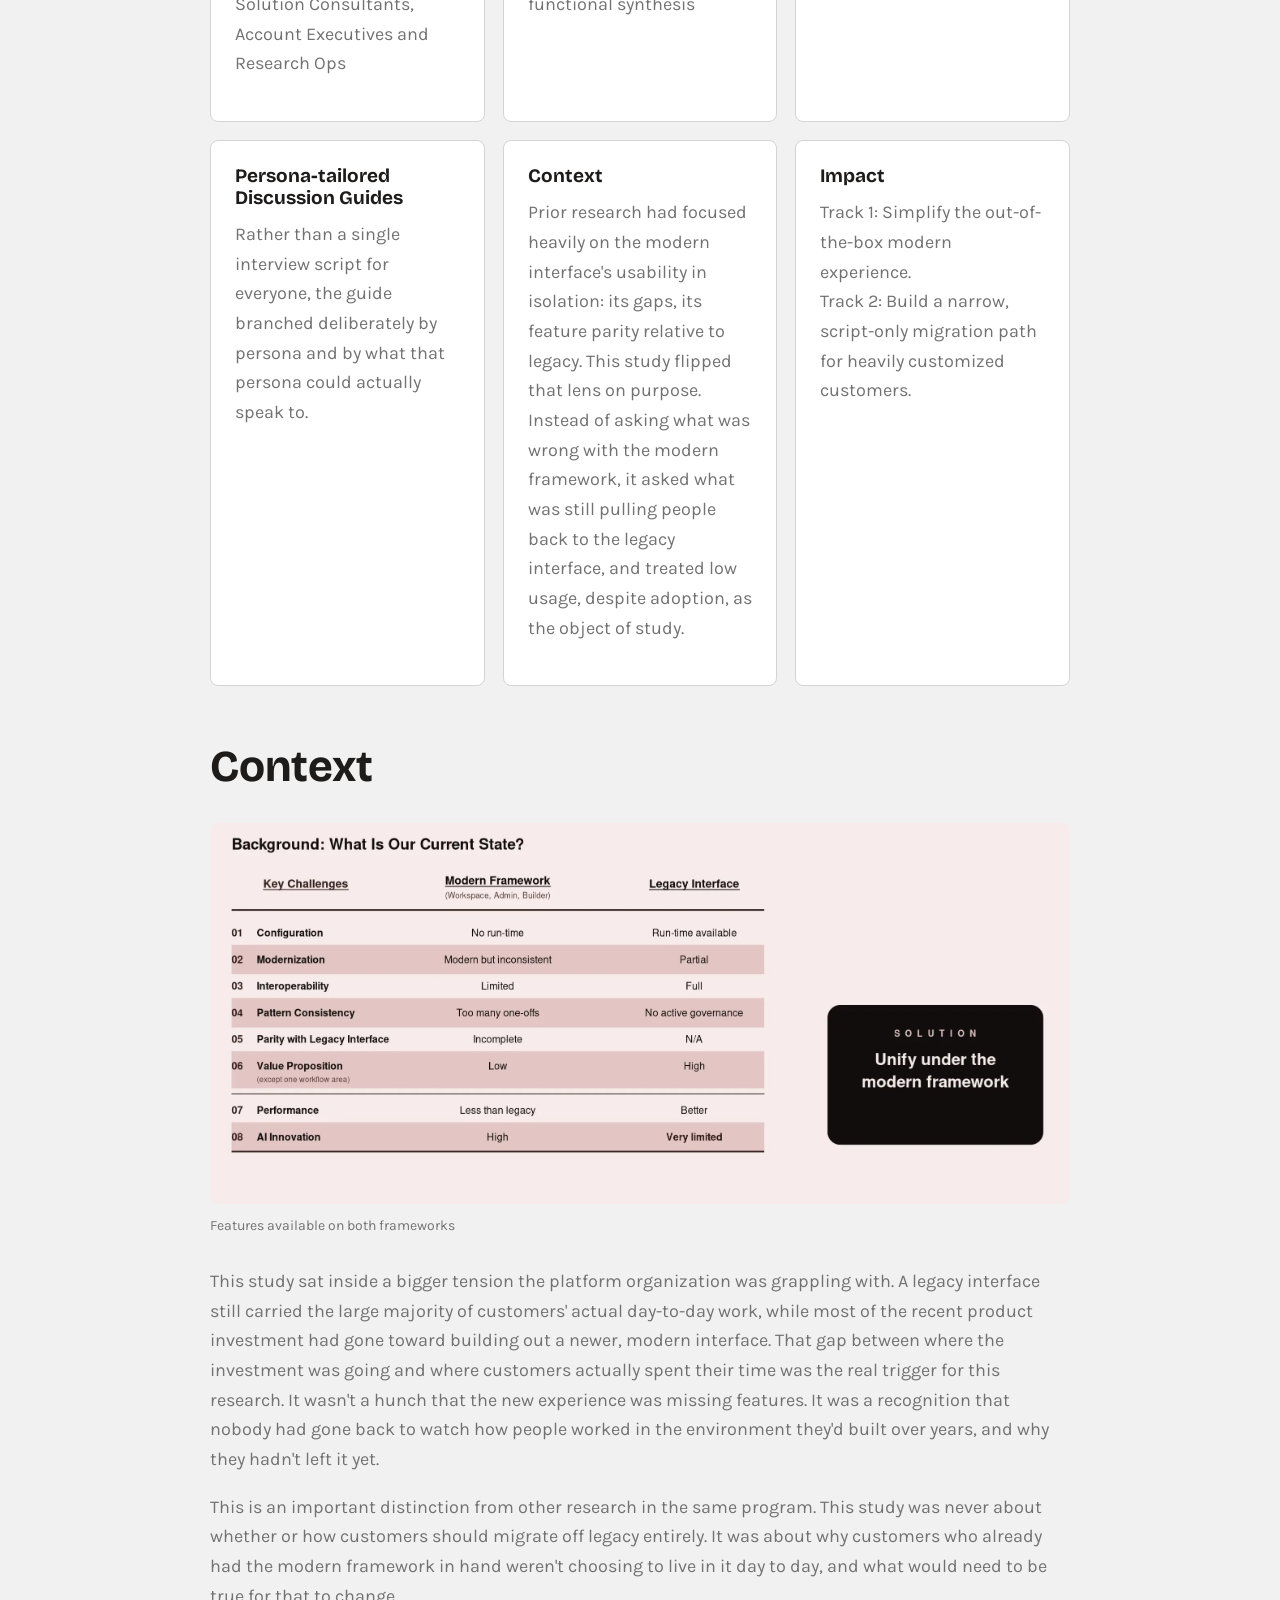
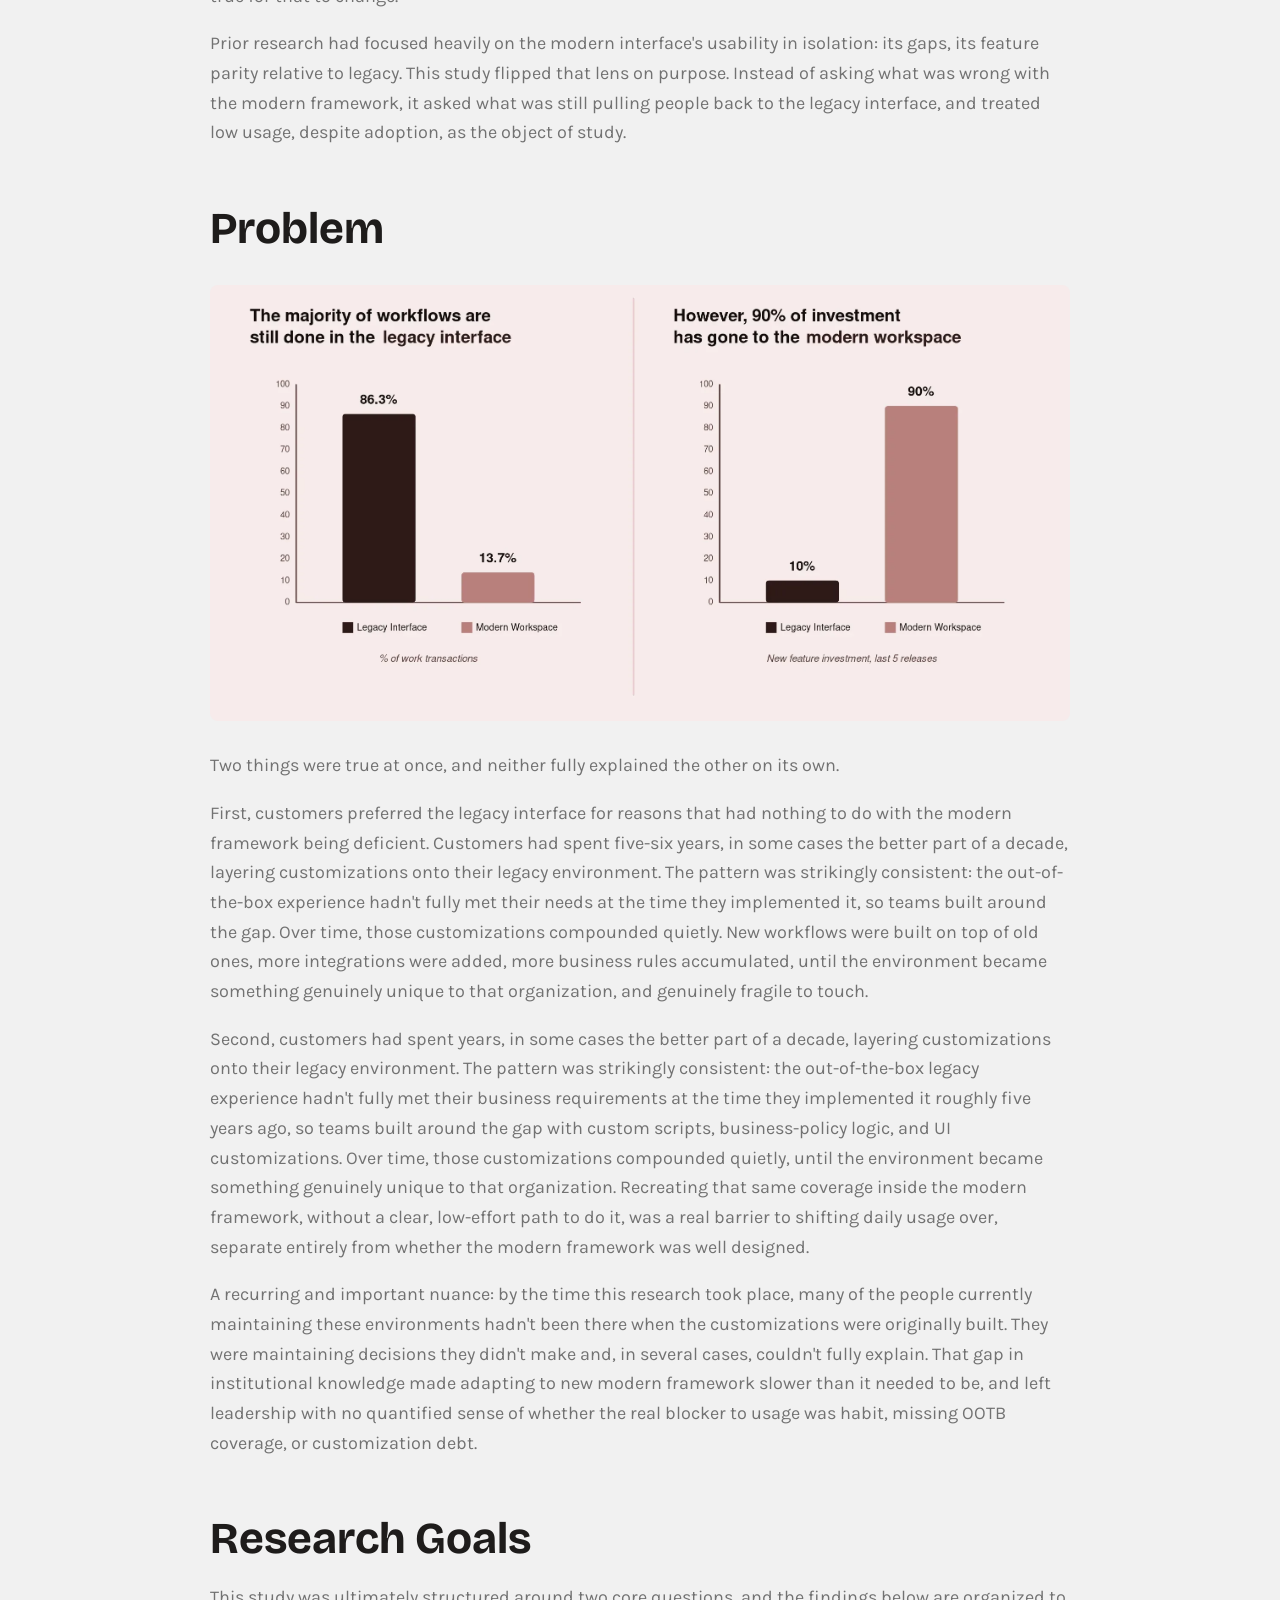
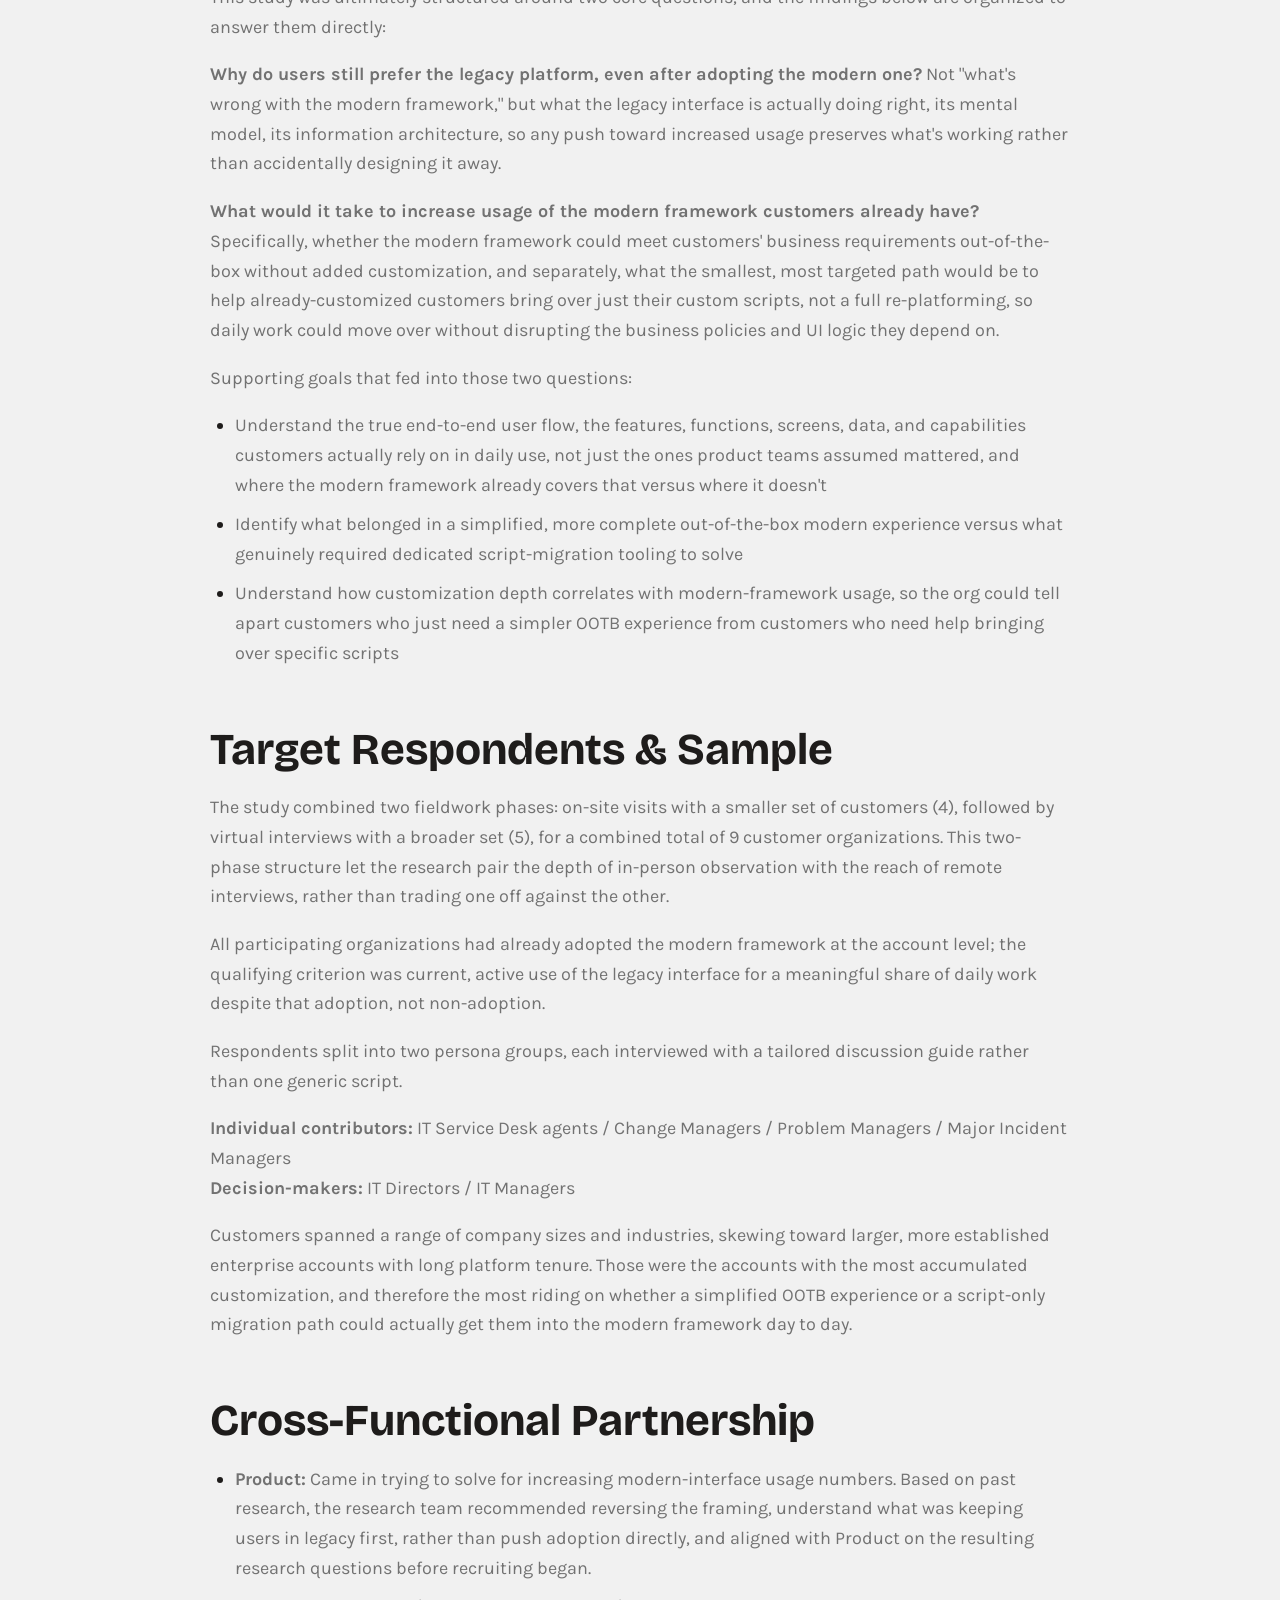
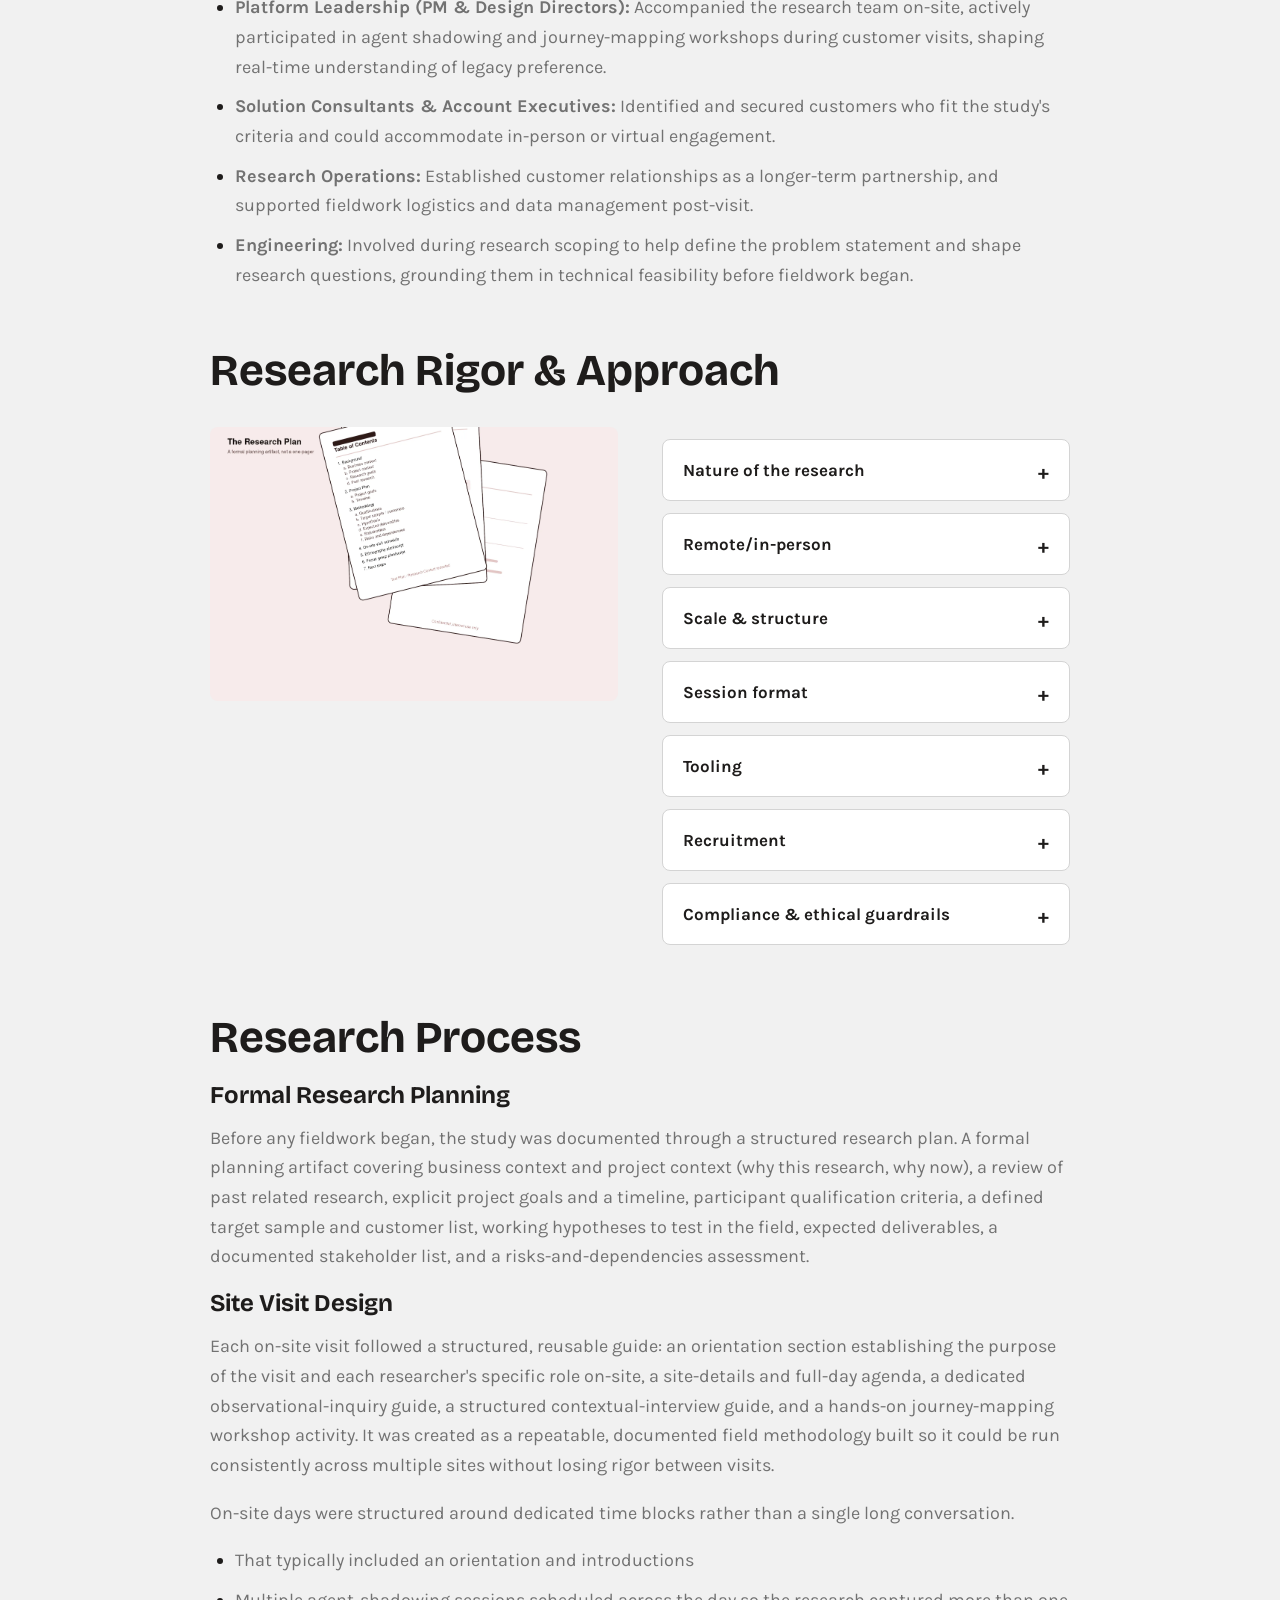
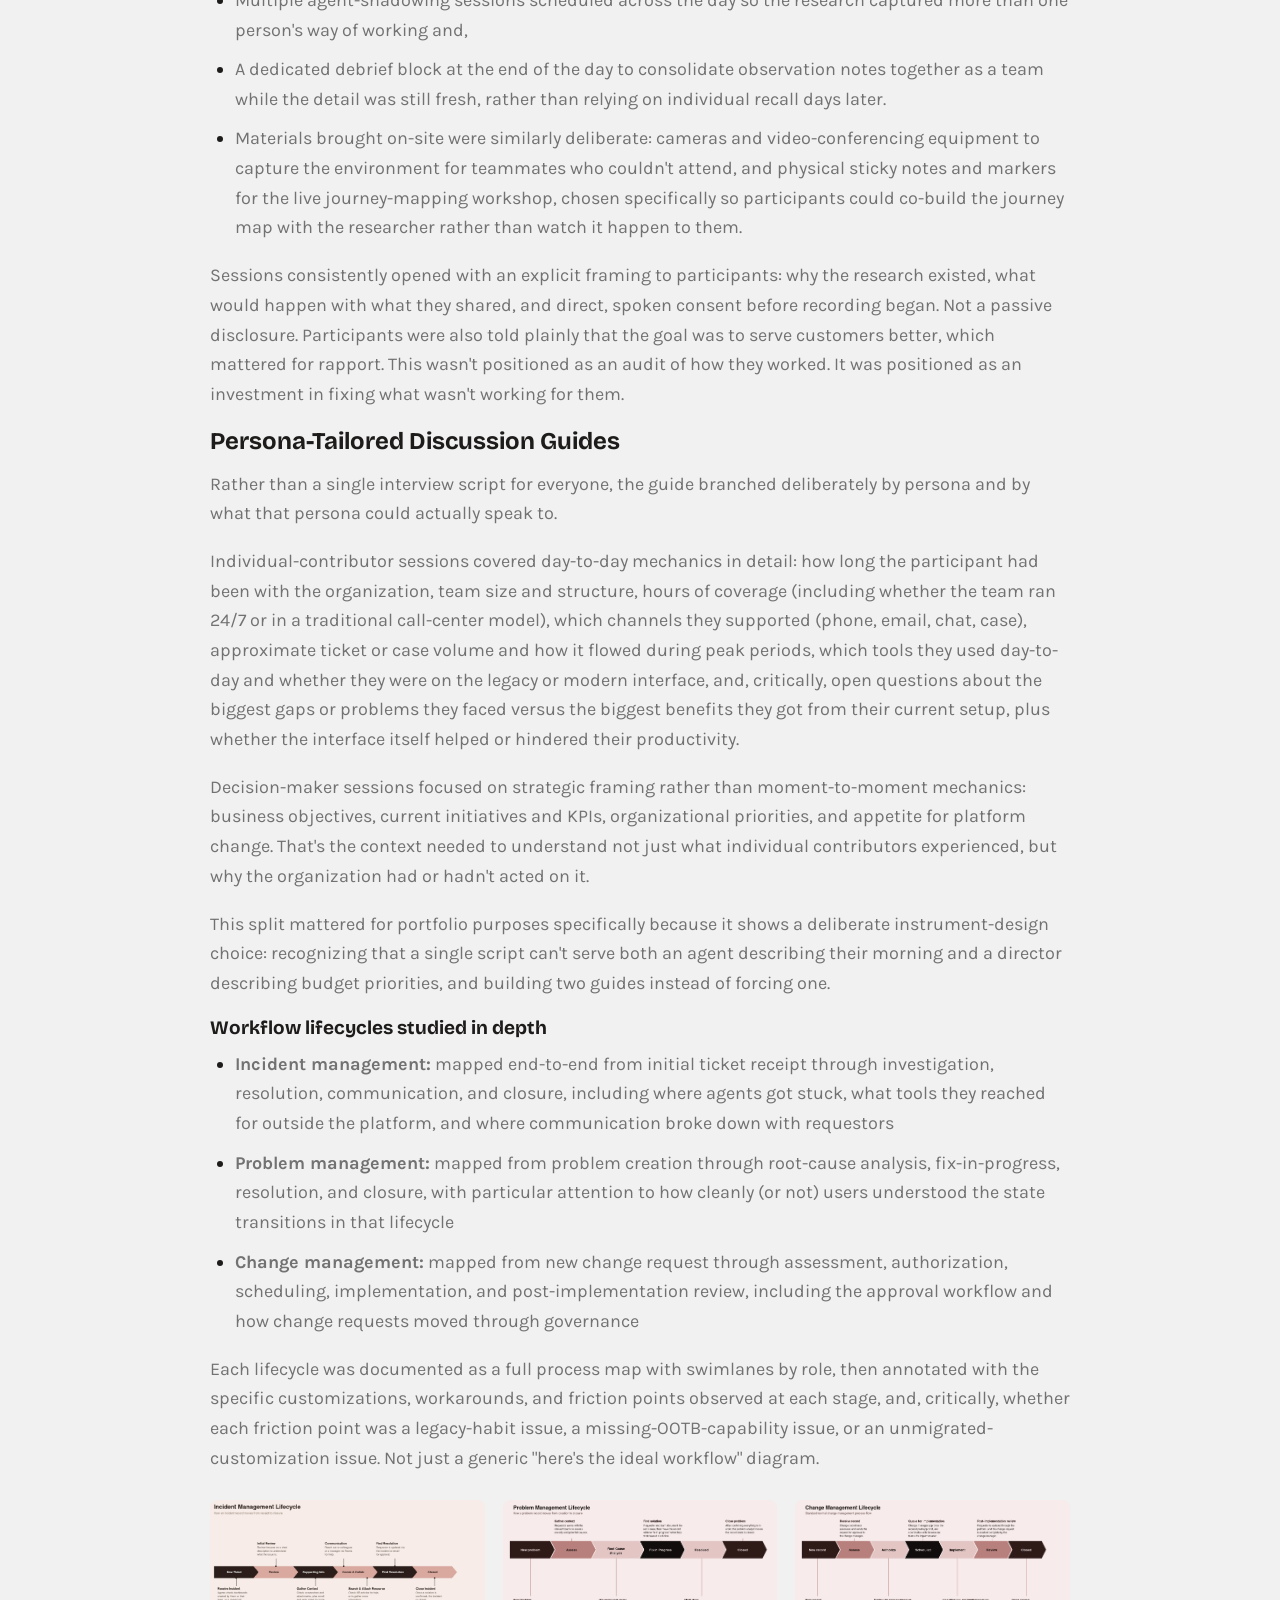
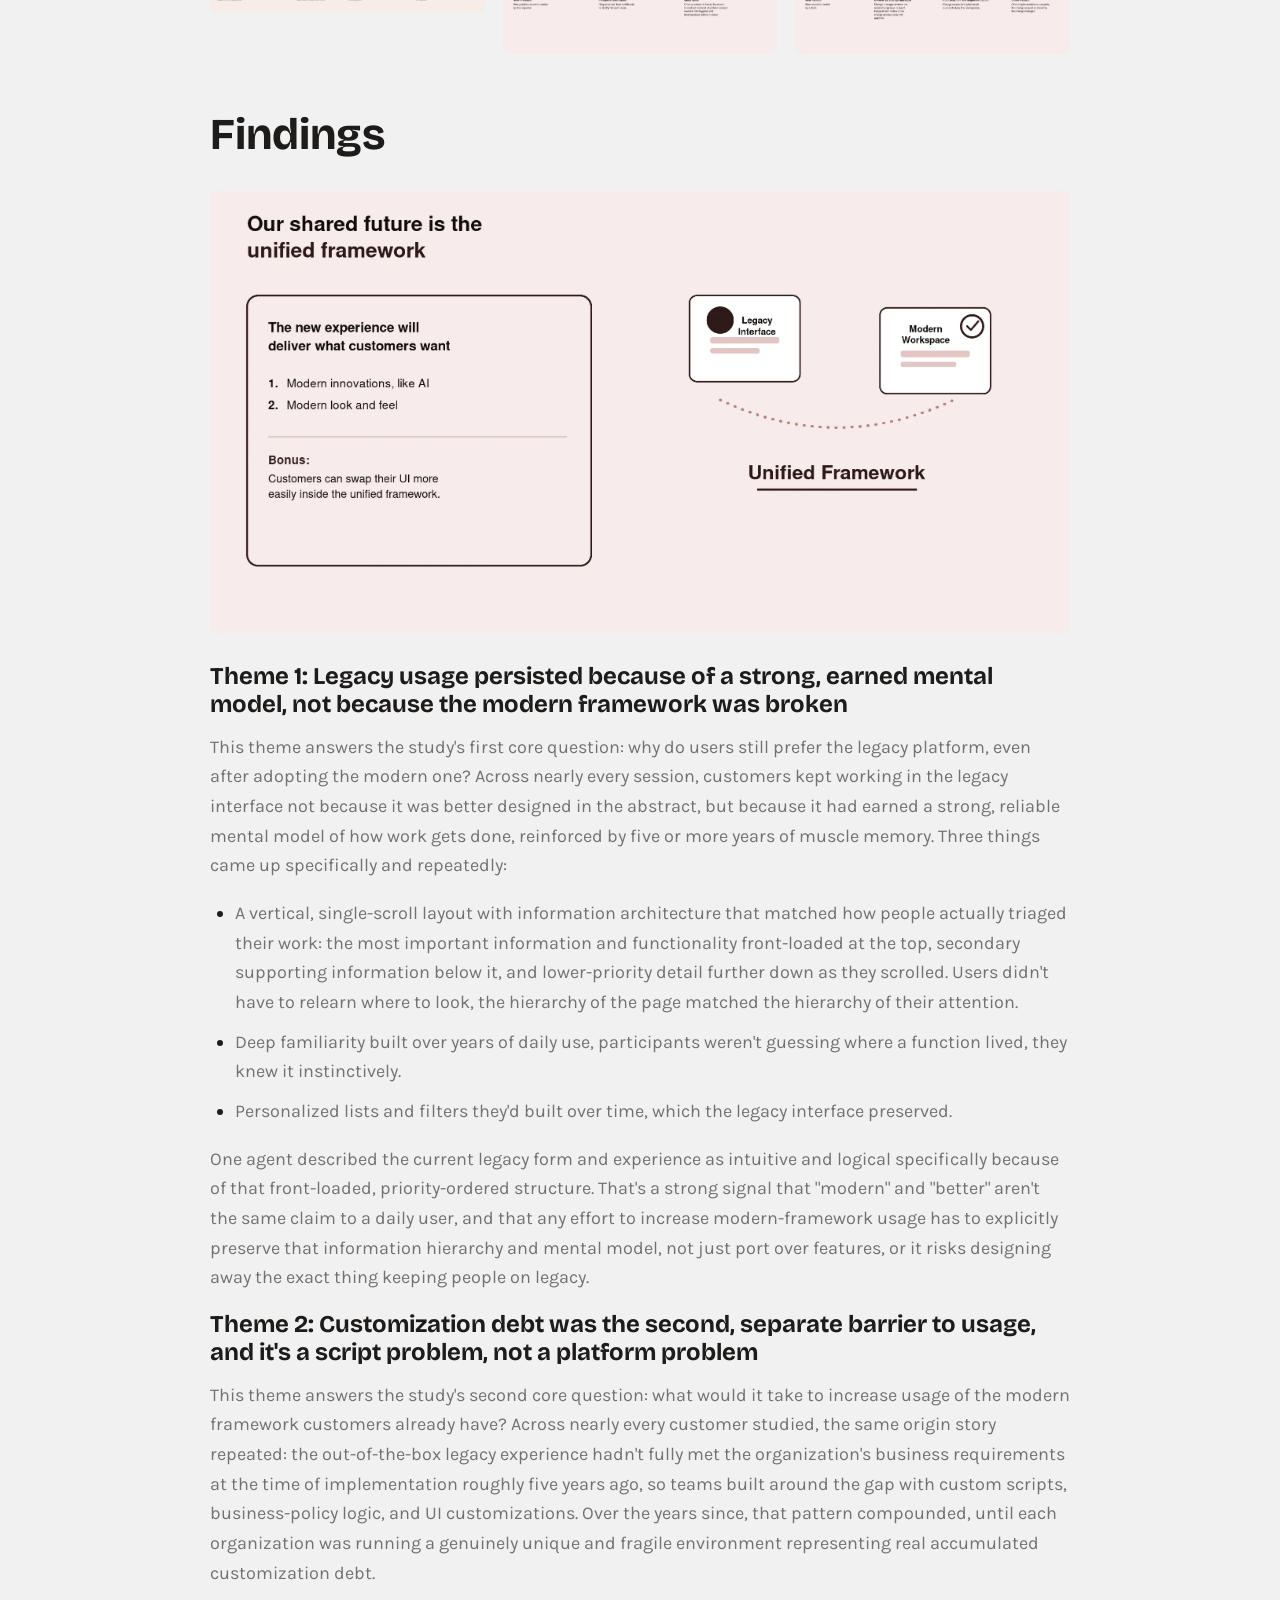
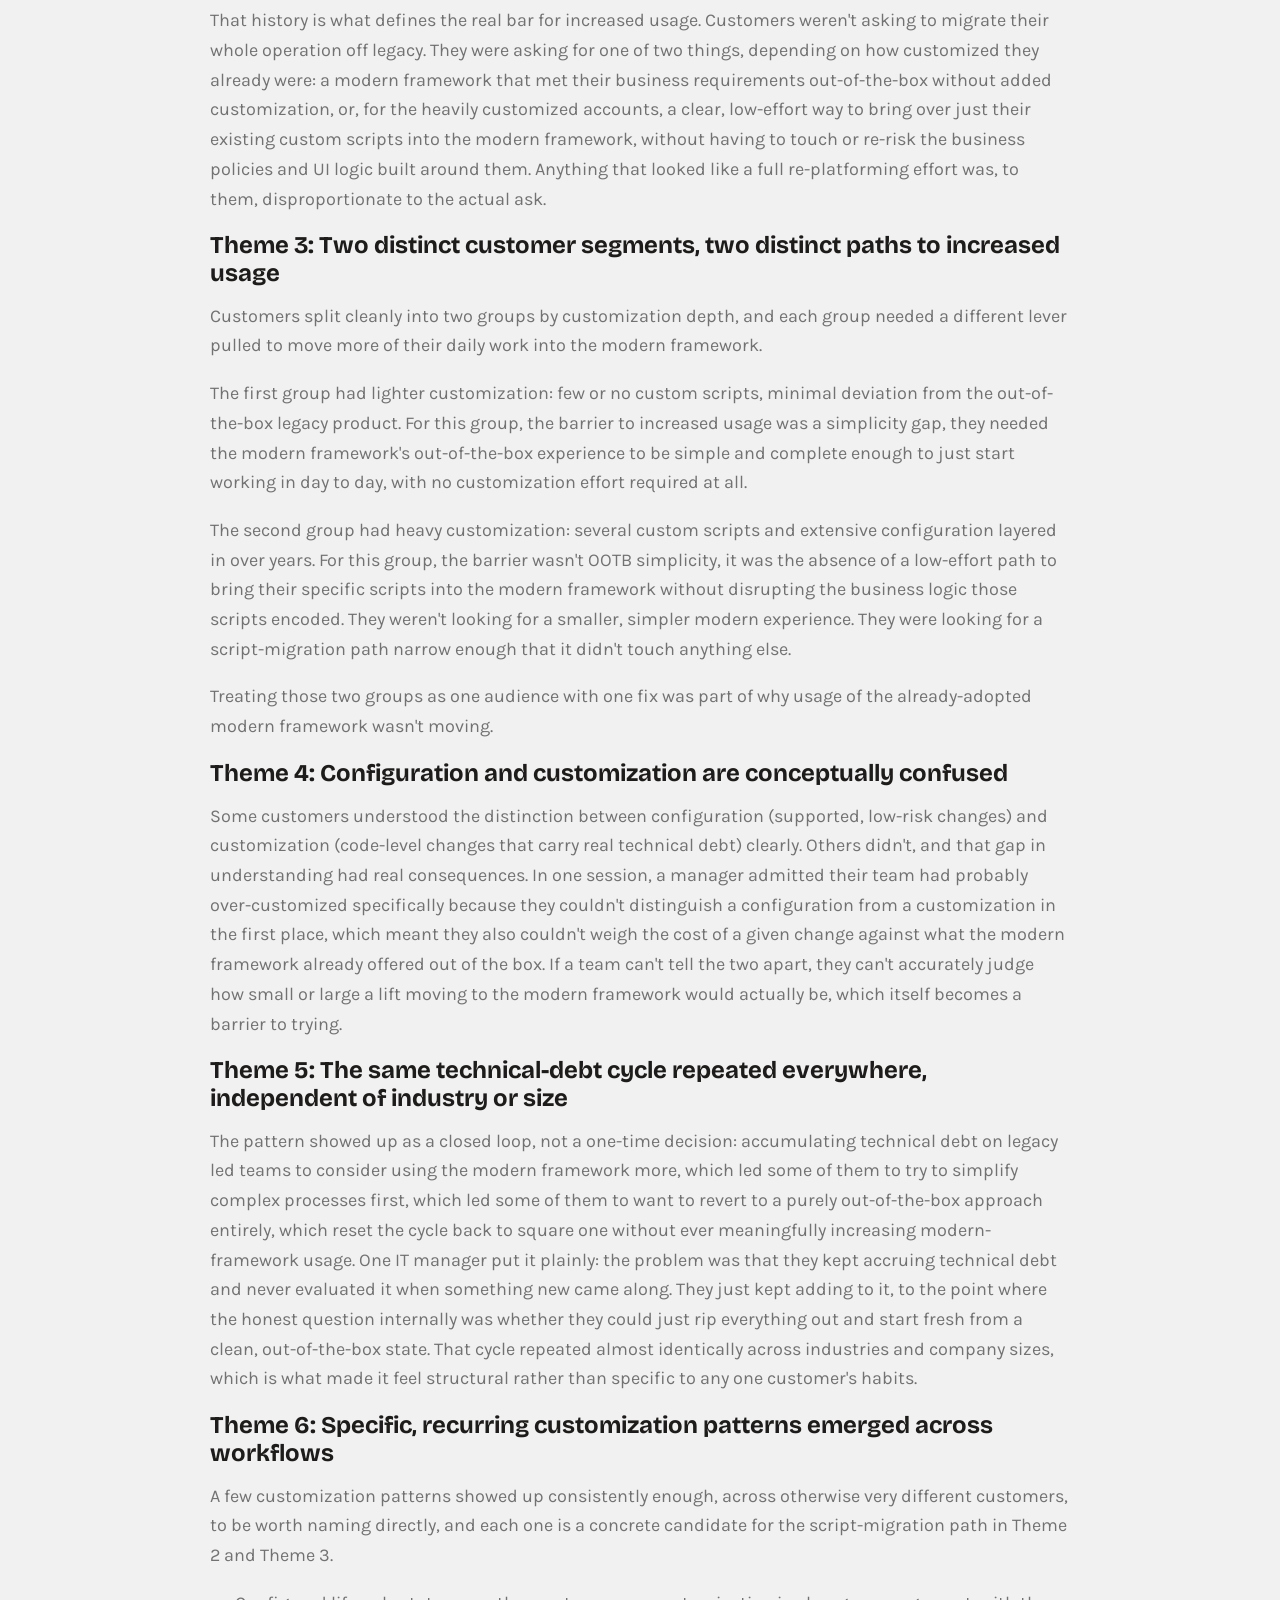
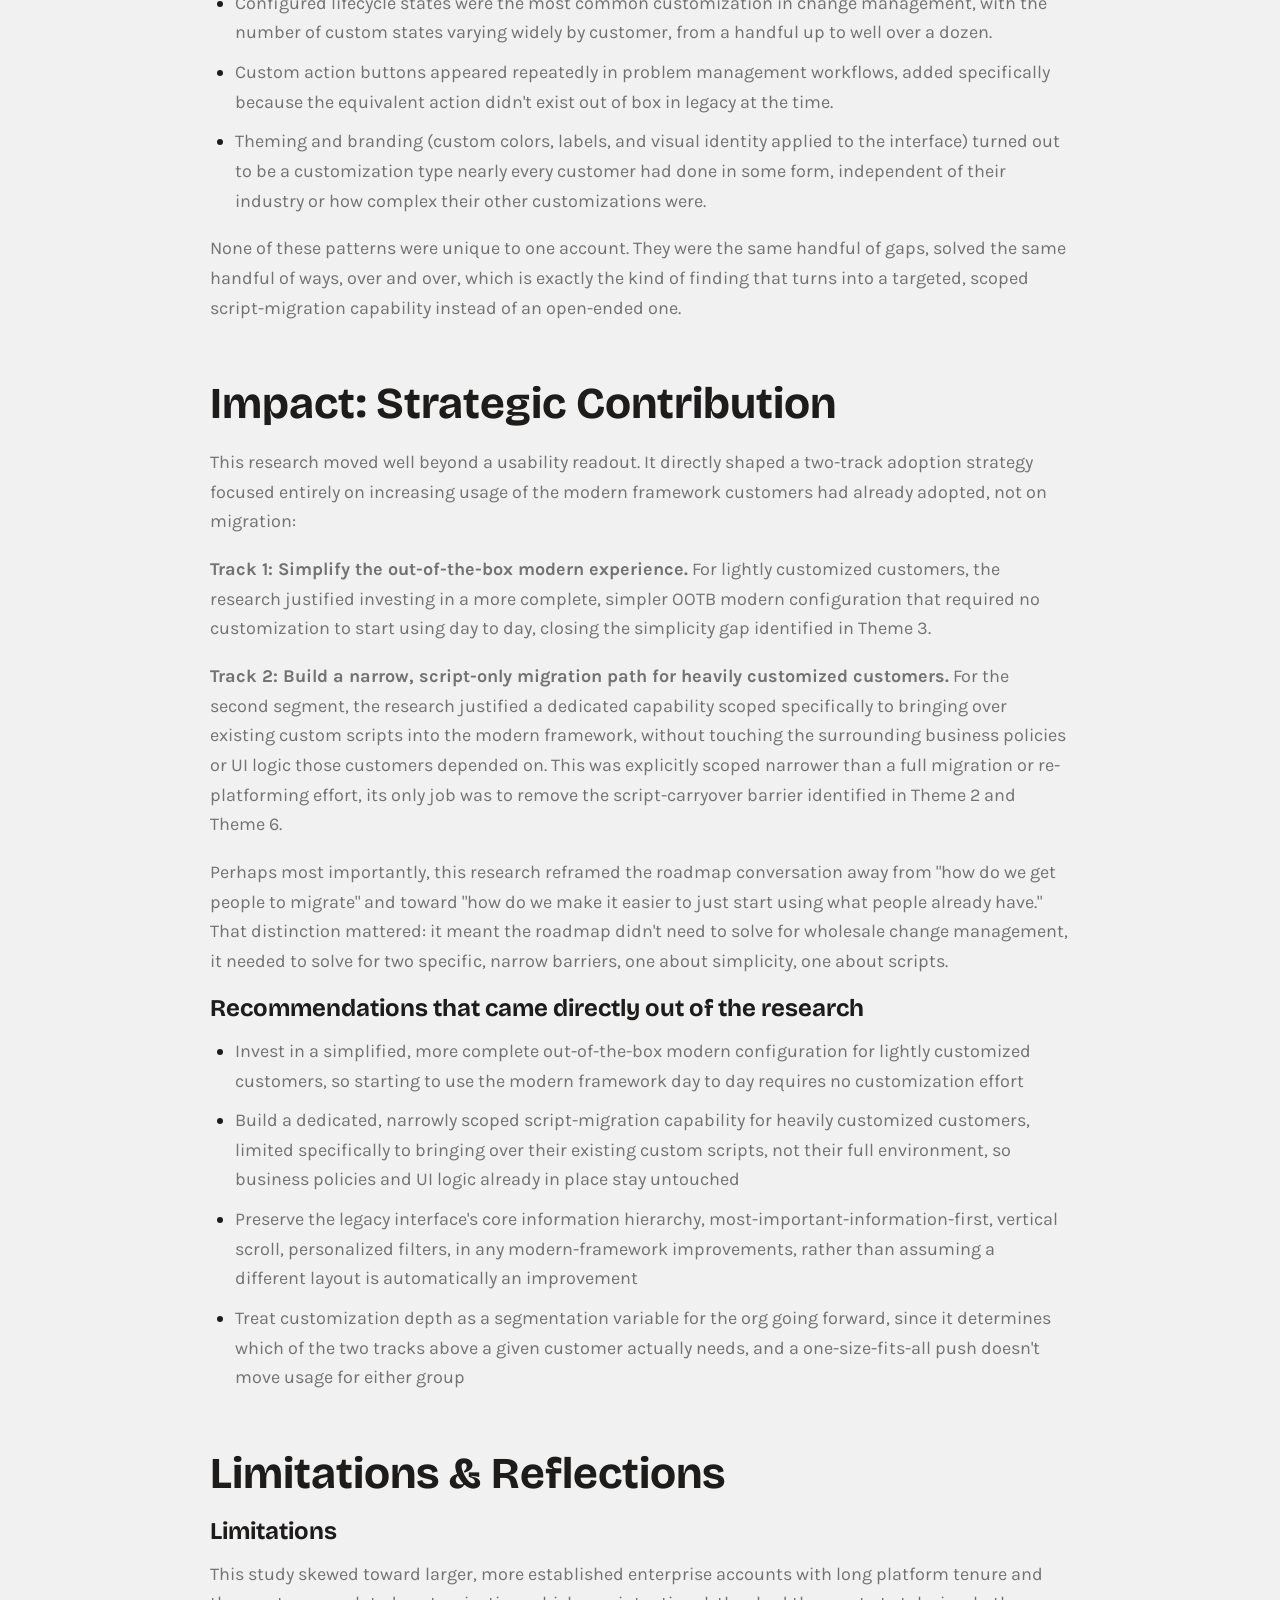
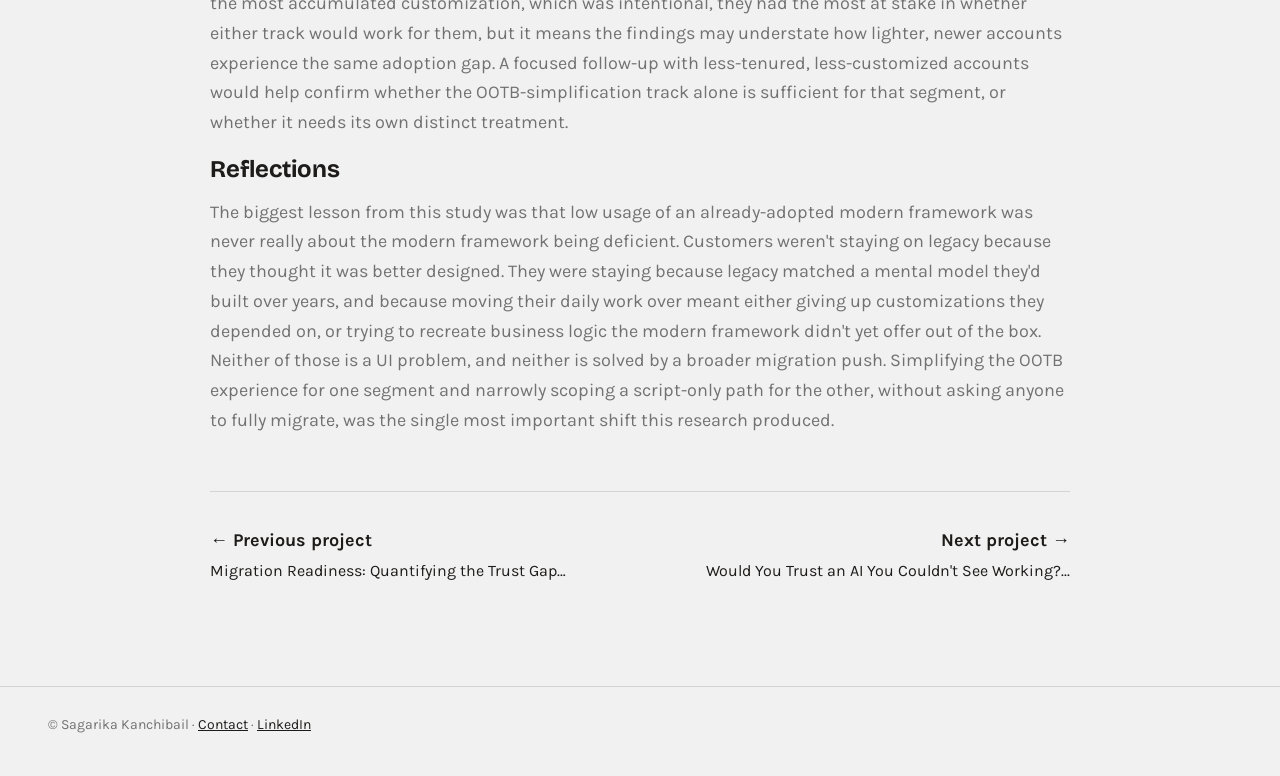
<file: projects/living-with-legacy.html>
<!DOCTYPE html>
<html lang="en">
<head>
  <meta charset="UTF-8">
  <meta name="viewport" content="width=device-width, initial-scale=1.0">
  <title>Living With Legacy: A Field Study — Sagarika Kanchibail</title>
  <meta name="description" content="I'm a UX researcher. I'm passionate about creating usable digital products. I have worked with incredibly talented people across different companies.">
  <meta name="robots" content="noindex">
  <link rel="preconnect" href="https://fonts.googleapis.com">
  <link rel="preconnect" href="https://fonts.gstatic.com" crossorigin>
  <link href="https://fonts.googleapis.com/css2?family=Bricolage+Grotesque:opsz,wght@12..96,300;12..96,400;12..96,700&family=Karla:ital,wght@0,300;0,400;0,700;1,400&display=swap" rel="stylesheet">
  <link rel="stylesheet" href="../assets/css/style.css">
</head>
<body>

  <div class="nav-shell">
    <nav class="pillnav" aria-label="Main navigation">
      <a href="../index.html" class="active">Work</a>
      <a href="../about.html">About</a>
      <a href="../contact.html">Contact</a>
      <a href="../assets/files/Sagarika_Kanchibail_Resume.pdf" target="_blank" rel="noopener">Resumé</a>
      <a href="https://www.linkedin.com/in/sagarikakanchibail/" target="_blank" rel="noopener">Linkedin</a>
    </nav>
  </div>

  <header class="wrap case-hero">
    <p class="byline">Sagarika Kanchibail / Sr. UX Researcher</p>
    <h1>Living With Legacy: A Field Study to build a "One Unified Platform"</h1>
    <figure class="figure">
      <img src="../assets/images/p2-legacy/p2-background.webp" alt="Background diagram comparing the Legacy Framework (2004) with the Modern Framework (2020)">
    </figure>
    <p class="pullquote">It was never that the modern interface wasn't good enough. Legacy just had five years of familiarity behind it</p>
  </header>

  <main class="wrap case-body narrow">

    <section>
      <h1>Overview</h1>
      <div class="cards">
        <div class="card"><h4>Role</h4><p>Lead UX Researcher; Cross functional partners: Platform leadership (Product &amp; Design) / Solution Consultants, Account Executives and Research Ops</p></div>
        <div class="card"><h4>Methods</h4><p>Qualitative fieldwork: contextual interviewing, on-site observation, journey mapping, cross-functional synthesis</p></div>
        <div class="card"><h4>Timeline</h4><p>6 months: longitudinal, mixed-methods research</p></div>
        <div class="card"><h4>Persona-tailored Discussion Guides</h4><p>Rather than a single interview script for everyone, the guide branched deliberately by persona and by what that persona could actually speak to.</p></div>
        <div class="card"><h4>Context</h4><p>Prior research had focused heavily on the modern interface's usability in isolation: its gaps, its feature parity relative to legacy. This study flipped that lens on purpose. Instead of asking what was wrong with the modern framework, it asked what was still pulling people back to the legacy interface, and treated low usage, despite adoption, as the object of study.</p></div>
        <div class="card"><h4>Impact</h4><p>Track 1: Simplify the out-of-the-box modern experience.<br>Track 2: Build a narrow, script-only migration path for heavily customized customers.</p></div>
      </div>
    </section>

    <section>
      <h1>Context</h1>
      <figure class="figure">
        <img src="../assets/images/p2-legacy/p2-comparison-table.webp" alt="Comparison table of challenges across Modern Framework and Legacy Interface">
        <figcaption>Features available on both frameworks</figcaption>
      </figure>
      <p>This study sat inside a bigger tension the platform organization was grappling with. A legacy interface still carried the large majority of customers' actual day-to-day work, while most of the recent product investment had gone toward building out a newer, modern interface. That gap between where the investment was going and where customers actually spent their time was the real trigger for this research. It wasn't a hunch that the new experience was missing features. It was a recognition that nobody had gone back to watch how people worked in the environment they'd built over years, and why they hadn't left it yet.</p>
      <p>This is an important distinction from other research in the same program. This study was never about whether or how customers should migrate off legacy entirely. It was about why customers who already had the modern framework in hand weren't choosing to live in it day to day, and what would need to be true for that to change.</p>
      <p>Prior research had focused heavily on the modern interface's usability in isolation: its gaps, its feature parity relative to legacy. This study flipped that lens on purpose. Instead of asking what was wrong with the modern framework, it asked what was still pulling people back to the legacy interface, and treated low usage, despite adoption, as the object of study.</p>
    </section>

    <section>
      <h1>Problem</h1>
      <figure class="figure">
        <img src="../assets/images/p2-legacy/p2-charts.webp" alt="Paired bar charts: majority of workflows still in the legacy interface, while 90 percent of investment went to the modern workspace">
      </figure>
      <p>Two things were true at once, and neither fully explained the other on its own.</p>
      <p>First, customers preferred the legacy interface for reasons that had nothing to do with the modern framework being deficient. Customers had spent five-six years, in some cases the better part of a decade, layering customizations onto their legacy environment. The pattern was strikingly consistent: the out-of-the-box experience hadn't fully met their needs at the time they implemented it, so teams built around the gap. Over time, those customizations compounded quietly. New workflows were built on top of old ones, more integrations were added, more business rules accumulated, until the environment became something genuinely unique to that organization, and genuinely fragile to touch.</p>
      <p>Second, customers had spent years, in some cases the better part of a decade, layering customizations onto their legacy environment. The pattern was strikingly consistent: the out-of-the-box legacy experience hadn't fully met their business requirements at the time they implemented it roughly five years ago, so teams built around the gap with custom scripts, business-policy logic, and UI customizations. Over time, those customizations compounded quietly, until the environment became something genuinely unique to that organization. Recreating that same coverage inside the modern framework, without a clear, low-effort path to do it, was a real barrier to shifting daily usage over, separate entirely from whether the modern framework was well designed.</p>
      <p>A recurring and important nuance: by the time this research took place, many of the people currently maintaining these environments hadn't been there when the customizations were originally built. They were maintaining decisions they didn't make and, in several cases, couldn't fully explain. That gap in institutional knowledge made adapting to new modern framework slower than it needed to be, and left leadership with no quantified sense of whether the real blocker to usage was habit, missing OOTB coverage, or customization debt.</p>
    </section>

    <section>
      <h1>Research Goals</h1>
      <p>This study was ultimately structured around two core questions, and the findings below are organized to answer them directly:</p>
      <p><strong>Why do users still prefer the legacy platform, even after adopting the modern one?</strong> Not "what's wrong with the modern framework," but what the legacy interface is actually doing right, its mental model, its information architecture, so any push toward increased usage preserves what's working rather than accidentally designing it away.</p>
      <p><strong>What would it take to increase usage of the modern framework customers already have?</strong> Specifically, whether the modern framework could meet customers' business requirements out-of-the-box without added customization, and separately, what the smallest, most targeted path would be to help already-customized customers bring over just their custom scripts, not a full re-platforming, so daily work could move over without disrupting the business policies and UI logic they depend on.</p>
      <p>Supporting goals that fed into those two questions:</p>
      <ul>
        <li>Understand the true end-to-end user flow, the features, functions, screens, data, and capabilities customers actually rely on in daily use, not just the ones product teams assumed mattered, and where the modern framework already covers that versus where it doesn't</li>
        <li>Identify what belonged in a simplified, more complete out-of-the-box modern experience versus what genuinely required dedicated script-migration tooling to solve</li>
        <li>Understand how customization depth correlates with modern-framework usage, so the org could tell apart customers who just need a simpler OOTB experience from customers who need help bringing over specific scripts</li>
      </ul>
    </section>

    <section>
      <h1>Target Respondents &amp; Sample</h1>
      <p>The study combined two fieldwork phases: on-site visits with a smaller set of customers (4), followed by virtual interviews with a broader set (5), for a combined total of 9 customer organizations. This two-phase structure let the research pair the depth of in-person observation with the reach of remote interviews, rather than trading one off against the other.</p>
      <p>All participating organizations had already adopted the modern framework at the account level; the qualifying criterion was current, active use of the legacy interface for a meaningful share of daily work despite that adoption, not non-adoption.</p>
      <p>Respondents split into two persona groups, each interviewed with a tailored discussion guide rather than one generic script.</p>
      <p><strong>Individual contributors:</strong> IT Service Desk agents / Change Managers / Problem Managers / Major Incident Managers<br>
      <strong>Decision-makers:</strong> IT Directors / IT Managers</p>
      <p>Customers spanned a range of company sizes and industries, skewing toward larger, more established enterprise accounts with long platform tenure. Those were the accounts with the most accumulated customization, and therefore the most riding on whether a simplified OOTB experience or a script-only migration path could actually get them into the modern framework day to day.</p>
    </section>

    <section>
      <h1>Cross-Functional Partnership</h1>
      <ul>
        <li><strong>Product:</strong> Came in trying to solve for increasing modern-interface usage numbers. Based on past research, the research team recommended reversing the framing, understand what was keeping users in legacy first, rather than push adoption directly, and aligned with Product on the resulting research questions before recruiting began.</li>
        <li><strong>Platform Leadership (PM &amp; Design Directors):</strong> Accompanied the research team on-site, actively participated in agent shadowing and journey-mapping workshops during customer visits, shaping real-time understanding of legacy preference.</li>
        <li><strong>Solution Consultants &amp; Account Executives:</strong> Identified and secured customers who fit the study's criteria and could accommodate in-person or virtual engagement.</li>
        <li><strong>Research Operations:</strong> Established customer relationships as a longer-term partnership, and supported fieldwork logistics and data management post-visit.</li>
        <li><strong>Engineering:</strong> Involved during research scoping to help define the problem statement and shape research questions, grounding them in technical feasibility before fieldwork began.</li>
      </ul>
    </section>

    <section>
      <h1>Research Rigor &amp; Approach</h1>
      <div class="twocol">
        <figure class="figure">
          <img src="../assets/images/p2-legacy/p2-research-plan.webp" alt="The Research Plan — formal planning artifact with table of contents">
        </figure>
        <div>
          <details class="accordion">
            <summary>Nature of the research</summary>
            <div class="acc-body"><p>Purely qualitative and ethnographic. There was no survey instrument and no quantitative scoring layer. The entire study was grounded in direct observation, contextual interviewing, and structured synthesis across sessions. Prior related research in the same program had used journey mapping and rolling qualitative studies, and this study extended that same observational tradition into the adoption-versus-usage question specifically.</p></div>
          </details>
          <details class="accordion">
            <summary>Remote/in-person</summary>
            <div class="acc-body"><p>Mix of in-person and virtual engagement: Phase 1 consisted of on-site visits, where the Researcher, Designer and PM spent the day embedded with the customer's team, observing real work rather than a simulated task. Phase 2 shifted to virtual interviews to extend reach beyond what on-site logistics alone could support.</p></div>
          </details>
          <details class="accordion">
            <summary>Scale &amp; structure</summary>
            <div class="acc-body"><p>32 one-on-one contextual inquiry sessions/interviews across 9 customer organizations, spanning high tech, telecommunications, retail, and manufacturing. Company size ranged from mid-market to large enterprise, weighted toward accounts with long platform tenure. Sessions ran roughly 60 minutes each, plus a separate 90-minute focus group per site visit and dedicated prototype testing blocks.</p></div>
          </details>
          <details class="accordion">
            <summary>Session format</summary>
            <div class="acc-body"><p>Each shadowing block followed the same shape regardless of persona or site: the researcher introduced themselves casually to set the participant at ease, then observed silently for the working block rather than interrupting mid-task, and saved clarifying questions for the end of a workflow or the end of the day rather than breaking someone's concentration mid-ticket. That structure was chosen deliberately. Asking "why did you just do that" in the moment changes the behavior you're trying to observe.</p></div>
          </details>
          <details class="accordion">
            <summary>Tooling</summary>
            <div class="acc-body">
              <ul>
                <li>Notes and photos from each session were consolidated into a shared collaborative whiteboard so the research team could synthesize together instead of working from individual notebooks. Audio recordings (with consent) were transcribed and coded for themes in a dedicated research repository tool, which is what let the team trace a specific quote or pattern back to its source session during synthesis.</li>
                <li>The on-site guide consisted of physical workshop materials and standard recording equipment along with an on-site visit handout distributed to both internal and customer for the day of the visit.</li>
                <li>Internal team was tasked to take hand written notes in lieu of recordings when not allowed by customers for privacy concerns.</li>
                <li>Analysis and synthesis was done on MIRO and Dovetail.</li>
              </ul>
            </div>
          </details>
          <details class="accordion">
            <summary>Recruitment</summary>
            <div class="acc-body">
              <ul>
                <li>Participants had to be active users of the workflows under study within the past year, spanning both the legacy interface and the modern workspace their organization had already adopted. The team intentionally recruited across two segments it expected going in: individual contributors handling high ticket volume day to day, and decision-makers who could speak to budget and platform strategy. Company size and industry were tracked explicitly so the findings wouldn't skew toward whichever type of account happened to be easiest to reach.</li>
                <li>Customer participation was coordinated directly, one organization and one site at a time, rather than sourced through a market-research panel or open recruiting pool.</li>
                <li>Each visit had its own dedicated planning document, naming the specific company location, the internal team attending, and a fully custom agenda for every single visit: which points to a white-glove, relationship-based recruitment model typical of enterprise field research: participation was almost certainly secured through existing account relationships rather than cold outreach.</li>
                <li>Customers for on-site and virtual sessions were identified and long-term relationships were established by partnering with various customer facing teams like Customer Success, Outbound PMs, Account Executives and Solution Consultants.</li>
              </ul>
            </div>
          </details>
          <details class="accordion">
            <summary>Compliance &amp; ethical guardrails</summary>
            <div class="acc-body"><p>Every session opened with explicit, spoken consent before any recording started, not a buried disclosure in a calendar invite. Participants were told directly what would happen with what they shared. The team also built in an explicit check during planning: asking each site ahead of time what they would not want recorded or shared, so sensitive business detail could be excluded before it was ever captured rather than redacted after the fact.</p></div>
          </details>
        </div>
      </div>
    </section>

    <section>
      <h1>Research Process</h1>
      <h3>Formal Research Planning</h3>
      <p>Before any fieldwork began, the study was documented through a structured research plan. A formal planning artifact covering business context and project context (why this research, why now), a review of past related research, explicit project goals and a timeline, participant qualification criteria, a defined target sample and customer list, working hypotheses to test in the field, expected deliverables, a documented stakeholder list, and a risks-and-dependencies assessment.</p>
      <h3>Site Visit Design</h3>
      <p>Each on-site visit followed a structured, reusable guide: an orientation section establishing the purpose of the visit and each researcher's specific role on-site, a site-details and full-day agenda, a dedicated observational-inquiry guide, a structured contextual-interview guide, and a hands-on journey-mapping workshop activity. It was created as a repeatable, documented field methodology built so it could be run consistently across multiple sites without losing rigor between visits.</p>
      <p>On-site days were structured around dedicated time blocks rather than a single long conversation.</p>
      <ul>
        <li>That typically included an orientation and introductions</li>
        <li>Multiple agent-shadowing sessions scheduled across the day so the research captured more than one person's way of working and,</li>
        <li>A dedicated debrief block at the end of the day to consolidate observation notes together as a team while the detail was still fresh, rather than relying on individual recall days later.</li>
        <li>Materials brought on-site were similarly deliberate: cameras and video-conferencing equipment to capture the environment for teammates who couldn't attend, and physical sticky notes and markers for the live journey-mapping workshop, chosen specifically so participants could co-build the journey map with the researcher rather than watch it happen to them.</li>
      </ul>
      <p>Sessions consistently opened with an explicit framing to participants: why the research existed, what would happen with what they shared, and direct, spoken consent before recording began. Not a passive disclosure. Participants were also told plainly that the goal was to serve customers better, which mattered for rapport. This wasn't positioned as an audit of how they worked. It was positioned as an investment in fixing what wasn't working for them.</p>
      <h3>Persona-Tailored Discussion Guides</h3>
      <p>Rather than a single interview script for everyone, the guide branched deliberately by persona and by what that persona could actually speak to.</p>
      <p>Individual-contributor sessions covered day-to-day mechanics in detail: how long the participant had been with the organization, team size and structure, hours of coverage (including whether the team ran 24/7 or in a traditional call-center model), which channels they supported (phone, email, chat, case), approximate ticket or case volume and how it flowed during peak periods, which tools they used day-to-day and whether they were on the legacy or modern interface, and, critically, open questions about the biggest gaps or problems they faced versus the biggest benefits they got from their current setup, plus whether the interface itself helped or hindered their productivity.</p>
      <p>Decision-maker sessions focused on strategic framing rather than moment-to-moment mechanics: business objectives, current initiatives and KPIs, organizational priorities, and appetite for platform change. That's the context needed to understand not just what individual contributors experienced, but why the organization had or hadn't acted on it.</p>
      <p>This split mattered for portfolio purposes specifically because it shows a deliberate instrument-design choice: recognizing that a single script can't serve both an agent describing their morning and a director describing budget priorities, and building two guides instead of forcing one.</p>
      <h4>Workflow lifecycles studied in depth</h4>
      <ul>
        <li><strong>Incident management:</strong> mapped end-to-end from initial ticket receipt through investigation, resolution, communication, and closure, including where agents got stuck, what tools they reached for outside the platform, and where communication broke down with requestors</li>
        <li><strong>Problem management:</strong> mapped from problem creation through root-cause analysis, fix-in-progress, resolution, and closure, with particular attention to how cleanly (or not) users understood the state transitions in that lifecycle</li>
        <li><strong>Change management:</strong> mapped from new change request through assessment, authorization, scheduling, implementation, and post-implementation review, including the approval workflow and how change requests moved through governance</li>
      </ul>
      <p>Each lifecycle was documented as a full process map with swimlanes by role, then annotated with the specific customizations, workarounds, and friction points observed at each stage, and, critically, whether each friction point was a legacy-habit issue, a missing-OOTB-capability issue, or an unmigrated-customization issue. Not just a generic "here's the ideal workflow" diagram.</p>
      <div class="gallery gallery-3">
        <figure class="figure"><img src="../assets/images/p2-legacy/p2-incident.webp" alt="Incident Management Lifecycle horizontal stage diagram with annotations"></figure>
        <figure class="figure"><img src="../assets/images/p2-legacy/p2-problem.webp" alt="Problem Management Lifecycle horizontal stage diagram with annotations"></figure>
        <figure class="figure"><img src="../assets/images/p2-legacy/p2-change.webp" alt="Change Management Lifecycle horizontal stage diagram with annotations"></figure>
      </div>
    </section>

    <section>
      <h1>Findings</h1>
      <figure class="figure">
        <img src="../assets/images/p2-legacy/p2-unified.webp" alt="Slide: Our shared future is the unified framework">
      </figure>
      <h3>Theme 1: Legacy usage persisted because of a strong, earned mental model, not because the modern framework was broken</h3>
      <p>This theme answers the study's first core question: why do users still prefer the legacy platform, even after adopting the modern one? Across nearly every session, customers kept working in the legacy interface not because it was better designed in the abstract, but because it had earned a strong, reliable mental model of how work gets done, reinforced by five or more years of muscle memory. Three things came up specifically and repeatedly:</p>
      <ul>
        <li>A vertical, single-scroll layout with information architecture that matched how people actually triaged their work: the most important information and functionality front-loaded at the top, secondary supporting information below it, and lower-priority detail further down as they scrolled. Users didn't have to relearn where to look, the hierarchy of the page matched the hierarchy of their attention.</li>
        <li>Deep familiarity built over years of daily use, participants weren't guessing where a function lived, they knew it instinctively.</li>
        <li>Personalized lists and filters they'd built over time, which the legacy interface preserved.</li>
      </ul>
      <p>One agent described the current legacy form and experience as intuitive and logical specifically because of that front-loaded, priority-ordered structure. That's a strong signal that "modern" and "better" aren't the same claim to a daily user, and that any effort to increase modern-framework usage has to explicitly preserve that information hierarchy and mental model, not just port over features, or it risks designing away the exact thing keeping people on legacy.</p>
      <h3>Theme 2: Customization debt was the second, separate barrier to usage, and it's a script problem, not a platform problem</h3>
      <p>This theme answers the study's second core question: what would it take to increase usage of the modern framework customers already have? Across nearly every customer studied, the same origin story repeated: the out-of-the-box legacy experience hadn't fully met the organization's business requirements at the time of implementation roughly five years ago, so teams built around the gap with custom scripts, business-policy logic, and UI customizations. Over the years since, that pattern compounded, until each organization was running a genuinely unique and fragile environment representing real accumulated customization debt.</p>
      <p>That history is what defines the real bar for increased usage. Customers weren't asking to migrate their whole operation off legacy. They were asking for one of two things, depending on how customized they already were: a modern framework that met their business requirements out-of-the-box without added customization, or, for the heavily customized accounts, a clear, low-effort way to bring over just their existing custom scripts into the modern framework, without having to touch or re-risk the business policies and UI logic built around them. Anything that looked like a full re-platforming effort was, to them, disproportionate to the actual ask.</p>
      <h3>Theme 3: Two distinct customer segments, two distinct paths to increased usage</h3>
      <p>Customers split cleanly into two groups by customization depth, and each group needed a different lever pulled to move more of their daily work into the modern framework.</p>
      <p>The first group had lighter customization: few or no custom scripts, minimal deviation from the out-of-the-box legacy product. For this group, the barrier to increased usage was a simplicity gap, they needed the modern framework's out-of-the-box experience to be simple and complete enough to just start working in day to day, with no customization effort required at all.</p>
      <p>The second group had heavy customization: several custom scripts and extensive configuration layered in over years. For this group, the barrier wasn't OOTB simplicity, it was the absence of a low-effort path to bring their specific scripts into the modern framework without disrupting the business logic those scripts encoded. They weren't looking for a smaller, simpler modern experience. They were looking for a script-migration path narrow enough that it didn't touch anything else.</p>
      <p>Treating those two groups as one audience with one fix was part of why usage of the already-adopted modern framework wasn't moving.</p>
      <h3>Theme 4: Configuration and customization are conceptually confused</h3>
      <p>Some customers understood the distinction between configuration (supported, low-risk changes) and customization (code-level changes that carry real technical debt) clearly. Others didn't, and that gap in understanding had real consequences. In one session, a manager admitted their team had probably over-customized specifically because they couldn't distinguish a configuration from a customization in the first place, which meant they also couldn't weigh the cost of a given change against what the modern framework already offered out of the box. If a team can't tell the two apart, they can't accurately judge how small or large a lift moving to the modern framework would actually be, which itself becomes a barrier to trying.</p>
      <h3>Theme 5: The same technical-debt cycle repeated everywhere, independent of industry or size</h3>
      <p>The pattern showed up as a closed loop, not a one-time decision: accumulating technical debt on legacy led teams to consider using the modern framework more, which led some of them to try to simplify complex processes first, which led some of them to want to revert to a purely out-of-the-box approach entirely, which reset the cycle back to square one without ever meaningfully increasing modern-framework usage. One IT manager put it plainly: the problem was that they kept accruing technical debt and never evaluated it when something new came along. They just kept adding to it, to the point where the honest question internally was whether they could just rip everything out and start fresh from a clean, out-of-the-box state. That cycle repeated almost identically across industries and company sizes, which is what made it feel structural rather than specific to any one customer's habits.</p>
      <h3>Theme 6: Specific, recurring customization patterns emerged across workflows</h3>
      <p>A few customization patterns showed up consistently enough, across otherwise very different customers, to be worth naming directly, and each one is a concrete candidate for the script-migration path in Theme 2 and Theme 3.</p>
      <ul>
        <li>Configured lifecycle states were the most common customization in change management, with the number of custom states varying widely by customer, from a handful up to well over a dozen.</li>
        <li>Custom action buttons appeared repeatedly in problem management workflows, added specifically because the equivalent action didn't exist out of box in legacy at the time.</li>
        <li>Theming and branding (custom colors, labels, and visual identity applied to the interface) turned out to be a customization type nearly every customer had done in some form, independent of their industry or how complex their other customizations were.</li>
      </ul>
      <p>None of these patterns were unique to one account. They were the same handful of gaps, solved the same handful of ways, over and over, which is exactly the kind of finding that turns into a targeted, scoped script-migration capability instead of an open-ended one.</p>
    </section>

    <section>
      <h1>Impact: Strategic Contribution</h1>
      <p>This research moved well beyond a usability readout. It directly shaped a two-track adoption strategy focused entirely on increasing usage of the modern framework customers had already adopted, not on migration:</p>
      <p><strong>Track 1: Simplify the out-of-the-box modern experience.</strong> For lightly customized customers, the research justified investing in a more complete, simpler OOTB modern configuration that required no customization to start using day to day, closing the simplicity gap identified in Theme 3.</p>
      <p><strong>Track 2: Build a narrow, script-only migration path for heavily customized customers.</strong> For the second segment, the research justified a dedicated capability scoped specifically to bringing over existing custom scripts into the modern framework, without touching the surrounding business policies or UI logic those customers depended on. This was explicitly scoped narrower than a full migration or re-platforming effort, its only job was to remove the script-carryover barrier identified in Theme 2 and Theme 6.</p>
      <p>Perhaps most importantly, this research reframed the roadmap conversation away from "how do we get people to migrate" and toward "how do we make it easier to just start using what people already have." That distinction mattered: it meant the roadmap didn't need to solve for wholesale change management, it needed to solve for two specific, narrow barriers, one about simplicity, one about scripts.</p>
      <h3>Recommendations that came directly out of the research</h3>
      <ul>
        <li>Invest in a simplified, more complete out-of-the-box modern configuration for lightly customized customers, so starting to use the modern framework day to day requires no customization effort</li>
        <li>Build a dedicated, narrowly scoped script-migration capability for heavily customized customers, limited specifically to bringing over their existing custom scripts, not their full environment, so business policies and UI logic already in place stay untouched</li>
        <li>Preserve the legacy interface's core information hierarchy, most-important-information-first, vertical scroll, personalized filters, in any modern-framework improvements, rather than assuming a different layout is automatically an improvement</li>
        <li>Treat customization depth as a segmentation variable for the org going forward, since it determines which of the two tracks above a given customer actually needs, and a one-size-fits-all push doesn't move usage for either group</li>
      </ul>
    </section>

    <section>
      <h1>Limitations &amp; Reflections</h1>
      <h3>Limitations</h3>
      <p>This study skewed toward larger, more established enterprise accounts with long platform tenure and the most accumulated customization, which was intentional, they had the most at stake in whether either track would work for them, but it means the findings may understate how lighter, newer accounts experience the same adoption gap. A focused follow-up with less-tenured, less-customized accounts would help confirm whether the OOTB-simplification track alone is sufficient for that segment, or whether it needs its own distinct treatment.</p>
      <h3>Reflections</h3>
      <p>The biggest lesson from this study was that low usage of an already-adopted modern framework was never really about the modern framework being deficient. Customers weren't staying on legacy because they thought it was better designed. They were staying because legacy matched a mental model they'd built over years, and because moving their daily work over meant either giving up customizations they depended on, or trying to recreate business logic the modern framework didn't yet offer out of the box. Neither of those is a UI problem, and neither is solved by a broader migration push. Simplifying the OOTB experience for one segment and narrowly scoping a script-only path for the other, without asking anyone to fully migrate, was the single most important shift this research produced.</p>
    </section>

    <nav class="pagenav" aria-label="Project navigation">
      <a class="prev" href="migration-readiness.html">← Previous project<br><span style="font-weight:400;font-size:16px;">Migration Readiness: Quantifying the Trust Gap…</span></a>
      <a class="next" href="ai-processing-citations.html">Next project →<br><span style="font-weight:400;font-size:16px;">Would You Trust an AI You Couldn't See Working?...</span></a>
    </nav>

  </main>

  <footer class="footer">
    <div class="wrap">© Sagarika Kanchibail · <a href="../contact.html">Contact</a> · <a href="https://www.linkedin.com/in/sagarikakanchibail/" target="_blank" rel="noopener">LinkedIn</a></div>
  </footer>

  <script src="../assets/js/main.js"></script>
</body>
</html>
</file>
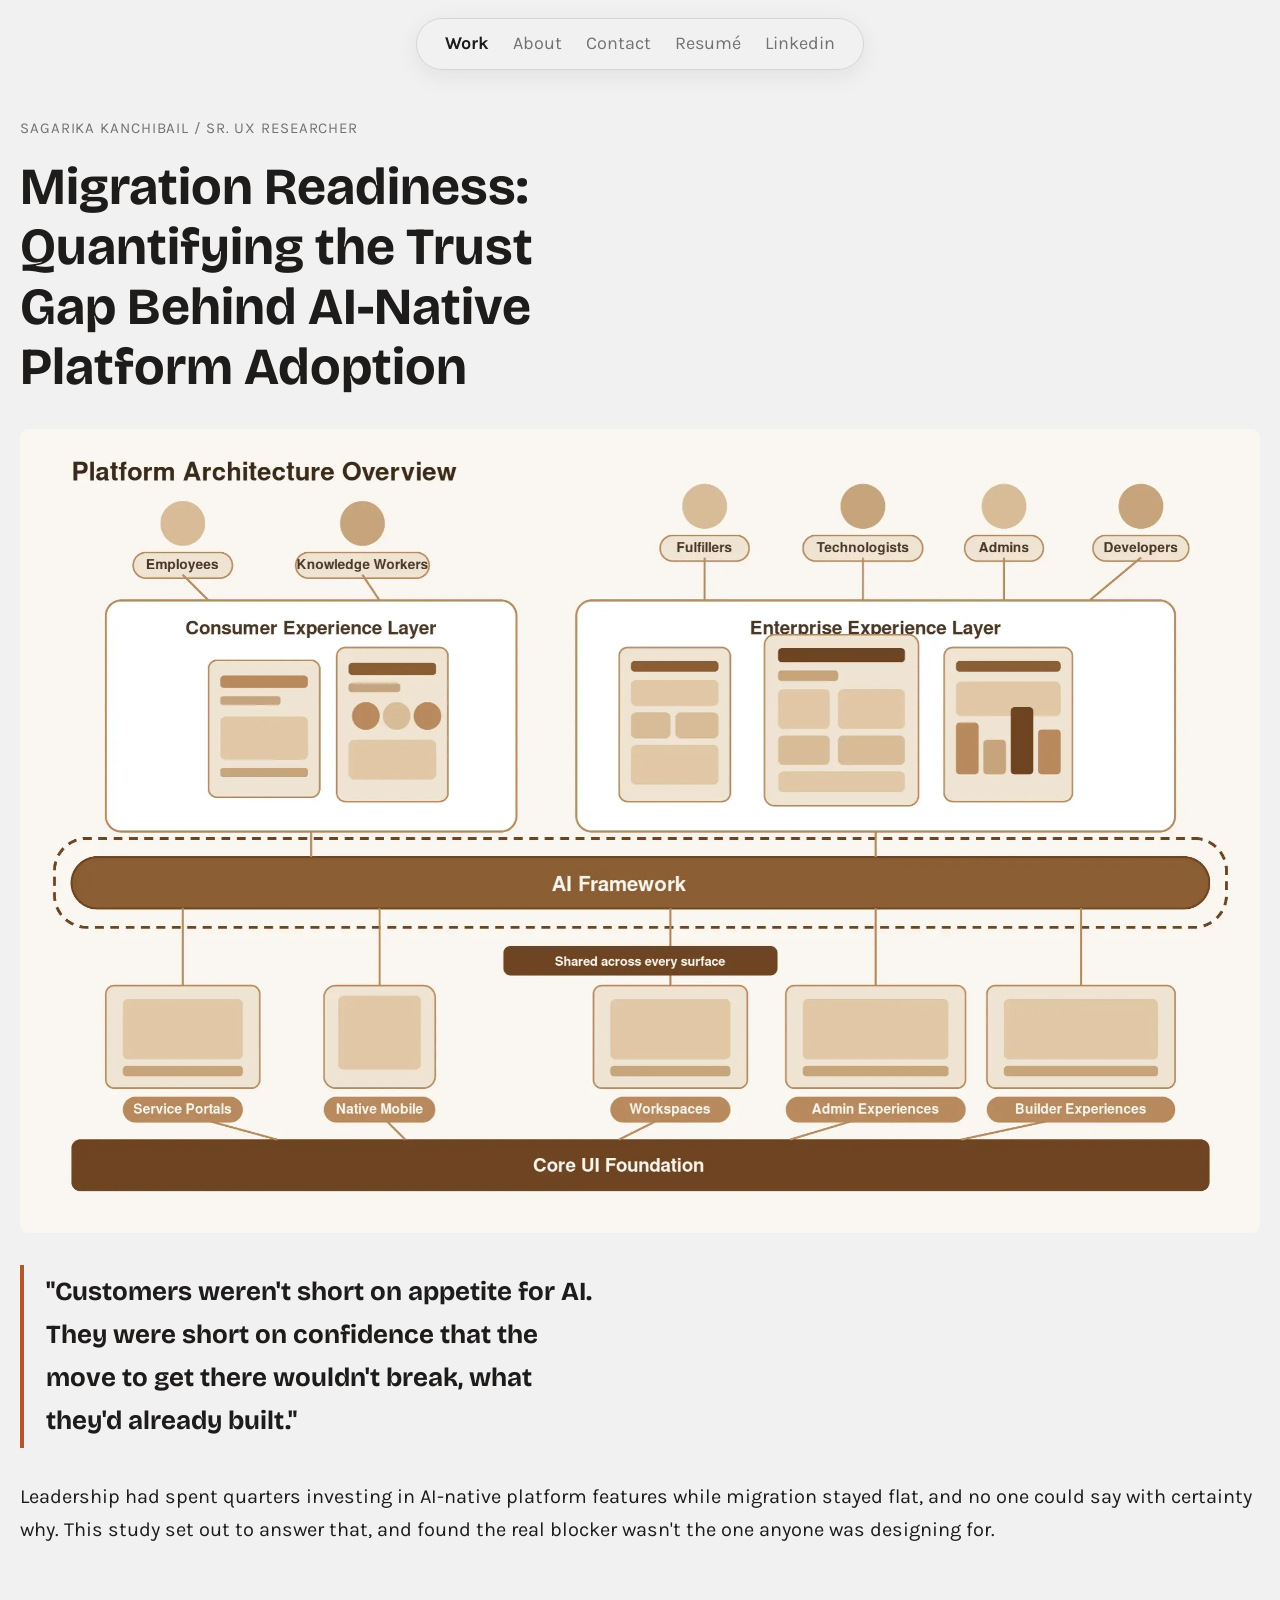
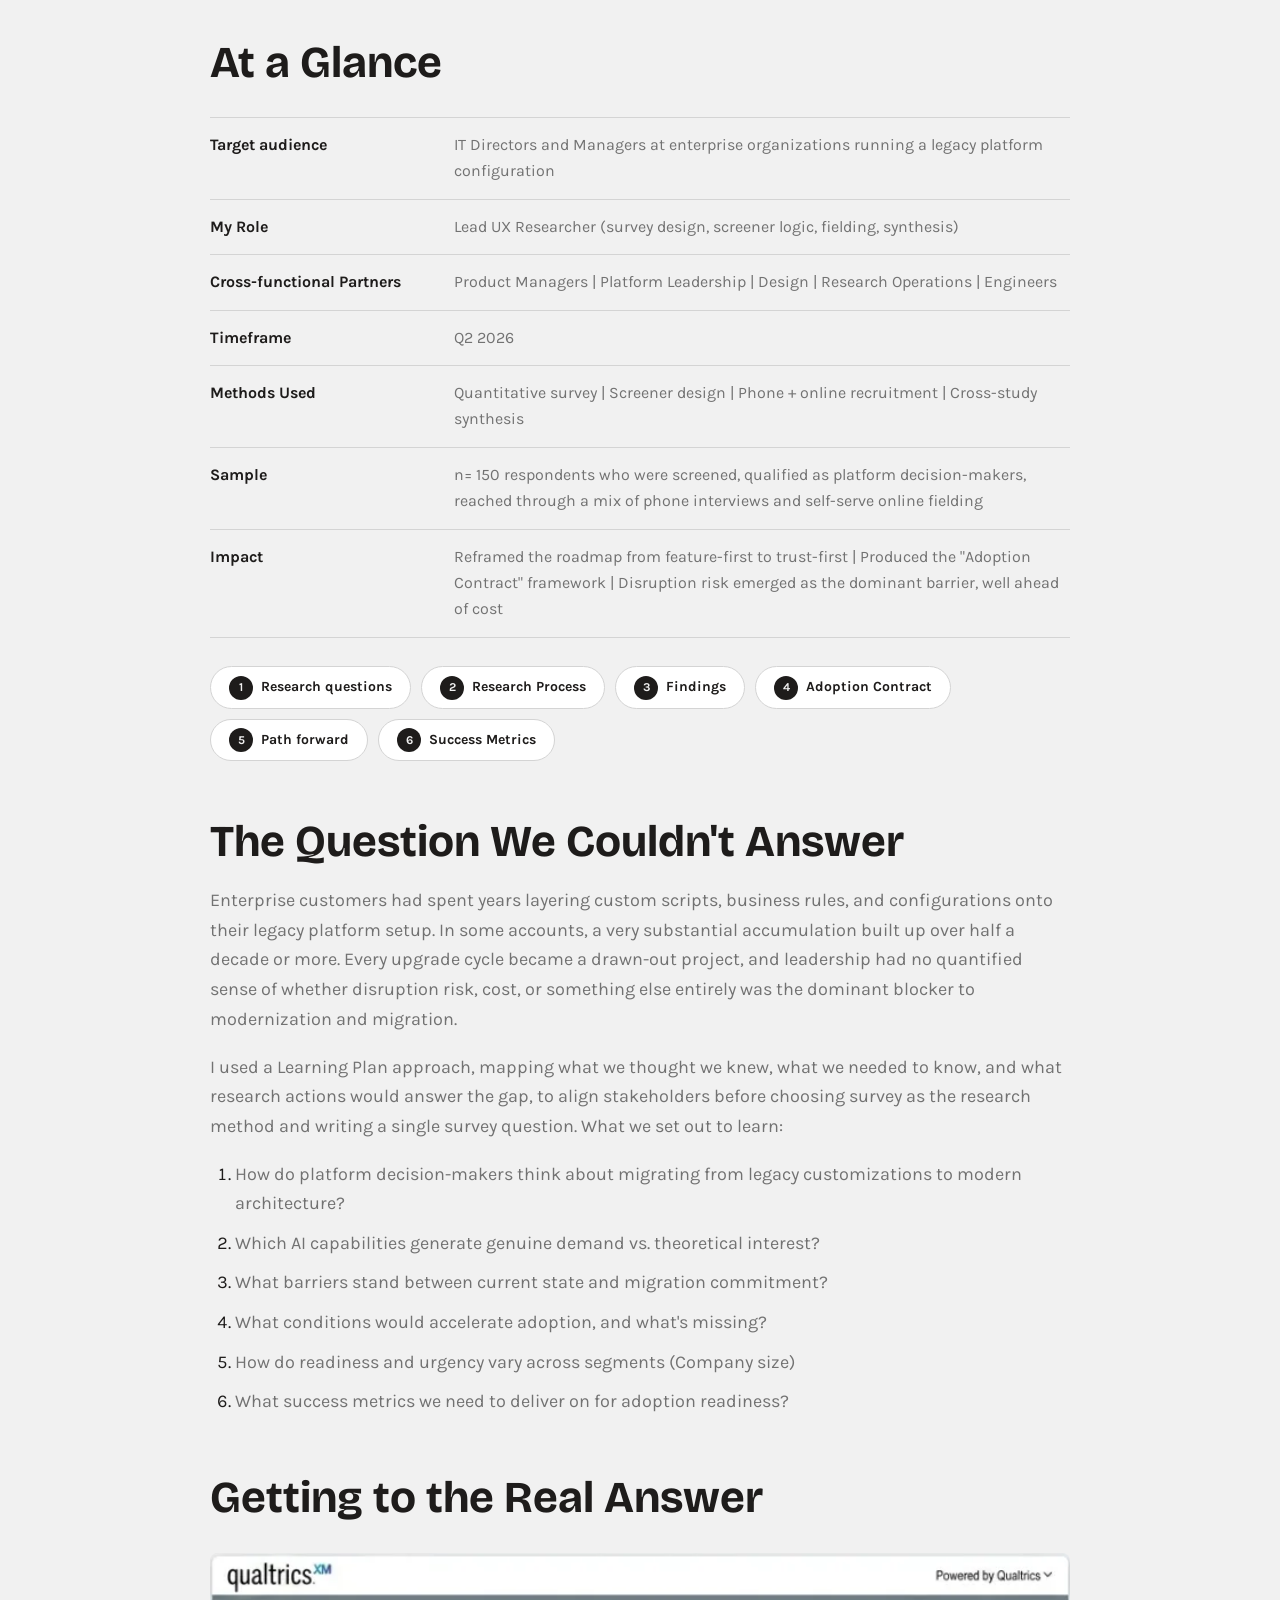
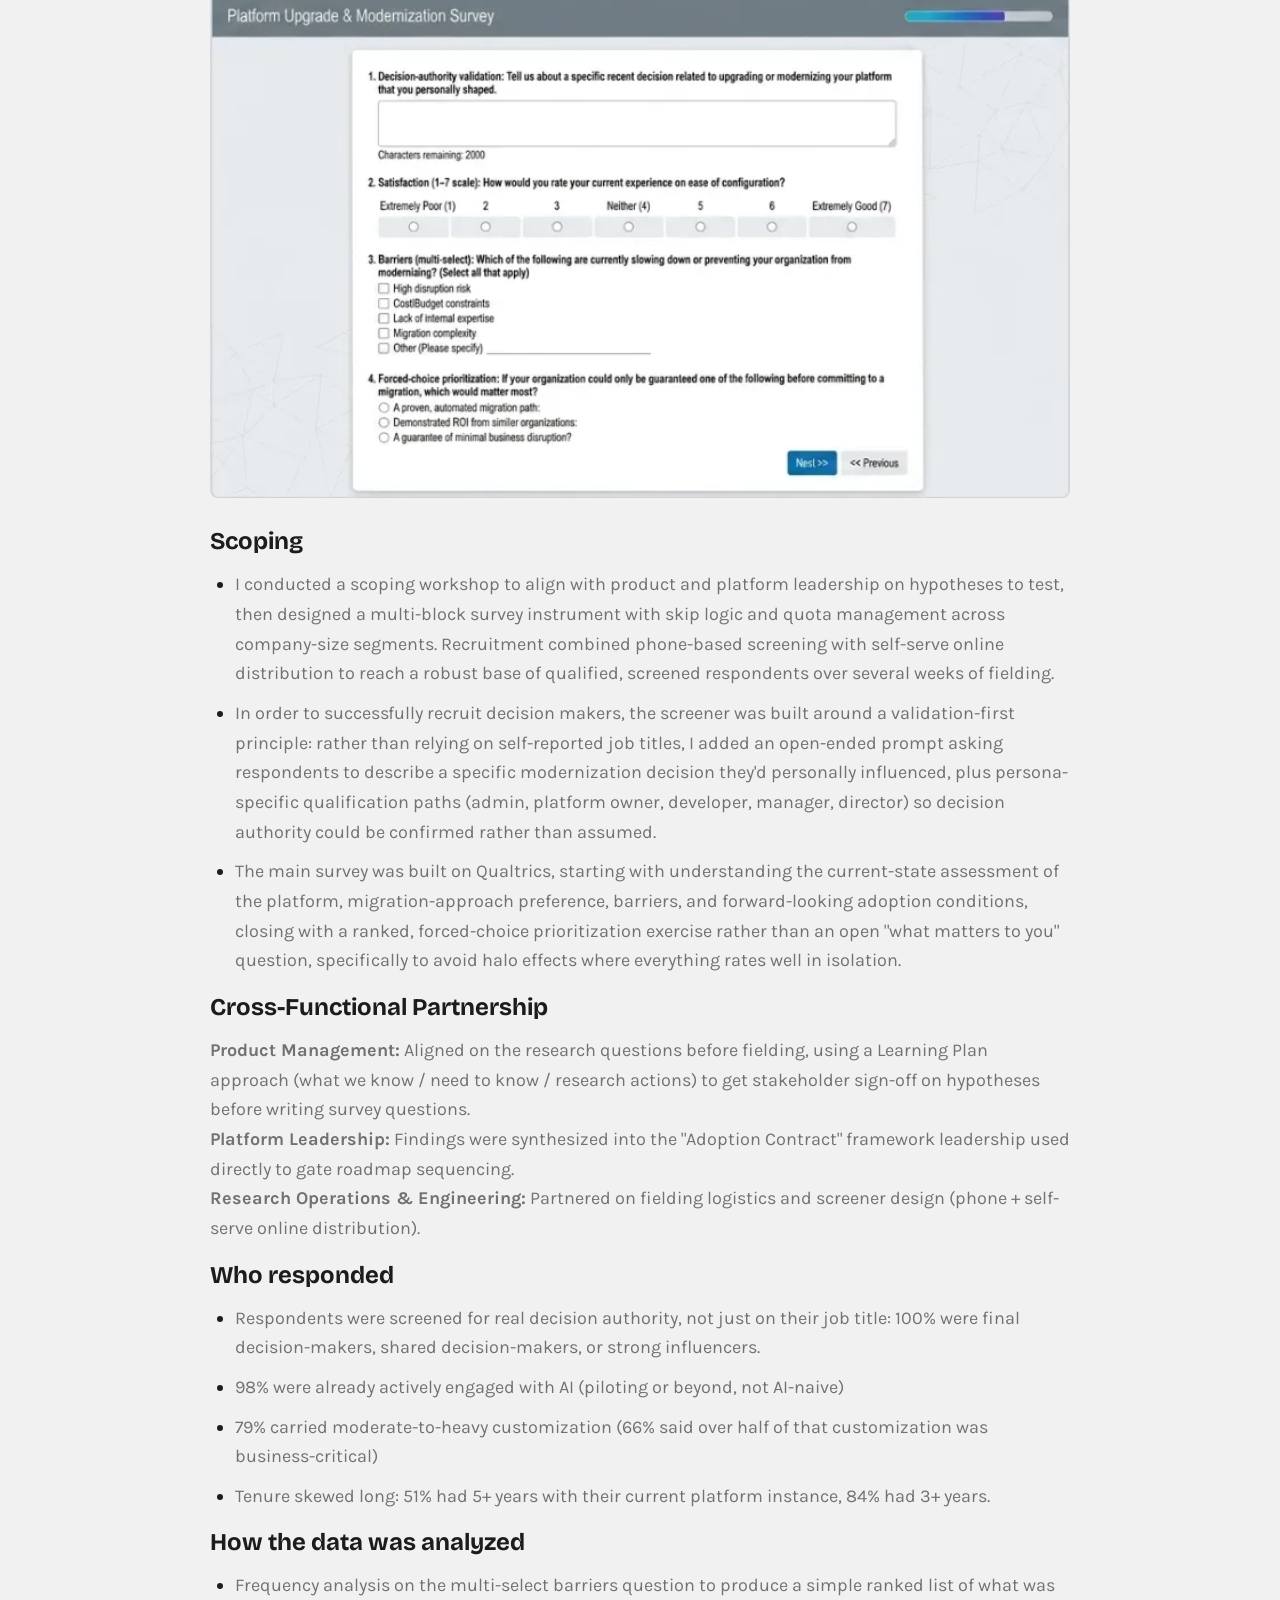
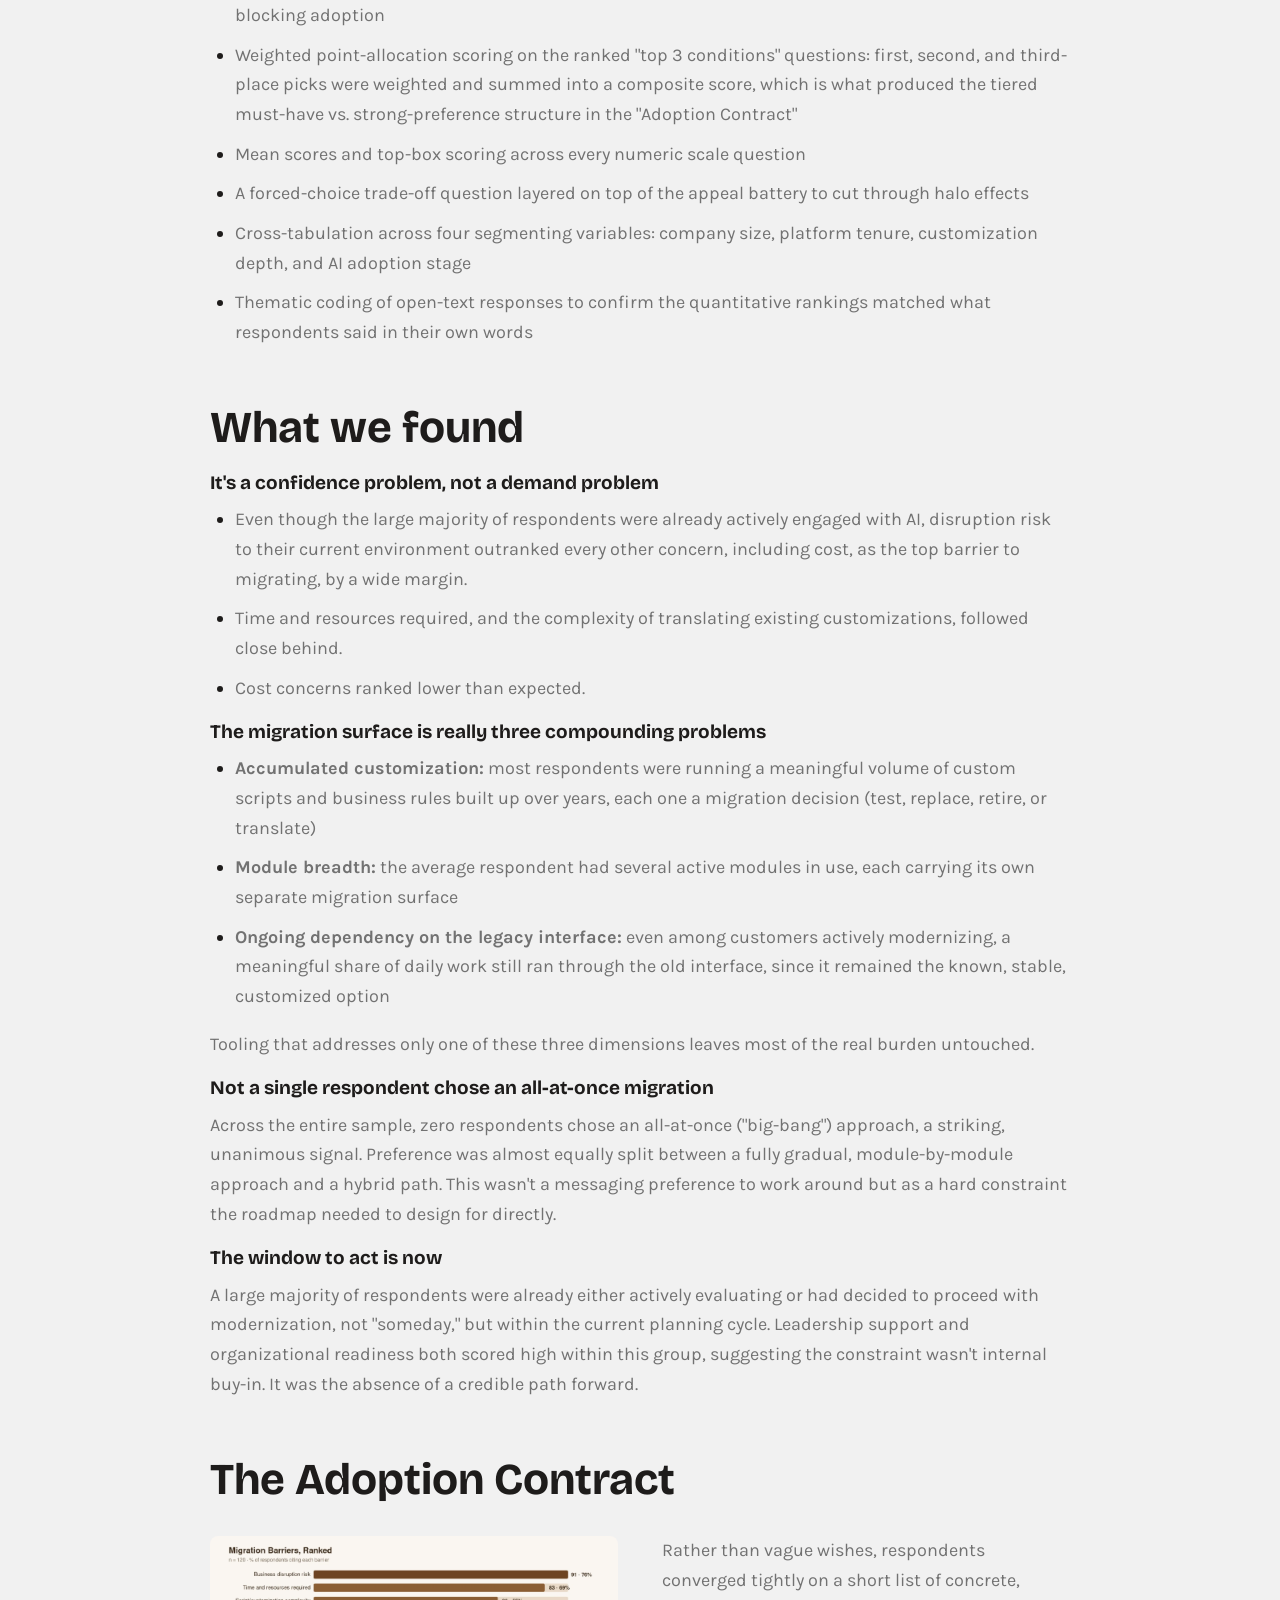
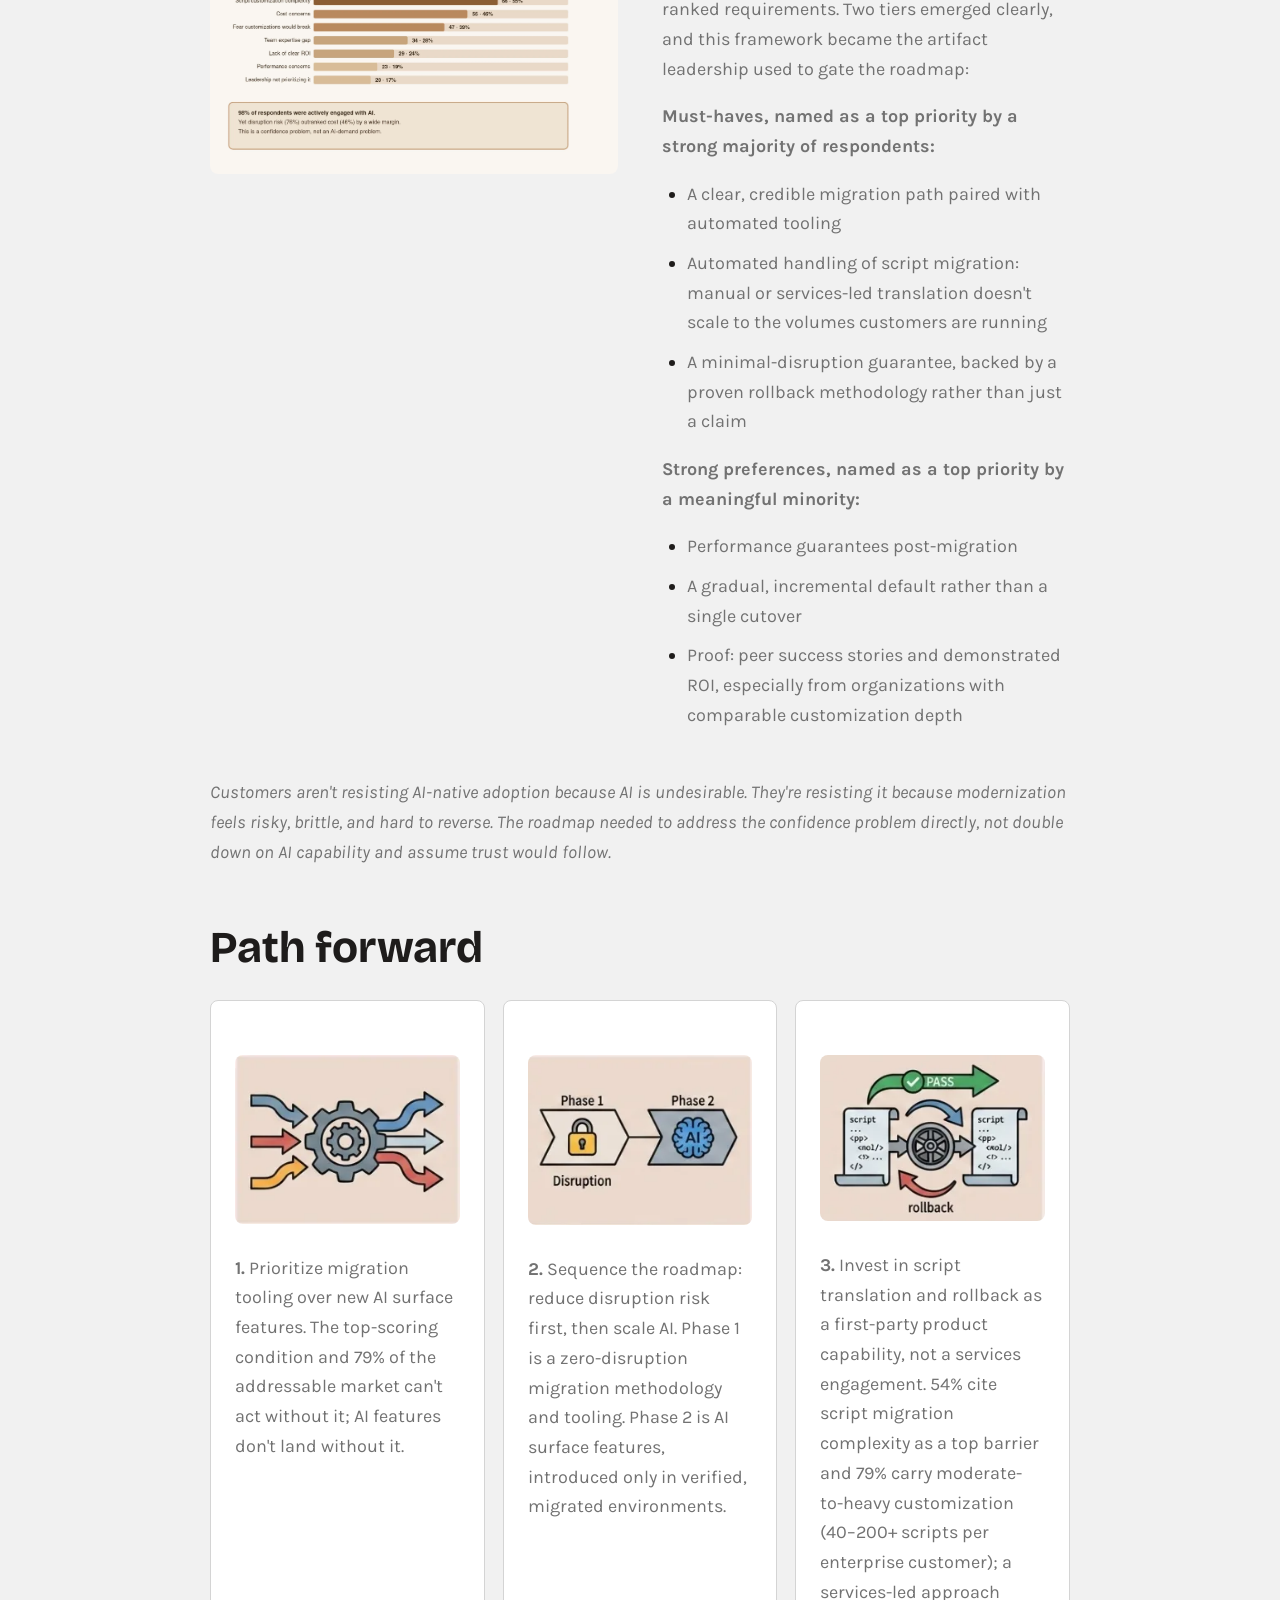
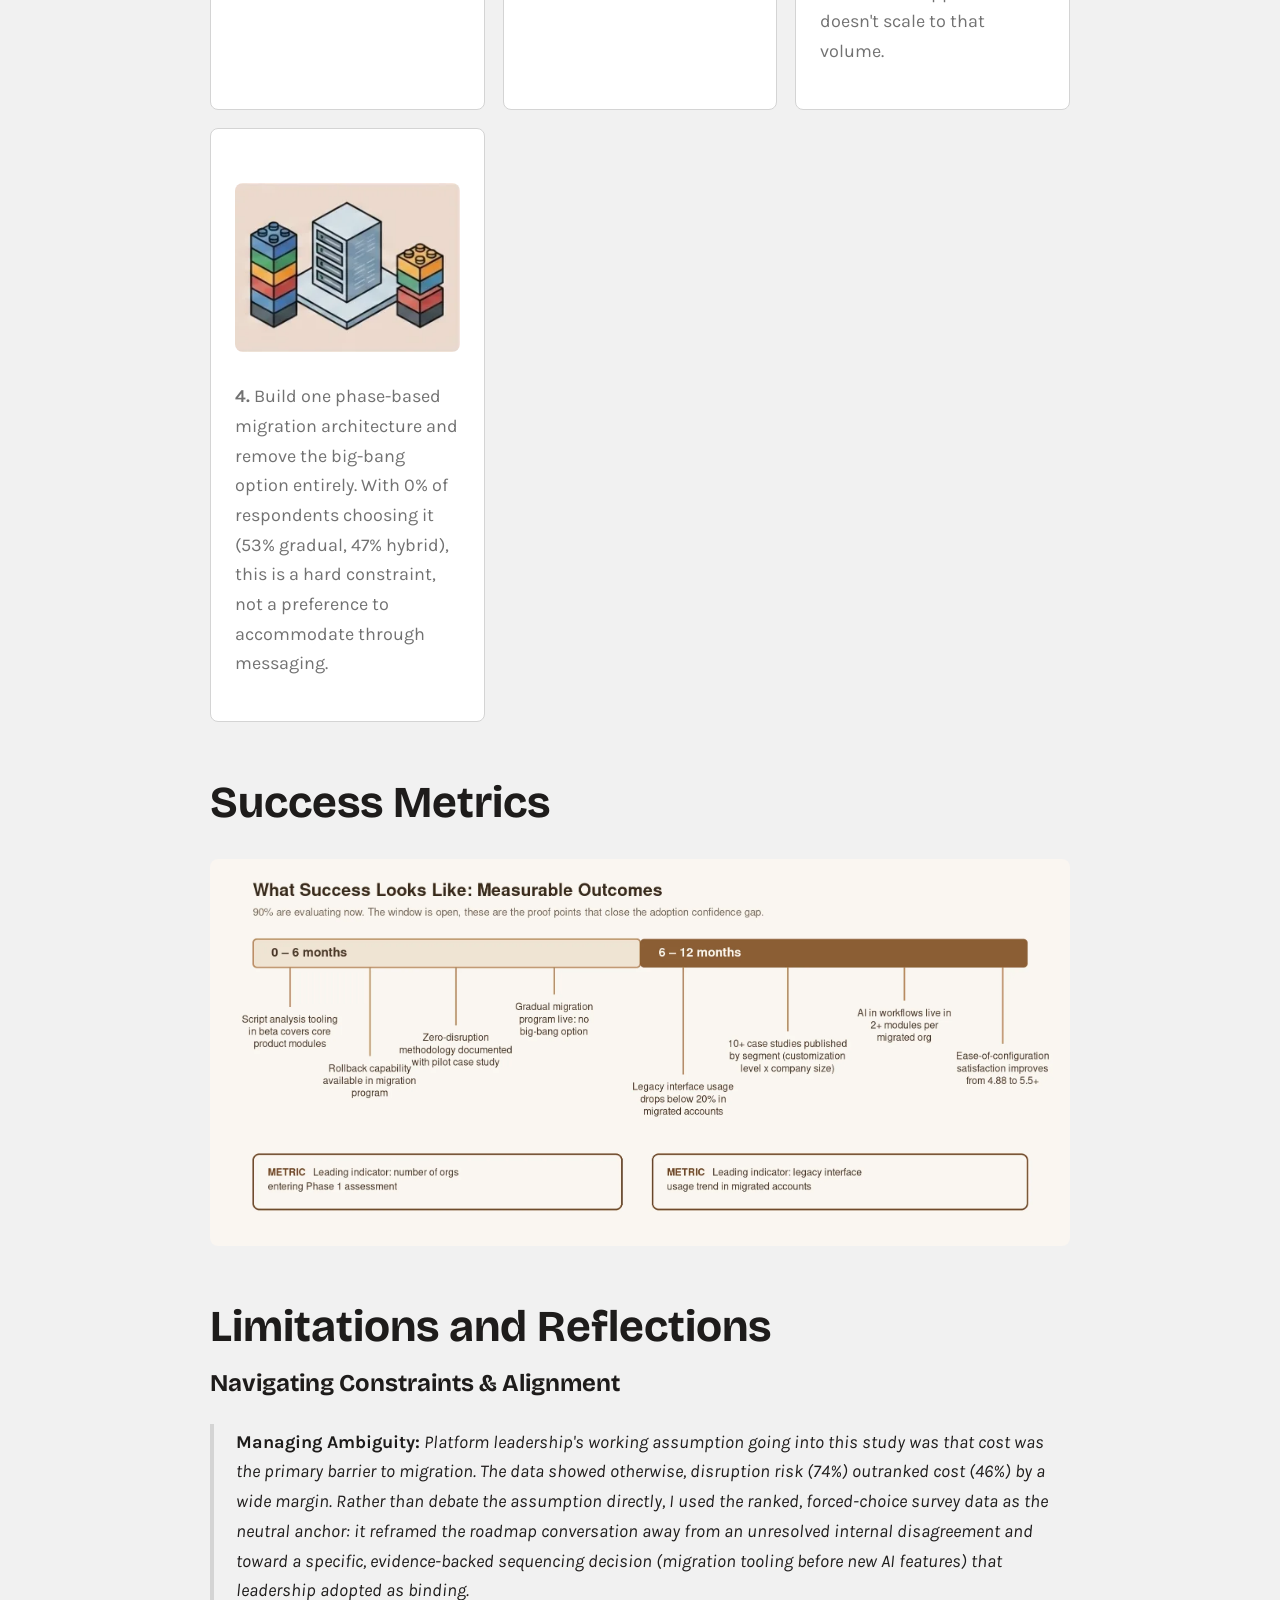
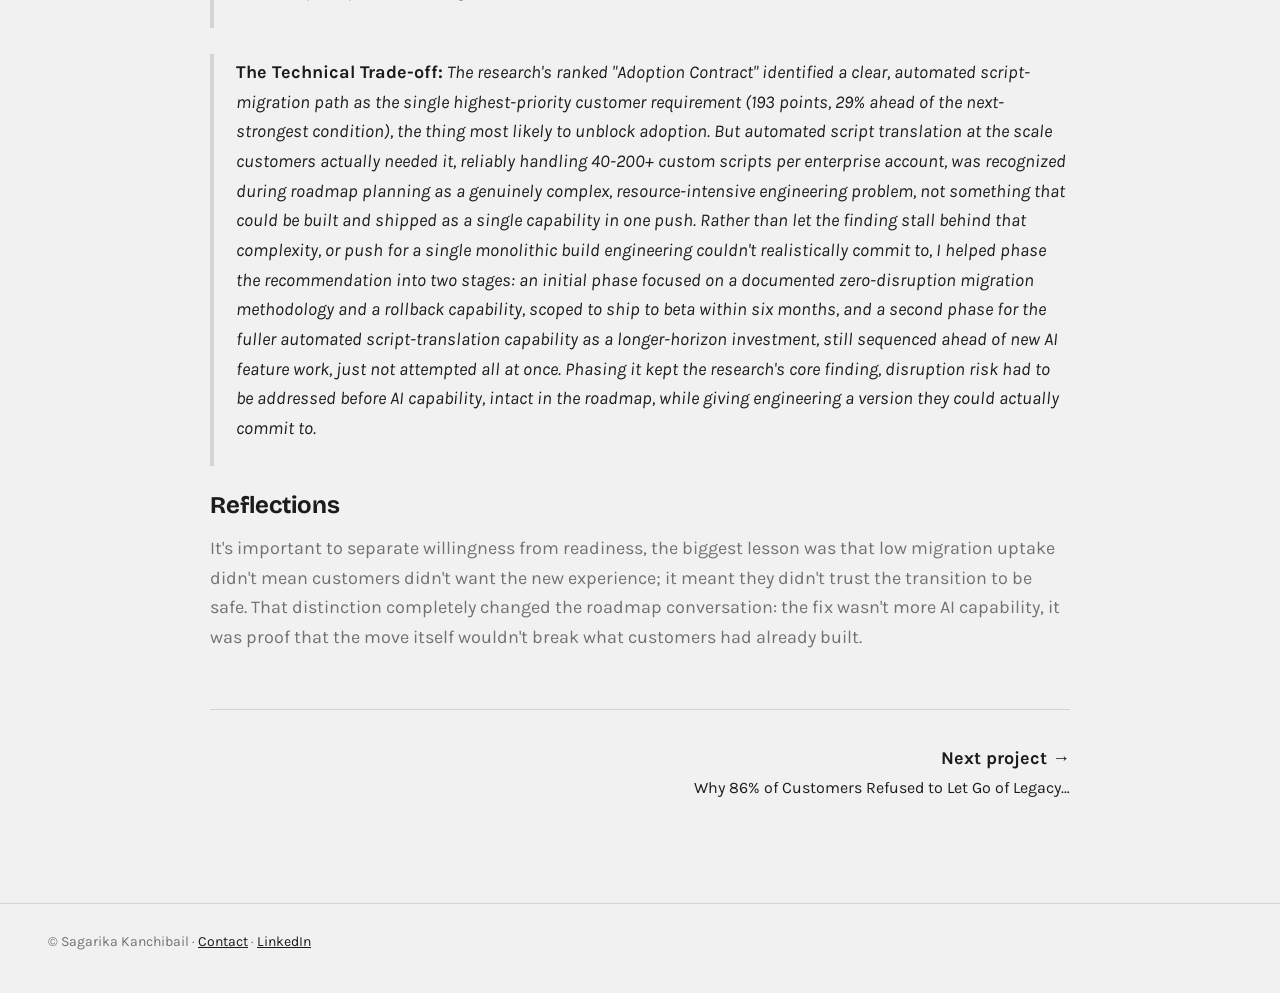
<file: projects/migration-readiness.html>
<!DOCTYPE html>
<html lang="en">
<head>
  <meta charset="UTF-8">
  <meta name="viewport" content="width=device-width, initial-scale=1.0">
  <title>Migration Readiness: Quantifying the Trust Gap — Sagarika Kanchibail</title>
  <meta name="description" content="I'm a UX researcher. I'm passionate about creating usable digital products. I have worked with incredibly talented people across different companies.">
  <meta name="robots" content="noindex">
  <link rel="preconnect" href="https://fonts.googleapis.com">
  <link rel="preconnect" href="https://fonts.gstatic.com" crossorigin>
  <link href="https://fonts.googleapis.com/css2?family=Bricolage+Grotesque:opsz,wght@12..96,300;12..96,400;12..96,700&family=Karla:ital,wght@0,300;0,400;0,700;1,400&display=swap" rel="stylesheet">
  <link rel="stylesheet" href="../assets/css/style.css">
</head>
<body>

  <div class="nav-shell">
    <nav class="pillnav" aria-label="Main navigation">
      <a href="../index.html" class="active">Work</a>
      <a href="../about.html">About</a>
      <a href="../contact.html">Contact</a>
      <a href="../assets/files/Sagarika_Kanchibail_Resume.pdf" target="_blank" rel="noopener">Resumé</a>
      <a href="https://www.linkedin.com/in/sagarikakanchibail/" target="_blank" rel="noopener">Linkedin</a>
    </nav>
  </div>

  <header class="wrap case-hero">
    <p class="byline">Sagarika Kanchibail / Sr. UX Researcher</p>
    <h1>Migration Readiness: Quantifying the Trust Gap Behind AI-Native Platform Adoption</h1>
    <figure class="figure">
      <img src="../assets/images/p1-migration/p1-architecture.webp" alt="Platform architecture overview diagram showing experience layers and the shared AI framework">
    </figure>
    <p class="pullquote">"Customers weren't short on appetite for AI. They were short on confidence that the move to get there wouldn't break, what they'd already built."</p>
    <p class="lede-para">Leadership had spent quarters investing in AI-native platform features while migration stayed flat, and no one could say with certainty why. This study set out to answer that, and found the real blocker wasn't the one anyone was designing for.</p>
  </header>

  <main class="wrap case-body narrow">

    <section>
      <h1>At a Glance</h1>
      <dl class="glance">
        <div class="glance-row"><dt>Target audience</dt><dd>IT Directors and Managers at enterprise organizations running a legacy platform configuration</dd></div>
        <div class="glance-row"><dt>My Role</dt><dd>Lead UX Researcher (survey design, screener logic, fielding, synthesis)</dd></div>
        <div class="glance-row"><dt>Cross-functional Partners</dt><dd>Product Managers | Platform Leadership | Design | Research Operations | Engineers</dd></div>
        <div class="glance-row"><dt>Timeframe</dt><dd>Q2 2026</dd></div>
        <div class="glance-row"><dt>Methods Used</dt><dd>Quantitative survey | Screener design | Phone + online recruitment | Cross-study synthesis</dd></div>
        <div class="glance-row"><dt>Sample</dt><dd>n= 150 respondents who were screened, qualified as platform decision-makers, reached through a mix of phone interviews and self-serve online fielding</dd></div>
        <div class="glance-row"><dt>Impact</dt><dd>Reframed the roadmap from feature-first to trust-first | Produced the "Adoption Contract" framework | Disruption risk emerged as the dominant barrier, well ahead of cost</dd></div>
      </dl>
      <div class="steps">
        <span class="step"><span class="n">1</span>Research questions</span>
        <span class="step"><span class="n">2</span>Research Process</span>
        <span class="step"><span class="n">3</span>Findings</span>
        <span class="step"><span class="n">4</span>Adoption Contract</span>
        <span class="step"><span class="n">5</span>Path forward</span>
        <span class="step"><span class="n">6</span>Success Metrics</span>
      </div>
    </section>

    <section>
      <h1>The Question We Couldn't Answer</h1>
      <p>Enterprise customers had spent years layering custom scripts, business rules, and configurations onto their legacy platform setup. In some accounts, a very substantial accumulation built up over half a decade or more. Every upgrade cycle became a drawn-out project, and leadership had no quantified sense of whether disruption risk, cost, or something else entirely was the dominant blocker to modernization and migration.</p>
      <p>I used a Learning Plan approach, mapping what we thought we knew, what we needed to know, and what research actions would answer the gap, to align stakeholders before choosing survey as the research method and writing a single survey question. What we set out to learn:</p>
      <ol>
        <li>How do platform decision-makers think about migrating from legacy customizations to modern architecture?</li>
        <li>Which AI capabilities generate genuine demand vs. theoretical interest?</li>
        <li>What barriers stand between current state and migration commitment?</li>
        <li>What conditions would accelerate adoption, and what's missing?</li>
        <li>How do readiness and urgency vary across segments (Company size)</li>
        <li>What success metrics we need to deliver on for adoption readiness?</li>
      </ol>
    </section>

    <section>
      <h1>Getting to the Real Answer</h1>
      <figure class="figure">
        <img src="../assets/images/p1-migration/p1-survey.webp" alt="Screenshot of the Platform Upgrade and Modernization Survey questionnaire">
      </figure>
      <h3>Scoping</h3>
      <ul>
        <li>I conducted a scoping workshop to align with product and platform leadership on hypotheses to test, then designed a multi-block survey instrument with skip logic and quota management across company-size segments. Recruitment combined phone-based screening with self-serve online distribution to reach a robust base of qualified, screened respondents over several weeks of fielding.</li>
        <li>In order to successfully recruit decision makers, the screener was built around a validation-first principle: rather than relying on self-reported job titles, I added an open-ended prompt asking respondents to describe a specific modernization decision they'd personally influenced, plus persona-specific qualification paths (admin, platform owner, developer, manager, director) so decision authority could be confirmed rather than assumed.</li>
        <li>The main survey was built on Qualtrics, starting with understanding the current-state assessment of the platform, migration-approach preference, barriers, and forward-looking adoption conditions, closing with a ranked, forced-choice prioritization exercise rather than an open "what matters to you" question, specifically to avoid halo effects where everything rates well in isolation.</li>
      </ul>
      <h3>Cross-Functional Partnership</h3>
      <p><strong>Product Management:</strong> Aligned on the research questions before fielding, using a Learning Plan approach (what we know / need to know / research actions) to get stakeholder sign-off on hypotheses before writing survey questions.<br>
      <strong>Platform Leadership:</strong> Findings were synthesized into the "Adoption Contract" framework leadership used directly to gate roadmap sequencing.<br>
      <strong>Research Operations &amp; Engineering:</strong> Partnered on fielding logistics and screener design (phone + self-serve online distribution).</p>
      <h3>Who responded</h3>
      <ul>
        <li>Respondents were screened for real decision authority, not just on their job title: 100% were final decision-makers, shared decision-makers, or strong influencers.</li>
        <li>98% were already actively engaged with AI (piloting or beyond, not AI-naive)</li>
        <li>79% carried moderate-to-heavy customization (66% said over half of that customization was business-critical)</li>
        <li>Tenure skewed long: 51% had 5+ years with their current platform instance, 84% had 3+ years.</li>
      </ul>
      <h3>How the data was analyzed</h3>
      <ul>
        <li>Frequency analysis on the multi-select barriers question to produce a simple ranked list of what was blocking adoption</li>
        <li>Weighted point-allocation scoring on the ranked "top 3 conditions" questions: first, second, and third-place picks were weighted and summed into a composite score, which is what produced the tiered must-have vs. strong-preference structure in the "Adoption Contract"</li>
        <li>Mean scores and top-box scoring across every numeric scale question</li>
        <li>A forced-choice trade-off question layered on top of the appeal battery to cut through halo effects</li>
        <li>Cross-tabulation across four segmenting variables: company size, platform tenure, customization depth, and AI adoption stage</li>
        <li>Thematic coding of open-text responses to confirm the quantitative rankings matched what respondents said in their own words</li>
      </ul>
    </section>

    <section>
      <h1>What we found</h1>
      <h4>It's a confidence problem, not a demand problem</h4>
      <ul>
        <li>Even though the large majority of respondents were already actively engaged with AI, disruption risk to their current environment outranked every other concern, including cost, as the top barrier to migrating, by a wide margin.</li>
        <li>Time and resources required, and the complexity of translating existing customizations, followed close behind.</li>
        <li>Cost concerns ranked lower than expected.</li>
      </ul>
      <h4>The migration surface is really three compounding problems</h4>
      <ul>
        <li><strong>Accumulated customization:</strong> most respondents were running a meaningful volume of custom scripts and business rules built up over years, each one a migration decision (test, replace, retire, or translate)</li>
        <li><strong>Module breadth:</strong> the average respondent had several active modules in use, each carrying its own separate migration surface</li>
        <li><strong>Ongoing dependency on the legacy interface:</strong> even among customers actively modernizing, a meaningful share of daily work still ran through the old interface, since it remained the known, stable, customized option</li>
      </ul>
      <p>Tooling that addresses only one of these three dimensions leaves most of the real burden untouched.</p>
      <h4>Not a single respondent chose an all-at-once migration</h4>
      <p>Across the entire sample, zero respondents chose an all-at-once ("big-bang") approach, a striking, unanimous signal. Preference was almost equally split between a fully gradual, module-by-module approach and a hybrid path. This wasn't a messaging preference to work around but as a hard constraint the roadmap needed to design for directly.</p>
      <h4>The window to act is now</h4>
      <p>A large majority of respondents were already either actively evaluating or had decided to proceed with modernization, not "someday," but within the current planning cycle. Leadership support and organizational readiness both scored high within this group, suggesting the constraint wasn't internal buy-in. It was the absence of a credible path forward.</p>
    </section>

    <section>
      <h1>The Adoption Contract</h1>
      <div class="twocol">
        <figure class="figure">
          <img src="../assets/images/p1-migration/p1-barriers.webp" alt="Migration Barriers, Ranked — horizontal bar chart, n=120">
        </figure>
        <div>
          <p>Rather than vague wishes, respondents converged tightly on a short list of concrete, ranked requirements. Two tiers emerged clearly, and this framework became the artifact leadership used to gate the roadmap:</p>
          <p><strong>Must-haves, named as a top priority by a strong majority of respondents:</strong></p>
          <ul>
            <li>A clear, credible migration path paired with automated tooling</li>
            <li>Automated handling of script migration: manual or services-led translation doesn't scale to the volumes customers are running</li>
            <li>A minimal-disruption guarantee, backed by a proven rollback methodology rather than just a claim</li>
          </ul>
          <p><strong>Strong preferences, named as a top priority by a meaningful minority:</strong></p>
          <ul>
            <li>Performance guarantees post-migration</li>
            <li>A gradual, incremental default rather than a single cutover</li>
            <li>Proof: peer success stories and demonstrated ROI, especially from organizations with comparable customization depth</li>
          </ul>
        </div>
      </div>
      <p><em>Customers aren't resisting AI-native adoption because AI is undesirable. They're resisting it because modernization feels risky, brittle, and hard to reverse. The roadmap needed to address the confidence problem directly, not double down on AI capability and assume trust would follow.</em></p>
    </section>

    <section>
      <h1>Path forward</h1>
      <div class="cards">
        <div class="card">
          <figure class="figure"><img src="../assets/images/p1-migration/p1-gear.webp" alt="Gear illustration representing migration tooling"></figure>
          <p><strong>1.</strong> Prioritize migration tooling over new AI surface features. The top-scoring condition and 79% of the addressable market can't act without it; AI features don't land without it.</p>
        </div>
        <div class="card">
          <figure class="figure"><img src="../assets/images/p1-migration/p1-phases.webp" alt="Phase 1 disruption lock to Phase 2 AI chip illustration"></figure>
          <p><strong>2.</strong> Sequence the roadmap: reduce disruption risk first, then scale AI. Phase 1 is a zero-disruption migration methodology and tooling. Phase 2 is AI surface features, introduced only in verified, migrated environments.</p>
        </div>
        <div class="card">
          <figure class="figure"><img src="../assets/images/p1-migration/p1-script.webp" alt="Script translation diagram with pass and rollback arrows"></figure>
          <p><strong>3.</strong> Invest in script translation and rollback as a first-party product capability, not a services engagement. 54% cite script migration complexity as a top barrier and 79% carry moderate-to-heavy customization (40–200+ scripts per enterprise customer); a services-led approach doesn't scale to that volume.</p>
        </div>
        <div class="card">
          <figure class="figure"><img src="../assets/images/p1-migration/p1-server.webp" alt="Isometric server illustration representing phase-based migration architecture"></figure>
          <p><strong>4.</strong> Build one phase-based migration architecture and remove the big-bang option entirely. With 0% of respondents choosing it (53% gradual, 47% hybrid), this is a hard constraint, not a preference to accommodate through messaging.</p>
        </div>
      </div>
    </section>

    <section>
      <h1>Success Metrics</h1>
      <figure class="figure">
        <img src="../assets/images/p1-migration/p1-success.webp" alt="What Success Looks Like: Measurable Outcomes — timeline graphic with milestones and leading indicators">
      </figure>
    </section>

    <section>
      <h1>Limitations and Reflections</h1>
      <h3>Navigating Constraints &amp; Alignment</h3>
      <blockquote>
        <p><strong>Managing Ambiguity:</strong> Platform leadership's working assumption going into this study was that cost was the primary barrier to migration. The data showed otherwise, disruption risk (74%) outranked cost (46%) by a wide margin. Rather than debate the assumption directly, I used the ranked, forced-choice survey data as the neutral anchor: it reframed the roadmap conversation away from an unresolved internal disagreement and toward a specific, evidence-backed sequencing decision (migration tooling before new AI features) that leadership adopted as binding.</p>
      </blockquote>
      <blockquote>
        <p><strong>The Technical Trade-off:</strong> The research's ranked "Adoption Contract" identified a clear, automated script-migration path as the single highest-priority customer requirement (193 points, 29% ahead of the next-strongest condition), the thing most likely to unblock adoption. But automated script translation at the scale customers actually needed it, reliably handling 40-200+ custom scripts per enterprise account, was recognized during roadmap planning as a genuinely complex, resource-intensive engineering problem, not something that could be built and shipped as a single capability in one push. Rather than let the finding stall behind that complexity, or push for a single monolithic build engineering couldn't realistically commit to, I helped phase the recommendation into two stages: an initial phase focused on a documented zero-disruption migration methodology and a rollback capability, scoped to ship to beta within six months, and a second phase for the fuller automated script-translation capability as a longer-horizon investment, still sequenced ahead of new AI feature work, just not attempted all at once. Phasing it kept the research's core finding, disruption risk had to be addressed before AI capability, intact in the roadmap, while giving engineering a version they could actually commit to.</p>
      </blockquote>
      <h3>Reflections</h3>
      <p>It's important to separate willingness from readiness, the biggest lesson was that low migration uptake didn't mean customers didn't want the new experience; it meant they didn't trust the transition to be safe. That distinction completely changed the roadmap conversation: the fix wasn't more AI capability, it was proof that the move itself wouldn't break what customers had already built.</p>
    </section>

    <nav class="pagenav" aria-label="Project navigation">
      <span></span>
      <a class="next" href="living-with-legacy.html">Next project →<br><span style="font-weight:400;font-size:16px;">Why 86% of Customers Refused to Let Go of Legacy…</span></a>
    </nav>

  </main>

  <footer class="footer">
    <div class="wrap">© Sagarika Kanchibail · <a href="../contact.html">Contact</a> · <a href="https://www.linkedin.com/in/sagarikakanchibail/" target="_blank" rel="noopener">LinkedIn</a></div>
  </footer>

  <script src="../assets/js/main.js"></script>
</body>
</html>
</file>
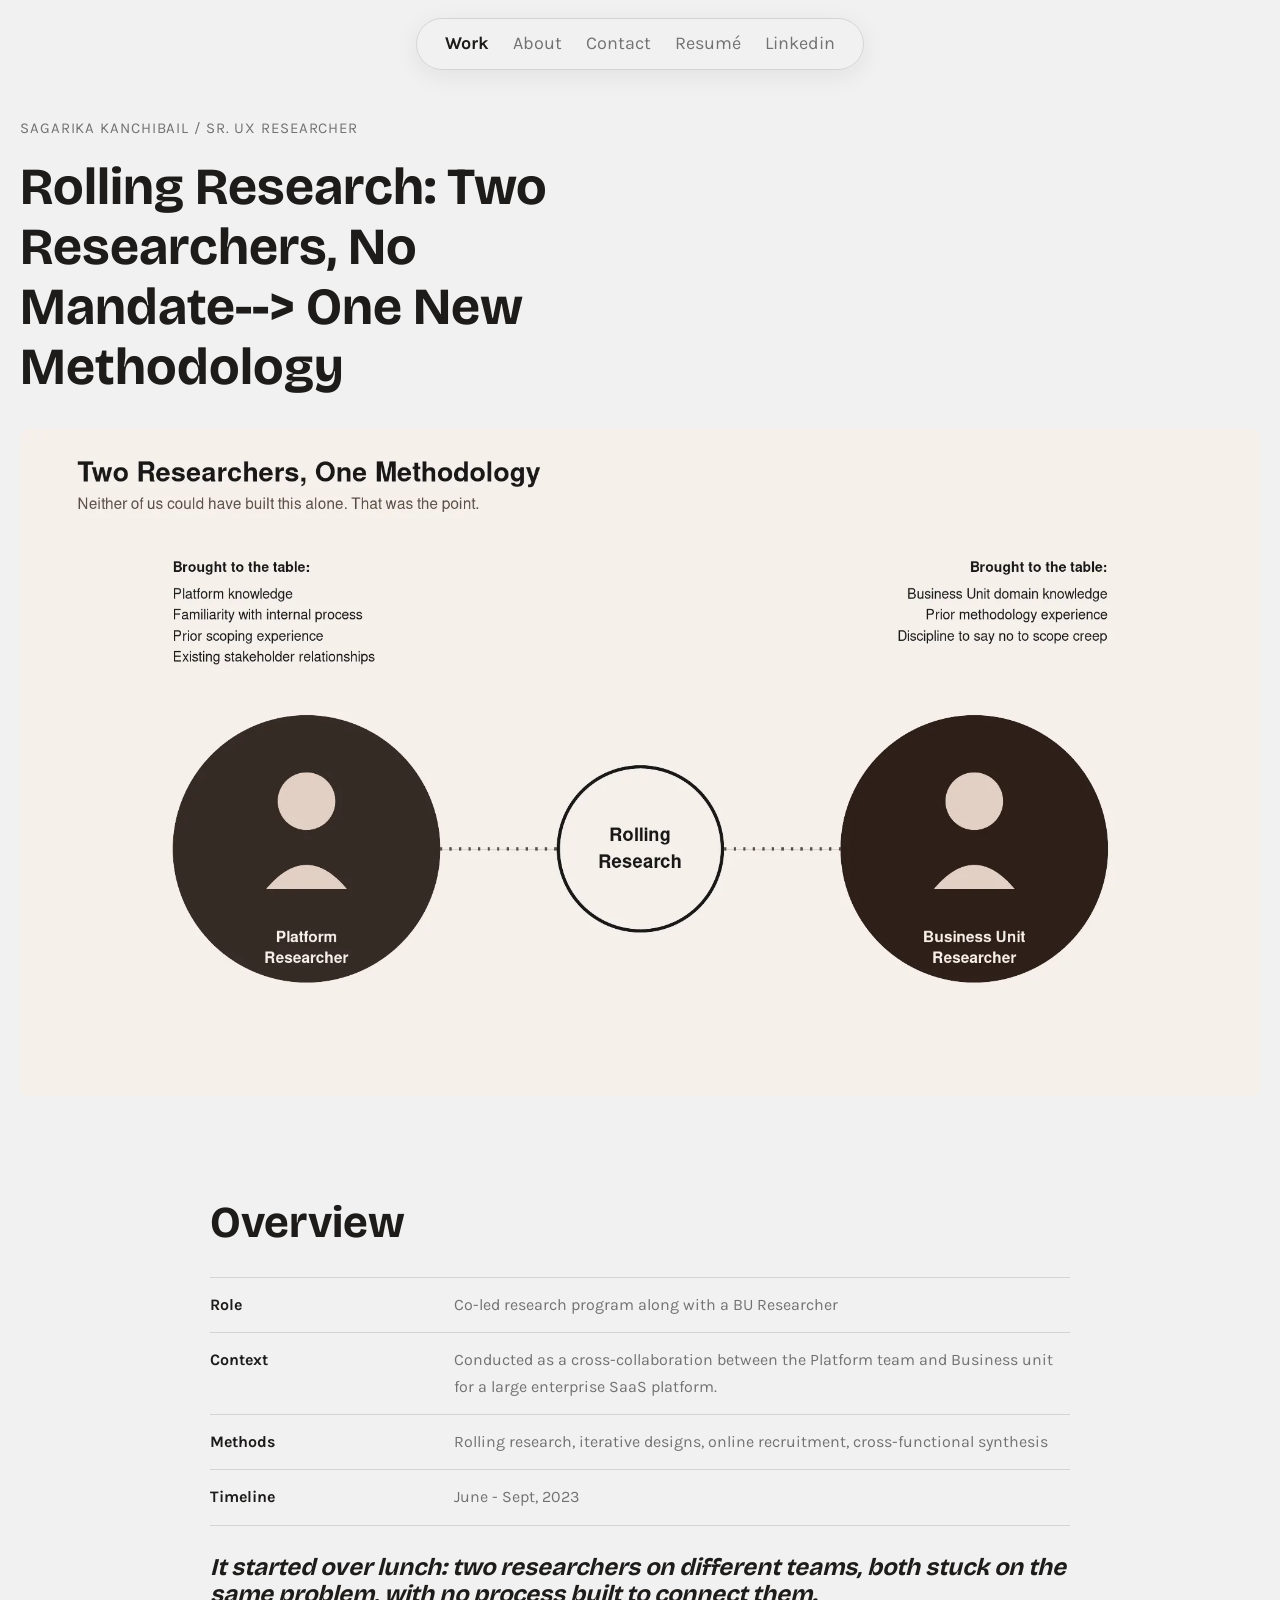
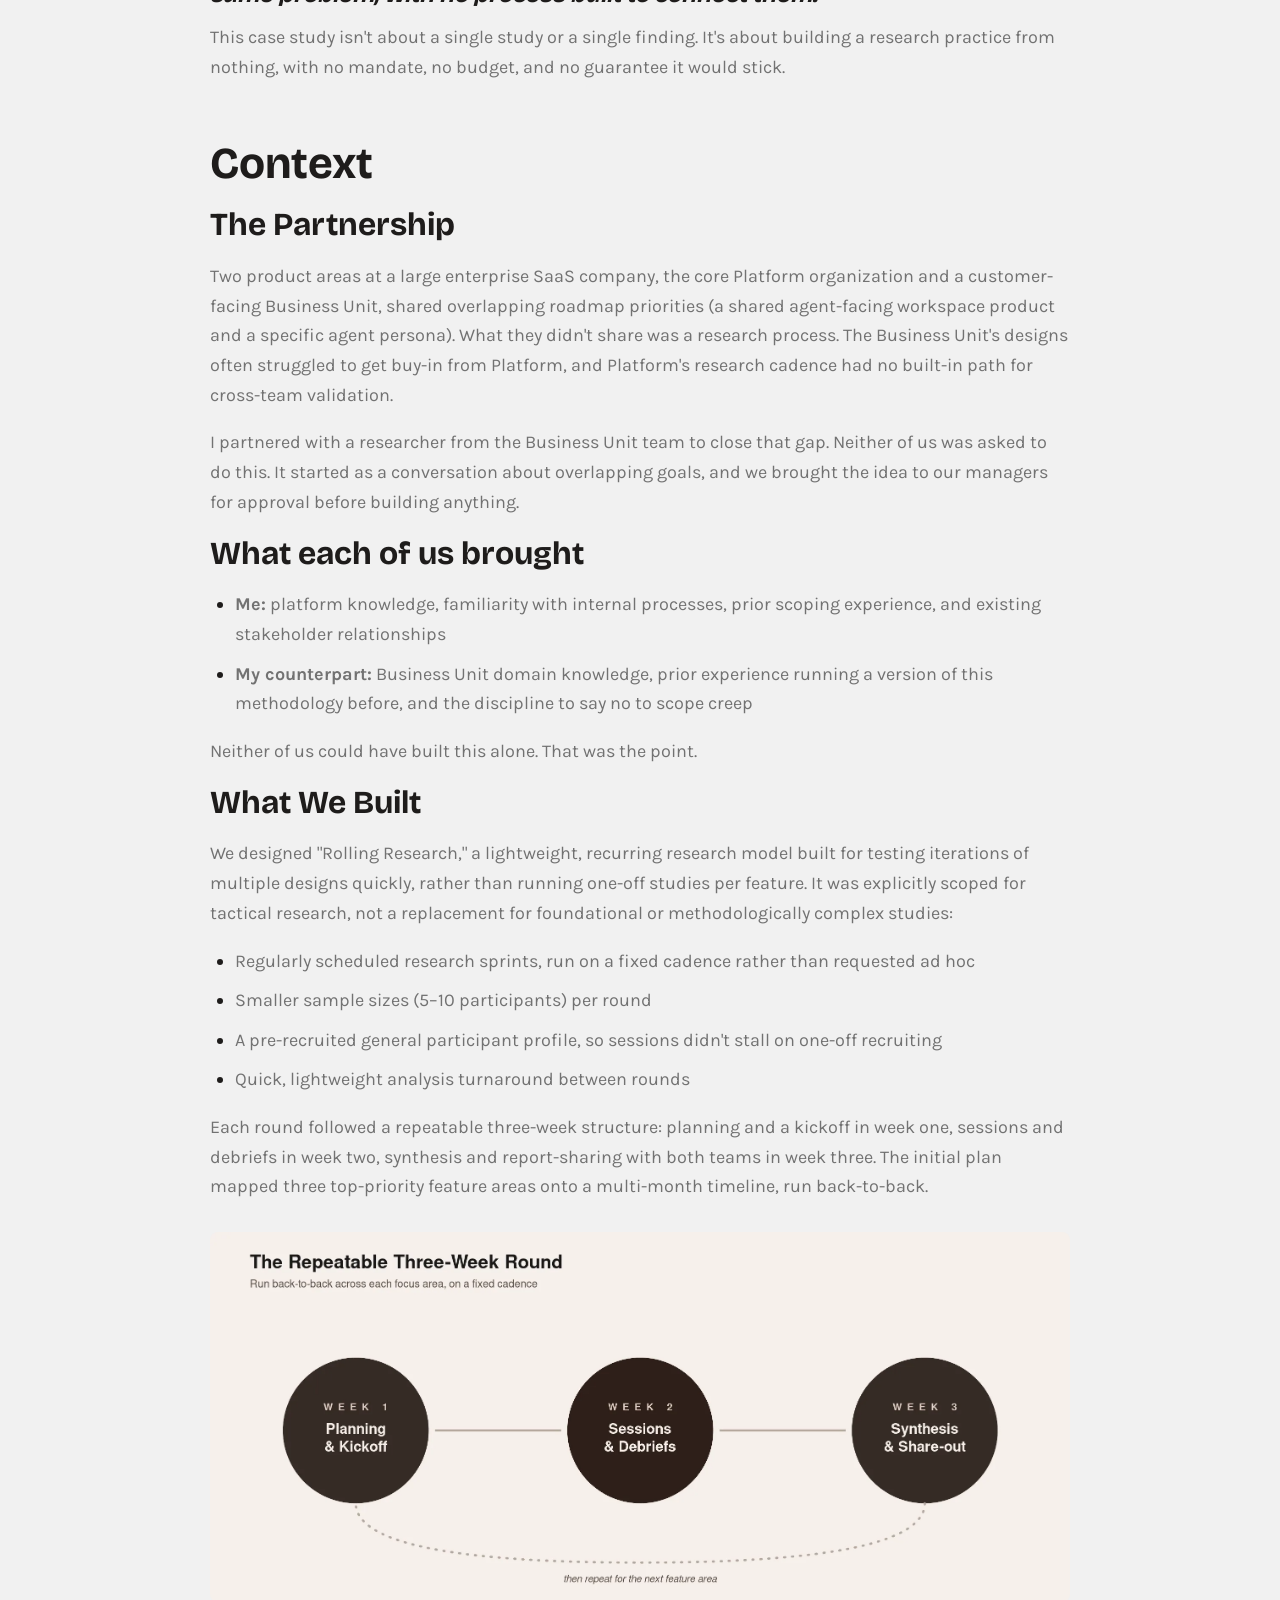
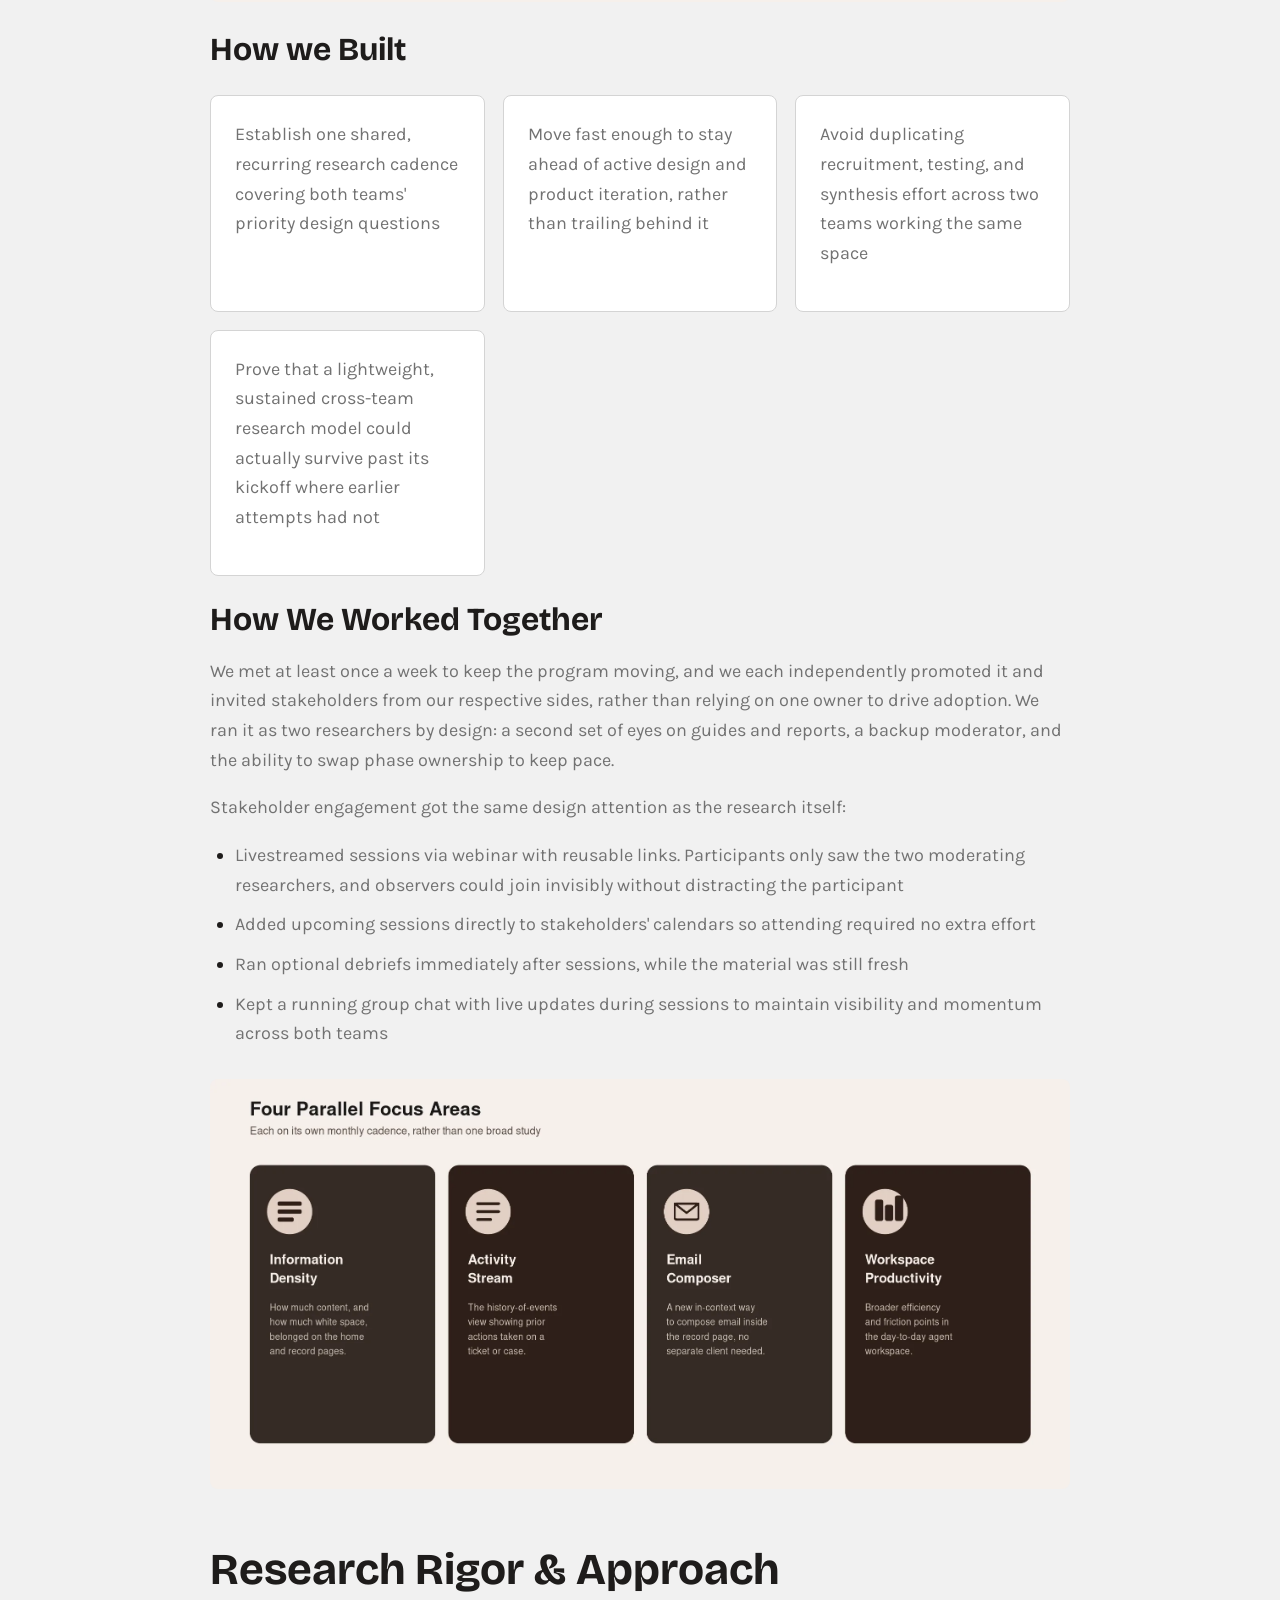
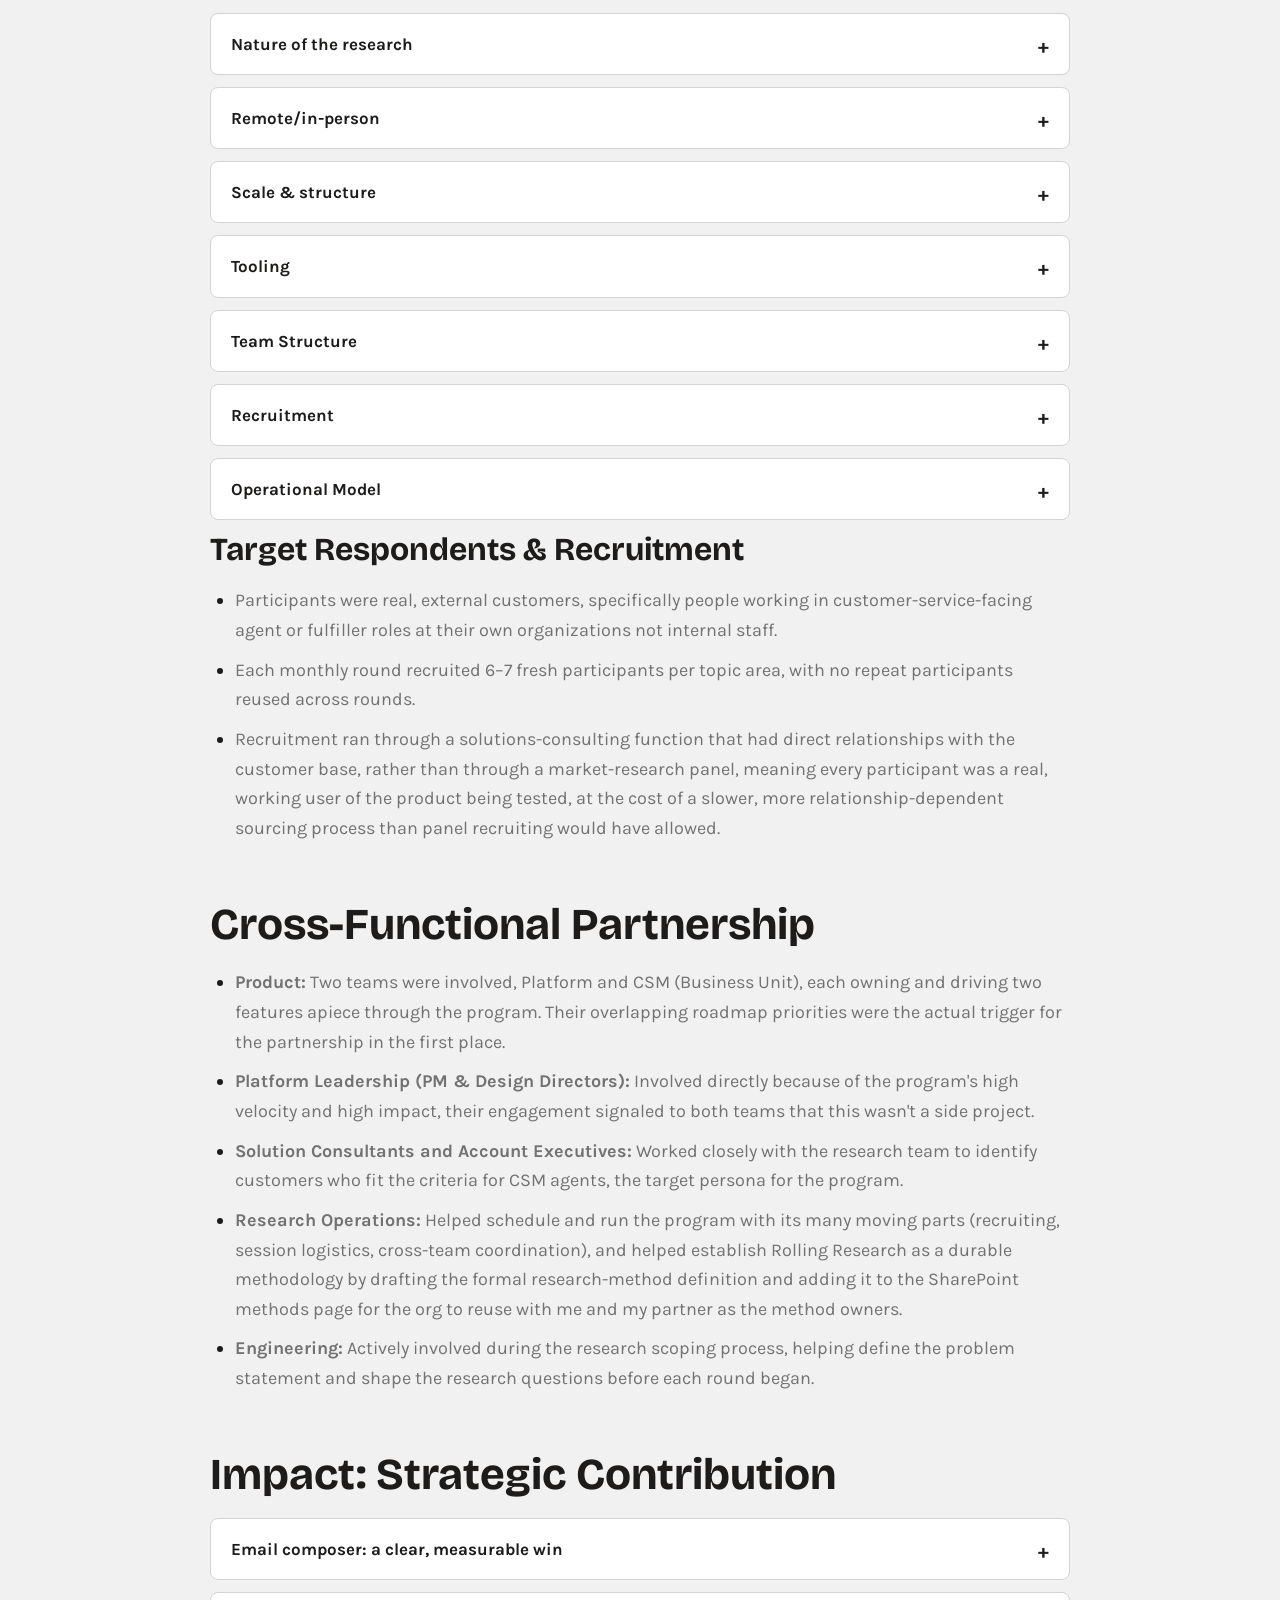
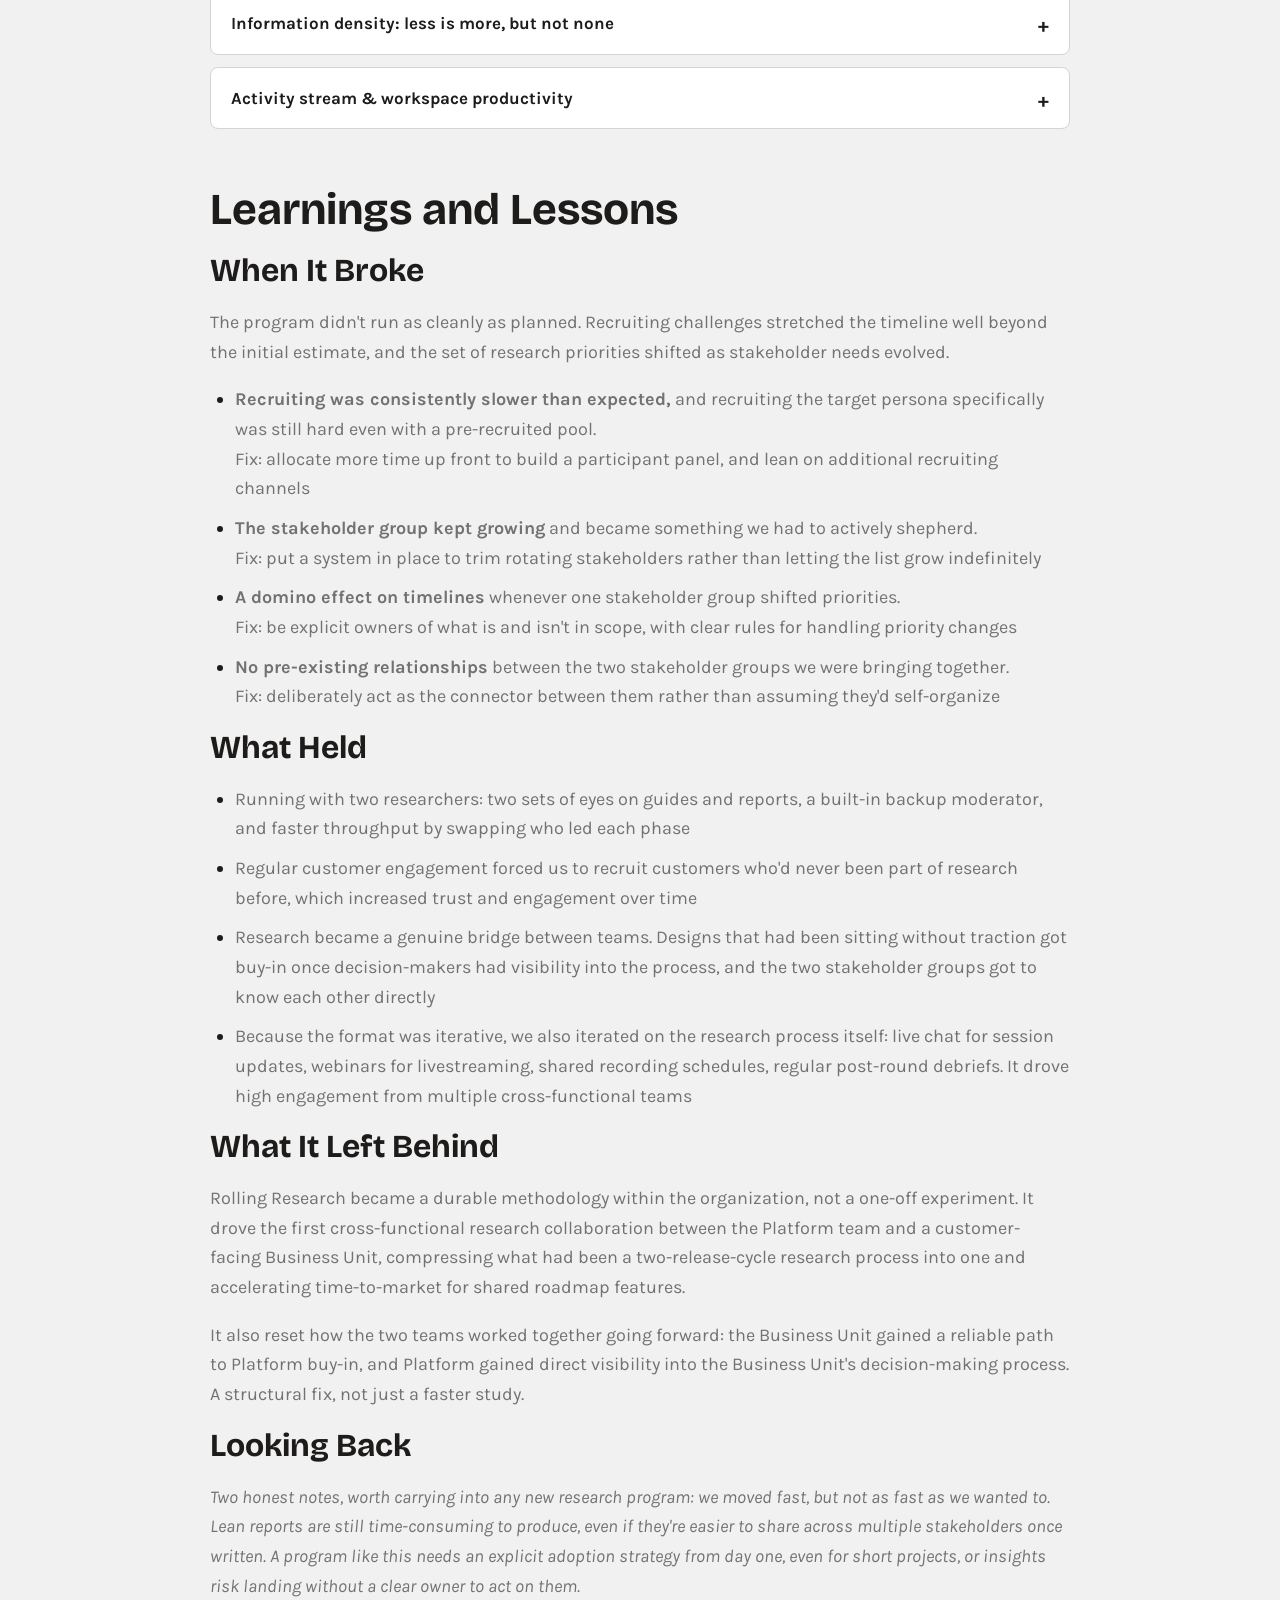
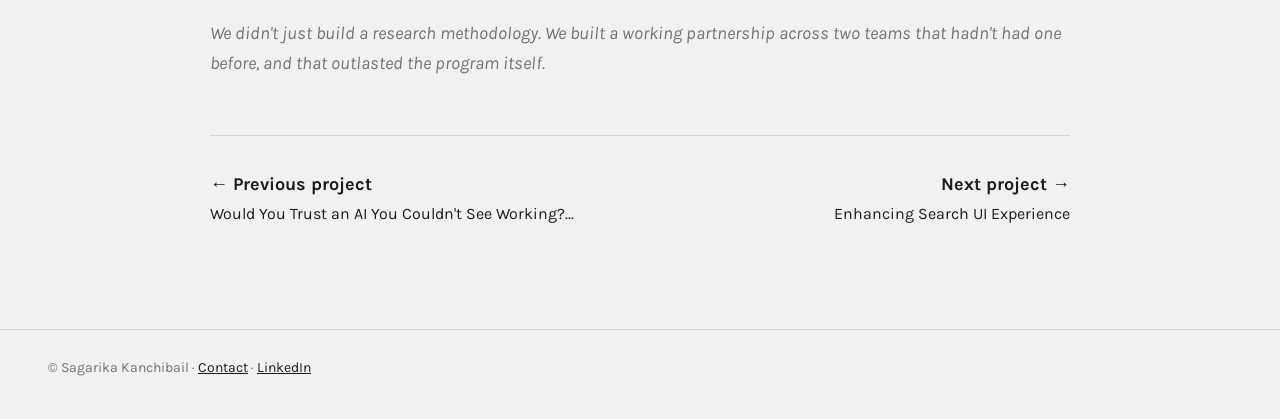
<file: projects/rolling-research.html>
<!DOCTYPE html>
<html lang="en">
<head>
  <meta charset="UTF-8">
  <meta name="viewport" content="width=device-width, initial-scale=1.0">
  <title>Rolling Research — Sagarika Kanchibail</title>
  <meta name="description" content="I'm a UX researcher. I'm passionate about creating usable digital products. I have worked with incredibly talented people across different companies.">
  <meta name="robots" content="noindex">
  <link rel="preconnect" href="https://fonts.googleapis.com">
  <link rel="preconnect" href="https://fonts.gstatic.com" crossorigin>
  <link href="https://fonts.googleapis.com/css2?family=Bricolage+Grotesque:opsz,wght@12..96,300;12..96,400;12..96,700&family=Karla:ital,wght@0,300;0,400;0,700;1,400&display=swap" rel="stylesheet">
  <link rel="stylesheet" href="../assets/css/style.css">
</head>
<body>

  <div class="nav-shell">
    <nav class="pillnav" aria-label="Main navigation">
      <a href="../index.html" class="active">Work</a>
      <a href="../about.html">About</a>
      <a href="../contact.html">Contact</a>
      <a href="../assets/files/Sagarika_Kanchibail_Resume.pdf" target="_blank" rel="noopener">Resumé</a>
      <a href="https://www.linkedin.com/in/sagarikakanchibail/" target="_blank" rel="noopener">Linkedin</a>
    </nav>
  </div>

  <header class="wrap case-hero">
    <p class="byline">Sagarika Kanchibail / Sr. UX Researcher</p>
    <h1>Rolling Research: Two Researchers, No Mandate--&gt; One New Methodology</h1>
    <figure class="figure">
      <img src="../assets/images/p4-rolling/p4-two-researchers.webp" alt="Diagram: Platform Researcher and Business Unit Researcher connected through Rolling Research">
    </figure>
  </header>

  <main class="wrap case-body narrow">

    <section>
      <h1>Overview</h1>
      <dl class="glance">
        <div class="glance-row"><dt>Role</dt><dd>Co-led research program along with a BU Researcher</dd></div>
        <div class="glance-row"><dt>Context</dt><dd>Conducted as a cross-collaboration between the Platform team and Business unit for a large enterprise SaaS platform.</dd></div>
        <div class="glance-row"><dt>Methods</dt><dd>Rolling research, iterative designs, online recruitment, cross-functional synthesis</dd></div>
        <div class="glance-row"><dt>Timeline</dt><dd>June - Sept, 2023</dd></div>
      </dl>
      <h3><em>It started over lunch: two researchers on different teams, both stuck on the same problem, with no process built to connect them.</em></h3>
      <p>This case study isn't about a single study or a single finding. It's about building a research practice from nothing, with no mandate, no budget, and no guarantee it would stick.</p>
    </section>

    <section>
      <h1>Context</h1>
      <h2>The Partnership</h2>
      <p>Two product areas at a large enterprise SaaS company, the core Platform organization and a customer-facing Business Unit, shared overlapping roadmap priorities (a shared agent-facing workspace product and a specific agent persona). What they didn't share was a research process. The Business Unit's designs often struggled to get buy-in from Platform, and Platform's research cadence had no built-in path for cross-team validation.</p>
      <p>I partnered with a researcher from the Business Unit team to close that gap. Neither of us was asked to do this. It started as a conversation about overlapping goals, and we brought the idea to our managers for approval before building anything.</p>
      <h2>What each of us brought</h2>
      <ul>
        <li><strong>Me:</strong> platform knowledge, familiarity with internal processes, prior scoping experience, and existing stakeholder relationships</li>
        <li><strong>My counterpart:</strong> Business Unit domain knowledge, prior experience running a version of this methodology before, and the discipline to say no to scope creep</li>
      </ul>
      <p>Neither of us could have built this alone. That was the point.</p>
      <h2>What We Built</h2>
      <p>We designed "Rolling Research," a lightweight, recurring research model built for testing iterations of multiple designs quickly, rather than running one-off studies per feature. It was explicitly scoped for tactical research, not a replacement for foundational or methodologically complex studies:</p>
      <ul>
        <li>Regularly scheduled research sprints, run on a fixed cadence rather than requested ad hoc</li>
        <li>Smaller sample sizes (5–10 participants) per round</li>
        <li>A pre-recruited general participant profile, so sessions didn't stall on one-off recruiting</li>
        <li>Quick, lightweight analysis turnaround between rounds</li>
      </ul>
      <p>Each round followed a repeatable three-week structure: planning and a kickoff in week one, sessions and debriefs in week two, synthesis and report-sharing with both teams in week three. The initial plan mapped three top-priority feature areas onto a multi-month timeline, run back-to-back.</p>
      <figure class="figure">
        <img src="../assets/images/p4-rolling/p4-three-week.webp" alt="The Repeatable Three-Week Round: Week 1 Planning and Kickoff, Week 2 Sessions and Debriefs, Week 3 Synthesis and Share-out, repeating">
      </figure>
      <h2>How we Built</h2>
      <div class="cards">
        <div class="card"><p>Establish one shared, recurring research cadence covering both teams' priority design questions</p></div>
        <div class="card"><p>Move fast enough to stay ahead of active design and product iteration, rather than trailing behind it</p></div>
        <div class="card"><p>Avoid duplicating recruitment, testing, and synthesis effort across two teams working the same space</p></div>
        <div class="card"><p>Prove that a lightweight, sustained cross-team research model could actually survive past its kickoff where earlier attempts had not</p></div>
      </div>
      <h2>How We Worked Together</h2>
      <p>We met at least once a week to keep the program moving, and we each independently promoted it and invited stakeholders from our respective sides, rather than relying on one owner to drive adoption. We ran it as two researchers by design: a second set of eyes on guides and reports, a backup moderator, and the ability to swap phase ownership to keep pace.</p>
      <p>Stakeholder engagement got the same design attention as the research itself:</p>
      <ul>
        <li>Livestreamed sessions via webinar with reusable links. Participants only saw the two moderating researchers, and observers could join invisibly without distracting the participant</li>
        <li>Added upcoming sessions directly to stakeholders' calendars so attending required no extra effort</li>
        <li>Ran optional debriefs immediately after sessions, while the material was still fresh</li>
        <li>Kept a running group chat with live updates during sessions to maintain visibility and momentum across both teams</li>
      </ul>
      <figure class="figure">
        <img src="../assets/images/p4-rolling/p4-four-areas.webp" alt="Four Parallel Focus Areas on their own monthly cadence: Information Density, Activity Stream, Email Composer, Workspace Productivity">
      </figure>
    </section>

    <section>
      <h1>Research Rigor &amp; Approach</h1>
      <details class="accordion">
        <summary>Nature of the research</summary>
        <div class="acc-body"><p>Qualitative and evaluative: concept testing and usability testing, run as moderated remote sessions rather than unmoderated or quantitative instruments. The goal was fast, directional signal on active design work, not statistical validation.</p></div>
      </details>
      <details class="accordion">
        <summary>Remote/in-person</summary>
        <div class="acc-body"><p>Fully remote, moderated live over video.</p></div>
      </details>
      <details class="accordion">
        <summary>Scale &amp; structure</summary>
        <div class="acc-body"><p>This was a sustained program, not a single study: four parallel work streams, each running its own monthly round, for roughly two consecutive quarters. At full cadence, that meant on the order of 6-7 moderated sessions running every single month for one of four areas. A genuinely high-throughput qualitative research operation sustained over multiple months.</p></div>
      </details>
      <details class="accordion">
        <summary>Tooling</summary>
        <div class="acc-body"><p>Lookback was used to moderate, record, and review sessions; Zoom was used for the live calls themselves; MIRO was used for synthesizing findings across sessions and, across the four parallel workstreams.</p></div>
      </details>
      <details class="accordion">
        <summary>Team Structure</summary>
        <div class="acc-body"><p>Co-led by two researchers, one from each of the two collaborating teams, functioning as joint owners of the program rather than one team leading and the other consulting. Product managers and designers from each area joined rounds relevant to their scope, rather than being included uniformly across all four workstreams.</p></div>
      </details>
      <details class="accordion">
        <summary>Recruitment</summary>
        <div class="acc-body"><p>Relationship-based, solutions-consulting-sourced recruitment of real, external customers, refreshed every round.</p></div>
      </details>
      <details class="accordion">
        <summary>Operational Model</summary>
        <div class="acc-body"><p>The program opened with a scoping session involving more than 20 stakeholders, to walk everyone through the proposed method and cadence, collect each team's research goals and open questions, and align on a priority order for what got tested when. Running the program week to week meant continuously managing expectations across that entire 20-plus-person stakeholder group by a wide margin, the hardest part of the program to sustain, harder than any individual research method or finding. A smaller working group met twice weekly for planning, status updates, and design reviews, and designers were given advance notice of exactly when their designs needed to be ready for each round, the connective tissue that kept four parallel work streams from drifting out of sync with each other.</p></div>
      </details>
      <h2>Target Respondents &amp; Recruitment</h2>
      <ul>
        <li>Participants were real, external customers, specifically people working in customer-service-facing agent or fulfiller roles at their own organizations not internal staff.</li>
        <li>Each monthly round recruited 6–7 fresh participants per topic area, with no repeat participants reused across rounds.</li>
        <li>Recruitment ran through a solutions-consulting function that had direct relationships with the customer base, rather than through a market-research panel, meaning every participant was a real, working user of the product being tested, at the cost of a slower, more relationship-dependent sourcing process than panel recruiting would have allowed.</li>
      </ul>
    </section>

    <section>
      <h1>Cross-Functional Partnership</h1>
      <ul>
        <li><strong>Product:</strong> Two teams were involved, Platform and CSM (Business Unit), each owning and driving two features apiece through the program. Their overlapping roadmap priorities were the actual trigger for the partnership in the first place.</li>
        <li><strong>Platform Leadership (PM &amp; Design Directors):</strong> Involved directly because of the program's high velocity and high impact, their engagement signaled to both teams that this wasn't a side project.</li>
        <li><strong>Solution Consultants and Account Executives:</strong> Worked closely with the research team to identify customers who fit the criteria for CSM agents, the target persona for the program.</li>
        <li><strong>Research Operations:</strong> Helped schedule and run the program with its many moving parts (recruiting, session logistics, cross-team coordination), and helped establish Rolling Research as a durable methodology by drafting the formal research-method definition and adding it to the SharePoint methods page for the org to reuse with me and my partner as the method owners.</li>
        <li><strong>Engineering:</strong> Actively involved during the research scoping process, helping define the problem statement and shape the research questions before each round began.</li>
      </ul>
    </section>

    <section>
      <h1>Impact: Strategic Contribution</h1>
      <details class="accordion">
        <summary>Email composer: a clear, measurable win</summary>
        <div class="acc-body"><p>Testing validated a new in-context email composer, letting agents draft and send email directly from within the record page rather than switching out to a separate email client. The concept was well received in testing, and the signal held up after release: over the following six months, usage data showed a 11% drop in tab-switching behavior and a corresponding increase in agents using the in-platform email client over an external one. This is one of the cleanest before/after signals across the whole program where a concept validated qualitatively, then confirmed by real behavioral data post-launch.</p></div>
      </details>
      <details class="accordion">
        <summary>Information density: less is more, but not none</summary>
        <div class="acc-body"><p>Testing explored the threshold between too much white space and too little on the home and record pages. The finding pointed toward reducing excess white space and cutting unnecessary vertical scrolling: giving design a concrete, testable direction rather than a subjective "make it feel cleaner" brief.</p></div>
      </details>
      <details class="accordion">
        <summary>Activity stream &amp; workspace productivity</summary>
        <div class="acc-body">
          <p>Both areas were tested on the same monthly cadence as the two above. They followed the same evaluative concept-and-usability-testing approach and fed into the same synthesis and design-review rhythm.</p>
          <p>For activity stream we tested new colors, indicators and in-line descriptions for the new release</p>
          <p>Workspace productivity was to understand user tab behavior and browser windows to complete their tasks.</p>
          <p>Goal was to reduce the number of tabs/browser windows users had open to complete a single/multiple tasks at once by bringing the information to their home page and introducing in product tab behavior with parent and child tabs instead of external tabs.</p>
          <p>This increased productivity by 40% for users as measured with how many cases/tickets they were able to resolve within the platform's home page without opening multiple tabs/windows.</p>
        </div>
      </details>
    </section>

    <section>
      <h1>Learnings and Lessons</h1>
      <h2>When It Broke</h2>
      <p>The program didn't run as cleanly as planned. Recruiting challenges stretched the timeline well beyond the initial estimate, and the set of research priorities shifted as stakeholder needs evolved.</p>
      <ul>
        <li><strong>Recruiting was consistently slower than expected,</strong> and recruiting the target persona specifically was still hard even with a pre-recruited pool.<br>Fix: allocate more time up front to build a participant panel, and lean on additional recruiting channels</li>
        <li><strong>The stakeholder group kept growing</strong> and became something we had to actively shepherd.<br>Fix: put a system in place to trim rotating stakeholders rather than letting the list grow indefinitely</li>
        <li><strong>A domino effect on timelines</strong> whenever one stakeholder group shifted priorities.<br>Fix: be explicit owners of what is and isn't in scope, with clear rules for handling priority changes</li>
        <li><strong>No pre-existing relationships</strong> between the two stakeholder groups we were bringing together.<br>Fix: deliberately act as the connector between them rather than assuming they'd self-organize</li>
      </ul>
      <h2>What Held</h2>
      <ul>
        <li>Running with two researchers: two sets of eyes on guides and reports, a built-in backup moderator, and faster throughput by swapping who led each phase</li>
        <li>Regular customer engagement forced us to recruit customers who'd never been part of research before, which increased trust and engagement over time</li>
        <li>Research became a genuine bridge between teams. Designs that had been sitting without traction got buy-in once decision-makers had visibility into the process, and the two stakeholder groups got to know each other directly</li>
        <li>Because the format was iterative, we also iterated on the research process itself: live chat for session updates, webinars for livestreaming, shared recording schedules, regular post-round debriefs. It drove high engagement from multiple cross-functional teams</li>
      </ul>
      <h2>What It Left Behind</h2>
      <p>Rolling Research became a durable methodology within the organization, not a one-off experiment. It drove the first cross-functional research collaboration between the Platform team and a customer-facing Business Unit, compressing what had been a two-release-cycle research process into one and accelerating time-to-market for shared roadmap features.</p>
      <p>It also reset how the two teams worked together going forward: the Business Unit gained a reliable path to Platform buy-in, and Platform gained direct visibility into the Business Unit's decision-making process. A structural fix, not just a faster study.</p>
      <h2>Looking Back</h2>
      <p><em>Two honest notes, worth carrying into any new research program: we moved fast, but not as fast as we wanted to. Lean reports are still time-consuming to produce, even if they're easier to share across multiple stakeholders once written. A program like this needs an explicit adoption strategy from day one, even for short projects, or insights risk landing without a clear owner to act on them.</em></p>
      <p><em>We didn't just build a research methodology. We built a working partnership across two teams that hadn't had one before, and that outlasted the program itself.</em></p>
    </section>

    <nav class="pagenav" aria-label="Project navigation">
      <a class="prev" href="ai-processing-citations.html">← Previous project<br><span style="font-weight:400;font-size:16px;">Would You Trust an AI You Couldn't See Working?...</span></a>
      <a class="next" href="enhancing-bulk-actions.html">Next project →<br><span style="font-weight:400;font-size:16px;">Enhancing Search UI Experience</span></a>
    </nav>

  </main>

  <footer class="footer">
    <div class="wrap">© Sagarika Kanchibail · <a href="../contact.html">Contact</a> · <a href="https://www.linkedin.com/in/sagarikakanchibail/" target="_blank" rel="noopener">LinkedIn</a></div>
  </footer>

  <script src="../assets/js/main.js"></script>
</body>
</html>
</file>
<file: assets/css/style.css>
/* Portfolio theme — free static rebuild of the UXFolio "theme_fourteen" look.
   Fonts: Bricolage Grotesque (headings) + Karla (body), via Google Fonts. */

:root {
  --ink: #1e1c1b;          /* warm near-black: headings, links, buttons */
  --body: #727272;         /* medium gray: body text */
  --dot: #d5d1cf;          /* warm light gray: dot grid, backdrops */
  --line: #d4d4d4;         /* light gray: dividers, pills, outlines */
  --bg: #f1f1f1;           /* off-white page background */
  --card: #ffffff;
  --rust: #b4552d;         /* terracotta accent sampled from project covers */
  --radius: 8px;
  --maxw: 1240px;
}

* { box-sizing: border-box; }

html { scroll-behavior: smooth; }

body {
  margin: 0;
  background: var(--bg);
  color: var(--body);
  font-family: 'Karla', -apple-system, 'Segoe UI', sans-serif;
  font-size: 18px;
  line-height: 1.65;
  -webkit-font-smoothing: antialiased;
}

h1, h2, h3, h4 {
  font-family: 'Bricolage Grotesque', 'Karla', sans-serif;
  color: var(--ink);
  line-height: 1.15;
  margin: 0 0 0.6em;
}

h1 { font-size: 44px; font-weight: 700; }
h2 { font-size: 32px; font-weight: 700; }
h3 { font-size: 24px; font-weight: 700; }
h4 { font-size: 19px; font-weight: 700; }

p { margin: 0 0 1em; }
a { color: var(--ink); }
img { max-width: 100%; height: auto; display: block; }

.wrap { max-width: var(--maxw); margin: 0 auto; padding: 0 28px; }
.narrow { max-width: 860px; }

/* ---------- Pill navigation ---------- */
.nav-shell {
  position: sticky; top: 18px; z-index: 50;
  display: flex; justify-content: center;
  padding: 0 16px;
  pointer-events: none;
}
.pillnav {
  pointer-events: auto;
  display: flex; align-items: center; gap: 24px;
  background: rgba(241, 241, 241, 0.92);
  border: 1px solid var(--line);
  border-radius: 999px;
  padding: 10px 28px;
  backdrop-filter: blur(8px);
  box-shadow: 0 6px 24px rgba(30, 28, 27, 0.07);
}
.pillnav a {
  text-decoration: none; color: var(--body);
  font-size: 18px; font-weight: 400;
  position: relative; white-space: nowrap;
  transition: color .2s;
}
.pillnav a:hover { color: var(--ink); }
.pillnav a.active { color: var(--ink); font-weight: 700; }

/* ---------- Hero ---------- */
.hero { position: relative; overflow: hidden; padding: 72px 0 56px; }
#dotgrid { position: absolute; inset: 0; width: 100%; height: 100%; z-index: 0; }
.hero-inner {
  position: relative; z-index: 1;
  display: grid; grid-template-columns: 7fr 5fr; gap: 56px; align-items: center;
}
.hero h1 { font-size: 72px; margin: 0; letter-spacing: -0.01em; }
.hero .role { font-size: 72px; font-weight: 400; color: var(--ink); margin: 0 0 24px; }
.hero .intro { font-size: 20px; }
.hero .intro p { margin-bottom: 0.9em; }
.hero-photo img {
  border-radius: 12px; aspect-ratio: 3 / 4; object-fit: cover; width: 100%;
  background: var(--dot);
}
.social-row { display: flex; gap: 14px; margin-top: 22px; }
.social-row a {
  width: 46px; height: 46px; border-radius: 50%;
  background: var(--ink); color: var(--bg);
  display: inline-flex; align-items: center; justify-content: center;
  text-decoration: none; font-weight: 700; font-size: 20px;
  transition: transform .2s;
}
.social-row a:hover { transform: translateY(-2px); }

/* ---------- Project cards ---------- */
.work { padding: 40px 0 24px; }
.project-card {
  display: grid; grid-template-columns: 1fr 1fr; gap: 56px; align-items: center;
  padding: 44px 0; border-top: 1px solid var(--line);
}
.project-card:first-of-type { border-top: none; }
.project-card.flip .card-text { order: 2; }
.project-card.flip .card-media { order: 1; }
.tags { display: flex; flex-wrap: wrap; gap: 8px; margin-bottom: 18px; }
.tag {
  font-size: 12px; font-weight: 300; color: var(--ink);
  border: 1px solid var(--line); background: var(--card);
  border-radius: 999px; padding: 5px 14px; white-space: nowrap;
}
.card-text h2 { font-size: 32px; margin-bottom: 12px; }
.card-text h2 a { text-decoration: none; color: var(--ink); }
.card-text h2 a:hover { text-decoration: underline; text-underline-offset: 6px; }
.card-text .sub { font-size: 18px; margin-bottom: 22px; }
.view-link {
  display: inline-block; font-size: 16px; font-weight: 700; color: var(--ink);
  text-decoration: underline; text-underline-offset: 5px;
  border: 1px solid var(--line); border-radius: 999px; padding: 10px 24px;
  background: var(--card); transition: background .2s;
}
.view-link:hover { background: var(--ink); color: var(--bg); }
.card-media img {
  border-radius: var(--radius); width: 100%; aspect-ratio: 16 / 10; object-fit: cover;
  background: var(--dot);
}

/* ---------- Contact ---------- */
.contact-section { text-align: center; padding: 72px 0 88px; }
.contact-section h2 { font-size: 44px; margin-bottom: 12px; }
.contact-section .lede { font-size: 20px; max-width: 640px; margin: 0 auto 36px; }
.contact-form { max-width: 560px; margin: 0 auto; text-align: left; }
.field { margin-bottom: 18px; }
.field label { display: block; font-size: 15px; color: var(--body); margin-bottom: 6px; }
.field input, .field textarea {
  width: 100%; font: inherit; font-size: 16px; color: var(--ink);
  border: 1px solid var(--line); border-radius: var(--radius);
  background: var(--card); padding: 13px 16px;
}
.field textarea { min-height: 130px; resize: vertical; }
.btn {
  display: inline-block; border: none; cursor: pointer;
  background: var(--ink); color: var(--bg);
  font: inherit; font-size: 16px; font-weight: 700;
  border-radius: 999px; padding: 13px 34px;
  transition: opacity .2s;
}
.btn:hover { opacity: 0.85; }
.form-note { font-size: 14px; margin-top: 14px; }
.form-ok { display: none; font-size: 18px; color: var(--ink); font-weight: 700; }

/* ---------- Logo marquee ---------- */
.marquee { overflow: hidden; border-top: 1px solid var(--line); padding: 30px 0 46px; }
.marquee-track { display: flex; gap: 64px; width: max-content; animation: scroll 30s linear infinite; }
.marquee-track span {
  font-family: 'Bricolage Grotesque', sans-serif; font-size: 24px; font-weight: 700;
  color: var(--line); white-space: nowrap; letter-spacing: 0.02em;
}
@keyframes scroll { to { transform: translateX(-50%); } }

/* ---------- Case study pages ---------- */
.case-hero { padding: 64px 0 8px; }
.byline { font-size: 15px; letter-spacing: 0.06em; text-transform: uppercase; margin-bottom: 18px; }
.case-hero h1 { font-size: 52px; max-width: 18ch; }
.pullquote {
  font-family: 'Bricolage Grotesque', sans-serif;
  font-size: 26px; font-weight: 700; color: var(--ink);
  border-left: 4px solid var(--rust);
  padding: 6px 0 6px 22px; margin: 32px 0; max-width: 34ch;
}
.case-body { padding: 8px 0 40px; }
.case-body section { margin: 56px 0; }
.case-body section > h1, .case-body section > h2 { margin-bottom: 18px; }
.lede-para { font-size: 20px; color: var(--ink); }

/* At-a-glance key/value rows */
.glance { border-top: 1px solid var(--line); margin: 28px 0; }
.glance-row {
  display: grid; grid-template-columns: 220px 1fr; gap: 24px;
  padding: 14px 0; border-bottom: 1px solid var(--line); font-size: 16px;
}
.glance-row dt { font-weight: 700; color: var(--ink); }
.glance-row dd { margin: 0; }

/* Process steps */
.steps { display: flex; flex-wrap: wrap; gap: 10px; margin: 24px 0; }
.step {
  font-size: 14px; font-weight: 700; color: var(--ink);
  border: 1px solid var(--line); background: var(--card);
  border-radius: 999px; padding: 8px 18px;
}
.step .n {
  display: inline-flex; width: 24px; height: 24px; border-radius: 50%;
  background: var(--ink); color: var(--bg); font-size: 12px;
  align-items: center; justify-content: center; margin-right: 8px;
}

/* Figures */
.figure { margin: 30px 0; }
.figure img { border-radius: var(--radius); background: var(--dot); width: 100%; }
.figure figcaption { font-size: 14px; margin-top: 10px; color: var(--body); }

/* Text + image two-column */
.twocol { display: grid; grid-template-columns: 1fr 1fr; gap: 44px; align-items: start; margin: 30px 0; }
.twocol .figure { margin: 0; }

/* Stat blocks */
.stats { display: flex; flex-wrap: wrap; gap: 14px; margin: 26px 0; }
.stat {
  background: var(--ink); color: var(--bg); border-radius: var(--radius);
  padding: 20px 26px; text-align: center; flex: 1 1 160px;
}
.stat .num { font-family: 'Bricolage Grotesque', sans-serif; font-size: 34px; font-weight: 700; display: block; }
.stat .lbl { font-size: 14px; opacity: 0.85; }

/* Cards row */
.cards { display: grid; grid-template-columns: repeat(auto-fit, minmax(240px, 1fr)); gap: 18px; margin: 26px 0; }
.card {
  background: var(--card); border: 1px solid var(--line); border-radius: var(--radius);
  padding: 24px;
}
.card h3, .card h4 { margin-top: 0; }

/* Blockquotes */
blockquote {
  margin: 26px 0; padding: 4px 0 4px 22px;
  border-left: 4px solid var(--line);
  font-style: italic; color: var(--ink);
}
blockquote strong, blockquote .q-label { font-style: normal; }

/* Accordions */
details.accordion {
  border: 1px solid var(--line); border-radius: var(--radius);
  background: var(--card); margin: 12px 0; overflow: hidden;
}
details.accordion summary {
  cursor: pointer; font-weight: 700; color: var(--ink);
  padding: 16px 20px; list-style: none; font-size: 17px;
}
details.accordion summary::-webkit-details-marker { display: none; }
details.accordion summary::after { content: '+'; float: right; font-size: 20px; }
details.accordion[open] summary::after { content: '–'; }
details.accordion .acc-body { padding: 0 20px 20px; font-size: 16.5px; }

/* Gallery */
.gallery { display: grid; grid-template-columns: 1fr 1fr; gap: 18px; margin: 26px 0; }
.gallery .figure { margin: 0; }
.gallery-3 { grid-template-columns: 1fr 1fr 1fr; }

/* Testimonial */
.testimonial { text-align: center; max-width: 720px; margin: 34px auto; }
.testimonial p { font-style: italic; font-size: 20px; color: var(--ink); }
.testimonial .attr { font-style: normal; font-size: 15px; color: var(--body); }

/* Lists */
.case-body ul, .case-body ol { padding-left: 1.4em; margin: 0 0 1em; }
.case-body li { margin-bottom: 0.55em; }
.case-body li::marker { color: var(--ink); }

/* Prev / next project footer */
.pagenav {
  display: flex; justify-content: space-between; gap: 18px;
  border-top: 1px solid var(--line); padding: 34px 0 60px; margin-top: 20px;
}
.pagenav a { text-decoration: none; font-weight: 700; font-size: 18px; }
.pagenav a:hover { text-decoration: underline; text-underline-offset: 5px; }
.pagenav .next { text-align: right; }

/* About page */
.about-grid { display: grid; grid-template-columns: 5fr 7fr; gap: 60px; align-items: start; padding: 64px 0 80px; }
.about-grid img { border-radius: 12px; aspect-ratio: 3 / 4; object-fit: cover; width: 100%; background: var(--dot); }
.about-grid h1 { font-size: 52px; }

/* Contact page */
.contact-page { padding: 64px 0 90px; max-width: 640px; }
.contact-page h1 { font-size: 52px; }

/* Footer mini */
.footer { border-top: 1px solid var(--line); padding: 26px 0 40px; font-size: 14px; }

/* Responsive */
@media (max-width: 900px) {
  h1 { font-size: 36px; }
  .hero h1, .hero .role { font-size: 44px; }
  .hero-inner, .project-card, .twocol, .about-grid { grid-template-columns: 1fr; gap: 28px; }
  .project-card.flip .card-text { order: 1; }
  .project-card.flip .card-media { order: 2; }
  .case-hero h1, .about-grid h1, .contact-page h1 { font-size: 36px; }
  .glance-row { grid-template-columns: 1fr; gap: 4px; }
  .gallery, .gallery-3 { grid-template-columns: 1fr; }
  .pillnav { gap: 16px; padding: 10px 20px; }
  .pillnav a { font-size: 16px; }
  .marquee-track { gap: 40px; }
}
</file>
